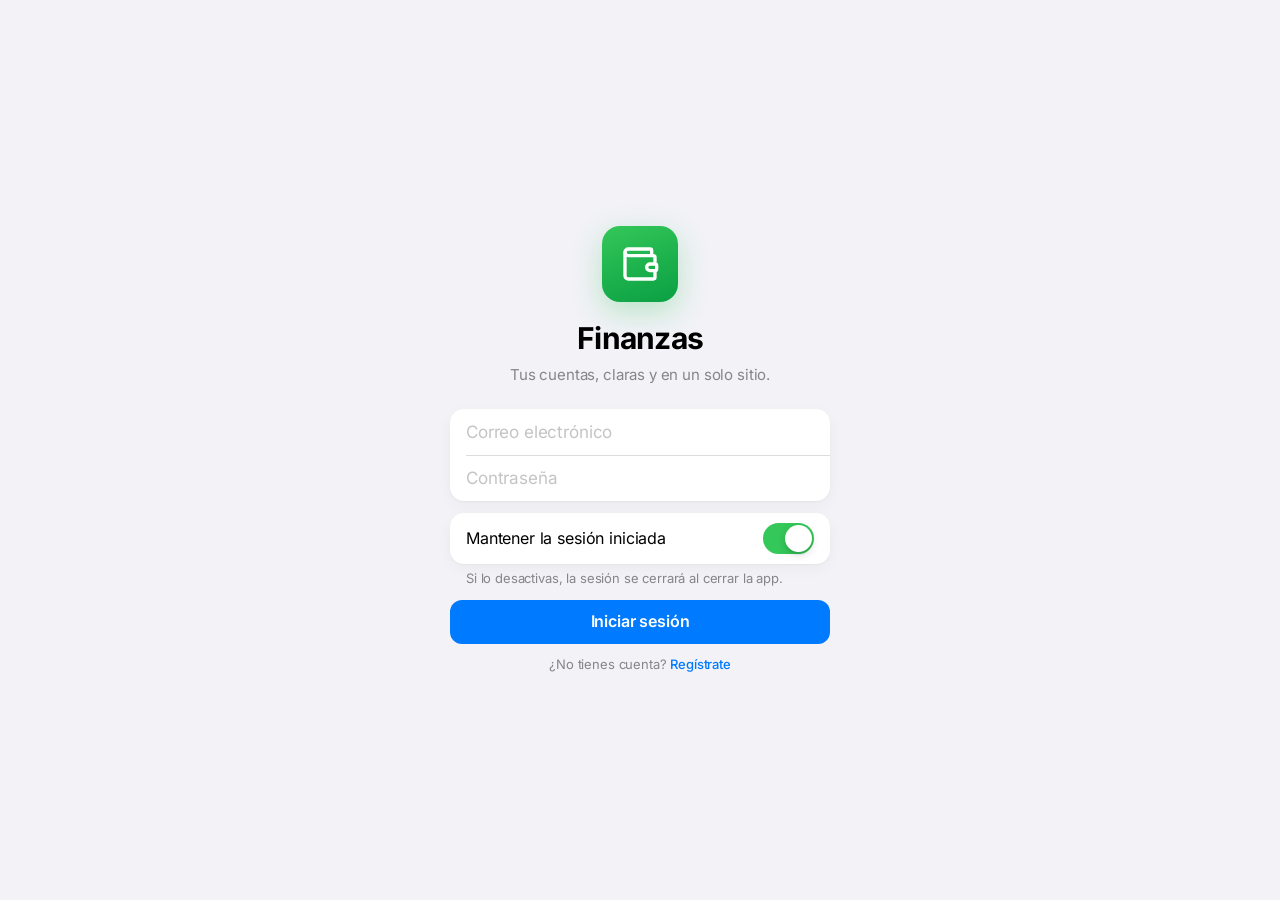
<file: index.html>
<!doctype html>
<html lang="es">
<head>
<meta charset="utf-8">
<meta name="viewport" content="width=device-width, initial-scale=1, maximum-scale=1, viewport-fit=cover">
<meta name="theme-color" content="#f2f2f7" media="(prefers-color-scheme: light)">
<meta name="theme-color" content="#000000" media="(prefers-color-scheme: dark)">
<meta name="color-scheme" content="light dark">
<meta name="apple-mobile-web-app-capable" content="yes">
<meta name="mobile-web-app-capable" content="yes">
<meta name="apple-mobile-web-app-status-bar-style" content="default">
<meta name="apple-mobile-web-app-title" content="Finanzas">

<link rel="manifest" href="manifest.webmanifest">
<link rel="icon" href="assets/icons/icon-192.png">
<link rel="apple-touch-icon" href="assets/icons/icon-180.png">
<link rel="preload" href="assets/fonts/inter-latin-var.woff2" as="font" type="font/woff2" crossorigin>

<title>Finanzas</title>

<link rel="stylesheet" href="css/tailwind.css">
<link rel="stylesheet" href="css/icons.css">
<link rel="stylesheet" href="css/apple.css">
</head>

<body>

<!-- ==========================================
     PANTALLA DE ACCESO
     ========================================== -->

<section id="auth-screen" class="auth hidden">
    <div class="auth-box">

        <div class="auth-icon"><i class="ic ic-wallet"></i></div>
        <h1>Finanzas</h1>
        <p class="lead">Tus cuentas, claras y en un solo sitio.</p>

        <form id="auth-form" class="stack-sm" novalidate>

            <div class="group">
                <div class="row">
                    <label for="auth-email" class="sr-only">Correo electrónico</label>
                    <input id="auth-email" class="field" type="email" required
                        autocomplete="email" inputmode="email" placeholder="Correo electrónico">
                </div>
                <div class="row">
                    <label for="auth-password" class="sr-only">Contraseña</label>
                    <input id="auth-password" class="field" type="password" required minlength="6"
                        autocomplete="current-password" placeholder="Contraseña">
                </div>
            </div>

            <div class="group">
                <label for="auth-remember" class="row" style="cursor:pointer">
                    <span class="row-main row-title">Mantener la sesión iniciada</span>
                    <span class="switch">
                        <input id="auth-remember" type="checkbox" checked>
                        <span></span>
                    </span>
                </label>
            </div>
            <p class="group-footer">Si lo desactivas, la sesión se cerrará al cerrar la app.</p>

            <p id="auth-message" class="hidden center small" role="status" aria-live="polite"></p>

            <button id="auth-submit" type="submit" class="btn block">Iniciar sesión</button>

        </form>

        <p class="center small mt-3">
            <span id="auth-switch-text" class="muted">¿No tienes cuenta?</span>
            <button id="auth-switch" type="button" class="link">Regístrate</button>
        </p>

    </div>
</section>


<!-- ==========================================
     APLICACIÓN
     ========================================== -->

<div id="app-root" class="hidden">

    <!-- Barra superior (ordenador) -->
    <header class="topbar">
        <div class="topbar-inner">
            <div class="brand">
                <span class="app-icon"><i class="ic ic-wallet"></i></span>
                Finanzas
            </div>

            <nav class="topnav" aria-label="Secciones">
                <button class="tab-btn active" data-target="v-dashboard"><i class="ic ic-chart-pie"></i>Resumen</button>
                <button class="tab-btn" data-target="v-movs"><i class="ic ic-list"></i>Movimientos</button>
                <button class="tab-btn" data-target="v-subs"><i class="ic ic-repeat"></i>Suscripciones</button>
                <button class="tab-btn" data-target="v-inversion"><i class="ic ic-trending-up"></i>Inversión</button>
                <button class="tab-btn" data-target="v-reglas"><i class="ic ic-wand-sparkles"></i>Reglas</button>
                <button class="tab-btn" data-target="v-datos"><i class="ic ic-cloud"></i>Datos</button>
            </nav>

            <div class="topbar-actions">
                <select id="view-acc-top" class="field sm view-acc hidden" onchange="onViewChange(this.value)" aria-label="Perfil que se ve"></select>
                <button type="button" class="priv-btn" onclick="togglePrivacy()" aria-pressed="false" title="Ocultar importes" aria-label="Ocultar importes"><i class="ic ic-eye"></i></button>
                <button id="cloud-dot" onclick="cloudDotClick()" title="Estado de la sincronización" class="pill">
                    <span id="cloud-dot-i" class="legend-dot" style="background:var(--gray)"></span>
                    <span id="cloud-dot-t">Conectando…</span>
                </button>
                <button onclick="switchTab('v-datos')" class="btn sm tinted">
                    <i class="ic ic-file-up"></i>Importar
                </button>
            </div>
        </div>
    </header>

    <!-- Barra superior (móvil) con el ojito de privacidad -->
    <div class="mobilebar">
        <div class="mobilebar-inner">
            <div class="brand">
                <span class="app-icon"><i class="ic ic-wallet"></i></span>
                Finanzas
            </div>
            <select id="view-acc-mob" class="field sm view-acc hidden" onchange="onViewChange(this.value)" aria-label="Perfil que se ve"></select>
            <button type="button" class="priv-btn" onclick="togglePrivacy()" aria-pressed="false" title="Ocultar importes" aria-label="Ocultar importes"><i class="ic ic-eye"></i></button>
        </div>
    </div>

    <!-- Aviso al arrastrar un archivo sobre la app -->
    <div id="drop-overlay" class="drop-overlay hidden" aria-hidden="true">
        <div class="drop-overlay-box"><i class="ic ic-file-up"></i><span>Suelta el CSV para importarlo</span></div>
    </div>

    <main class="app-main">

        <!-- ==========================================
             RESUMEN
             ========================================== -->

        <section id="v-dashboard" class="tab-content stack">

            <div class="page-head">
                <div>
                    <h1 class="large-title">Resumen</h1>
                </div>
                <div class="page-head-actions">
                    <button id="dash-edit-btn" type="button" class="btn sm gray" onclick="toggleDashEdit()" aria-pressed="false" title="Reordenar bloques (o mantén pulsado uno)" aria-label="Reordenar bloques"><i class="ic ic-sliders-horizontal"></i></button>
                    <select id="dash-month" onchange="renderDashboard()" class="field sm" aria-label="Periodo">
                        <option value="30d">Últimos 30 días</option>
                        <option value="">Todo</option>
                    </select>
                </div>
            </div>

            <div id="dash-edit-hint" class="edit-hint hidden">
                <span>Arrastra o quita</span>
                <span class="edit-hint-btns">
                    <button type="button" class="btn xs gray" onclick="openWidgetPicker()">+ Añadir</button>
                    <button type="button" class="btn xs" onclick="toggleDashEdit(false)">Listo</button>
                </span>
            </div>

            <div class="cmp-row">
                <select id="dash-compare" onchange="onCompareChange()" class="field sm" aria-label="Comparar con">
                    <option value="prev">Comparar con el periodo anterior</option>
                    <option value="yoy">Comparar con el año anterior</option>
                    <option value="">Sin comparar</option>
                </select>
                <span id="dash-cmp-note" class="cmp-note"></span>
            </div>

            <!-- Avisos -->
            <div id="unclassified-alert" class="hidden group banner">
                <button class="row with-icon tap" onclick="switchTab('v-movs'); filterUnclassified();">
                    <span class="icon-tile" style="background:var(--orange)"><i class="ic ic-circle-help"></i></span>
                    <span class="row-main">
                        <span class="row-title" style="display:block">Movimientos sin categoría</span>
                        <span id="unclassified-count" class="row-sub" style="display:block"></span>
                    </span>
                    <i class="ic ic-chevron-right row-chevron"></i>
                </button>
                <button type="button" class="banner-x" onclick="dismissUnclassifiedAlert()" aria-label="Cerrar aviso" title="Cerrar"><i class="ic ic-x"></i></button>
            </div>

            <div id="stale-alert" class="hidden group banner">
                <div class="row with-icon">
                    <span class="icon-tile" style="background:var(--blue)"><i class="ic ic-file-up"></i></span>
                    <span class="row-main">
                        <span class="row-title" style="display:block">Toca importar movimientos</span>
                        <span id="stale-text" class="row-sub" style="display:block"></span>
                    </span>
                    <span class="stale-btns">
                        <button type="button" class="btn xs gray" onclick="snoozeStaleAlert()">Ahora no</button>
                        <button type="button" class="btn xs" onclick="switchTab('v-datos')">Importar</button>
                    </span>
                </div>
            </div>

            <div id="bizum-alert" class="hidden"></div>

            <div id="dash-empty" class="hidden" style="margin-bottom:16px">
                <div class="card center" style="padding:28px 16px">
                    <p class="small muted" style="margin-bottom:12px">No tienes ningún widget en el Resumen.</p>
                    <button type="button" class="btn sm" onclick="openWidgetPicker()">+ Añadir widgets</button>
                </div>
            </div>
            <div id="dash-widgets" class="dash-widgets">

            <!-- Saldo -->
            <div class="dw dw-12" data-w="saldo">
            <div class="card hero">
                <div class="hero-label">Saldo actual</div>
                <div id="kpi-saldo" class="hero-amount num priv">0,00 €</div>
                <div id="kpi-patrimonio" class="hero-sub num priv hidden"></div>
                <div id="saldo-range" class="hero-sub num priv"></div>
                <div class="chart-box hero-chart"><canvas id="chart-saldo"></canvas></div>
            </div>
            </div>

            <div class="dw dw-12" data-w="kpis">
            <div class="grid-2 grid-4">
                <div class="card stat tap" role="button" tabindex="0" onclick="drillToMovs({type:'expense'})" onkeydown="if(event.key==='Enter')drillToMovs({type:'expense'})" aria-label="Ver gastos en Movimientos">
                    <div class="stat-top"><span class="dot" style="background:var(--red)"><i class="ic ic-arrow-down"></i></span>Gastos</div>
                    <div id="kpi-gasto" class="stat-value num priv">0,00 €</div>
                    <div id="d-gasto" class="delta"></div>
                </div>
                <div class="card stat tap" role="button" tabindex="0" onclick="drillToMovs({type:'income'})" onkeydown="if(event.key==='Enter')drillToMovs({type:'income'})" aria-label="Ver ingresos en Movimientos">
                    <div class="stat-top"><span class="dot" style="background:var(--green)"><i class="ic ic-arrow-up"></i></span>Ingresos</div>
                    <div id="kpi-ingreso" class="stat-value num priv">0,00 €</div>
                    <div id="d-ingreso" class="delta"></div>
                </div>
                <div class="card stat">
                    <div class="stat-top"><span class="dot" style="background:var(--blue)"><i class="ic ic-scale"></i></span>Balance</div>
                    <div id="kpi-balance" class="stat-value num priv">0,00 €</div>
                    <div id="d-balance" class="delta"></div>
                </div>
                <div class="card stat">
                    <div class="stat-top"><span class="dot" style="background:var(--indigo)"><i class="ic ic-percent"></i></span>Ahorro</div>
                    <div id="kpi-ahorro" class="stat-value num">0,0%</div>
                    <div id="d-ahorro" class="delta"></div>
                    <div class="row-sub num">Gasto medio <span id="kpi-diario" class="priv">0,00 €</span>/día</div>
                </div>
            </div>

            </div>

            <!-- Patrimonio -->
            <div class="dw dw-12" data-w="patrimonio">
            <div id="pat-card" class="card">
                <div class="card-head">
                    <h2 class="card-title">Patrimonio</h2>
                    <div class="mnav">
                        <button id="pat-r12" type="button" class="active" onclick="setPatrimonioRange(false)">12 m</button>
                        <button id="pat-rall" type="button" onclick="setPatrimonioRange(true)">Todo</button>
                    </div>
                </div>
                <div id="pat-body">
                    <div id="pat-head"></div>
                    <div id="pat-chart-box" class="chart-box"><canvas id="chart-patrimonio"></canvas></div>
                </div>
            </div>
            </div>

            <!-- Cierre de mes -->
            <div class="dw dw-12" data-w="cierre">
            <div id="cierre-card" class="card">
                <div class="card-head">
                    <h2 class="card-title">Cierre de mes</h2>
                    <div class="mnav">
                        <button id="cierre-prev" type="button" onclick="cierreMove(-1)" aria-label="Mes anterior"><i class="ic ic-chevron-left"></i></button>
                        <span id="cierre-label" class="small bold"></span>
                        <button id="cierre-next" type="button" onclick="cierreMove(1)" aria-label="Mes siguiente"><i class="ic ic-chevron-right"></i></button>
                    </div>
                </div>
                <div id="cierre-body"></div>
            </div>
            </div>

            <!-- Proyección de saldo -->
            <div class="dw dw-12" data-w="forecast">
            <div id="fc-card" class="card">
                <div class="card-head">
                    <h2 class="card-title">Proyección de saldo</h2>
                    <div class="seg" role="group" aria-label="Horizonte">
                        <button id="fc-m3" type="button" class="on" onclick="setForecastMonths(3)">3 meses</button>
                        <button id="fc-m6" type="button" onclick="setForecastMonths(6)">6 meses</button>
                    </div>
                </div>
                <div id="fc-body">
                    <div id="fc-summary"></div>
                    <div class="chart-box"><canvas id="chart-forecast"></canvas></div>
                    <div id="fc-note" class="fc-note"></div>
                    <div id="fc-flows" class="group mt-3"></div>
                    <div class="group mt-3">
                        <label for="fc-inv" class="row" style="cursor:pointer">
                            <span class="row-main"><span class="row-title" style="display:block">Seguir aportando a inversión</span><span class="row-sub" style="display:block">Apágalo para ver el saldo sin nuevos traspasos</span></span>
                            <span class="switch"><input id="fc-inv" type="checkbox" checked onchange="setForecastInv(this.checked)"><span></span></span>
                        </label>
                    </div>
                    <h3 class="group-header">Recurrentes detectados</h3>
                    <div id="fc-list" class="group"></div>
                    <p class="fc-note">Toca un recurrente para excluirlo de la previsión si no lo reconoces o lo has cancelado.</p>
                </div>
                <p id="fc-empty" class="small muted center hidden"></p>
            </div>
            </div>

            <div class="dw dw-7" data-w="mensual">
                <div class="card">
                    <div class="card-head">
                        <h2 class="card-title">Ingresos y gastos</h2>
                        <span class="xsmall muted">Últimos 12 meses</span>
                    </div>
                    <div class="chart-box"><canvas id="chart-mensual"></canvas></div>
                </div>
            </div>

            <div class="dw dw-5" data-w="categorias">
                <div class="card">
                    <div class="card-head">
                        <h2 class="card-title">Por categoría</h2>
                    </div>
                    <div class="chart-box donut"><canvas id="chart-categorias"></canvas></div>
                    <div id="cat-legend" class="mt-3"></div>
                </div>
            </div>

            <div class="dw dw-6" data-w="shops">
                <div>
                    <h3 class="group-header">Dónde más gastas</h3>
                    <div id="top-shops-list" class="group"></div>
                </div>
            </div>

            <div class="dw dw-6" data-w="insights">
                <div>
                    <h3 class="group-header">Observaciones</h3>
                    <div id="insights-container" class="group"></div>
                </div>
            </div>

            </div>

        </section>


        <!-- ==========================================
             MOVIMIENTOS + ETIQUETAS
             ========================================== -->

        <section id="v-movs" class="tab-content hidden stack">

            <div class="page-head">
                <h1 class="large-title">Movimientos</h1>
                <div class="page-head-actions">
                    <button type="button" class="btn sm tinted" onclick="openGroups()" title="Gasto en grupo con ticket" aria-label="Gasto en grupo con ticket"><i class="ic ic-receipt"></i> Ticket</button>
                </div>
            </div>

            <div class="seg" role="tablist" aria-label="Vista">
                <button id="seg-movs" class="on" onclick="showMovsView('list')">Movimientos</button>
                <button id="seg-tags" onclick="showMovsView('tags')">Etiquetas</button>
            </div>

            <!-- Lista de movimientos -->
            <div id="movs-view" class="stack">

                <div class="flex gap-2 items-center">
                    <div class="search grow">
                        <i class="ic ic-search"></i>
                        <input type="search" id="filter-search" class="field" oninput="renderMovimientos()" placeholder="Buscar" autocomplete="off">
                    </div>
                    <button id="filters-btn" class="btn sm gray" onclick="toggleFilters()" aria-expanded="false">
                        <i class="ic ic-sliders-horizontal"></i><span id="filters-count">Filtros</span>
                    </button>
                </div>

                <div id="movs-chips" class="hidden" style="display:flex;flex-wrap:wrap;gap:6px"></div>

                <div id="filters-panel" class="hidden stack-sm fade-in">
                    <div class="group">
                        <div class="row">
                            <span class="row-main row-title">Categoría</span>
                            <select id="filter-cat" class="field sm" onchange="renderMovimientos()"><option value="">Todas</option></select>
                        </div>
                        <div class="row">
                            <span class="row-main row-title">Etiqueta</span>
                            <select id="filter-tag" class="field sm" onchange="renderMovimientos()"><option value="">Todas</option></select>
                        </div>
                        <div class="row">
                            <span class="row-main row-title">Tipo</span>
                            <select id="filter-type" class="field sm" onchange="renderMovimientos()">
                                <option value="all">Todos</option>
                                <option value="expense">Gastos</option>
                                <option value="income">Ingresos</option>
                            </select>
                        </div>
                        <div class="row">
                            <span class="row-main row-title">Mes</span>
                            <select id="filter-month" class="field sm" onchange="renderMovimientos()"><option value="">Todos</option></select>
                        </div>
                        <div class="row">
                            <span class="row-main row-title">Desde</span>
                            <input type="date" id="filter-date-from" class="field sm" onchange="renderMovimientos()">
                        </div>
                        <div class="row">
                            <span class="row-main row-title">Hasta</span>
                            <input type="date" id="filter-date-to" class="field sm" onchange="renderMovimientos()">
                        </div>
                        <button class="row action" onclick="clearMovFilters()">Quitar filtros</button>
                    </div>

                    <div>
                        <h3 class="group-header">Etiquetar todo lo filtrado</h3>
                        <div class="group">
                            <div class="row">
                                <input type="text" id="bulk-tag" list="tag-list" class="field grow" placeholder="Ej. ViajeMexico">
                                <button id="bulk-tag-btn" class="btn sm" onclick="bulkTagFiltered()">Aplicar</button>
                            </div>
                        </div>
                        <p class="group-footer">Filtra por las fechas de un viaje o evento y ponles la misma etiqueta de una vez.</p>
                    </div>
                </div>

                <datalist id="tag-list"></datalist>

                <p id="movs-counter" class="group-footer" style="margin:0"></p>

                <div id="movs-cards"></div>

            </div>

            <!-- Etiquetas -->
            <div id="tags-view" class="hidden stack">
                <p class="page-sub" style="padding:0 4px">Coste real de viajes, eventos y proyectos. Las etiquetas no cambian la categoría y descuentan los Bizums vinculados.</p>
                <div id="tags-container" class="stack grid-lg-2"></div>
            </div>

        </section>


        <!-- ==========================================
             INVERSIÓN
             ========================================== -->

        <section id="v-subs" class="tab-content hidden stack">

            <div class="page-head">
                <div>
                    <h1 class="large-title">Suscripciones</h1>
                    <p class="page-sub">Lo que pagas cada semana, mes o año, y cuánto suma.</p>
                </div>
            </div>

            <div id="subs-root" class="stack"></div>

        </section>


        <section id="v-inversion" class="tab-content hidden stack">

            <div class="page-head">
                <h1 class="large-title">Inversión</h1>
            </div>

            <div class="card hero">
                <div id="inv-kpi-valor-label" class="hero-label">Valor actual</div>
                <div id="inv-kpi-valor" class="hero-amount num priv">—</div>
                <div class="hero-sub num priv">
                    <span id="inv-kpi-rent">—</span>
                    <span id="inv-kpi-rent-pct"></span>
                </div>
            </div>

            <div class="group priv">
                <div class="row"><span class="row-main row-title">Aportado neto</span><span id="inv-kpi-neto" class="row-value num">0,00 €</span></div>
                <div class="row"><span class="row-main row-title">Aportaciones</span><span id="inv-kpi-in" class="row-value num">0,00 €</span></div>
                <div class="row"><span class="row-main row-title">Retiradas</span><span id="inv-kpi-out" class="row-value num">0,00 €</span></div>
            </div>

            <div class="card">
                <div class="card-head">
                    <h2 class="card-title">Evolución</h2>
                    <span class="xsmall muted">Aportado vs. valor</span>
                </div>
                <div class="chart-box priv"><canvas id="chart-inv"></canvas></div>
            </div>

            <div id="xray-card" class="card hidden">
                <div class="card-head">
                    <h2 class="card-title">Composición de la cartera</h2>
                    <span class="xsmall muted">Informe X-Ray</span>
                </div>
                <div id="xray-body" class="priv"></div>
            </div>

            <div class="grid-lg-2 stack">
                <div>
                    <h3 class="group-header">Informe X-Ray (PDF)</h3>
                    <div id="xray-drop" class="drop" role="button" tabindex="0">
                        <input type="file" id="xray-file-input" accept=".pdf,application/pdf" class="hidden" onchange="handleXRayFile(event)">
                        <span class="icon-tile"><i class="ic ic-file-up"></i></span>
                        <span class="bold">Subir informe X-Ray</span>
                        <span class="small muted">PDF de MyInvestor · una vez al mes</span>
                    </div>
                    <div id="xray-result" class="hidden result mt-2"></div>
                    <p class="group-footer">Se actualizan el reparto, los fondos y el valor de la cartera.</p>

                    <h3 class="group-header mt-3">Valor de la cartera</h3>
                    <div class="group">
                        <div class="row">
                            <span class="row-main row-title">Fecha</span>
                            <input type="date" id="inv-val-date" class="field sm">
                        </div>
                        <div class="row">
                            <span class="row-main row-title">Valor</span>
                            <input type="number" step="0.01" inputmode="decimal" id="inv-val-amount" class="field sm right" placeholder="0,00 €" style="width:120px">
                        </div>
                        <button class="row action" onclick="addInvValue()">Guardar valor</button>
                    </div>
                    <p class="group-footer">Añádelo cuando quieras (por ejemplo, a fin de mes) para calcular la rentabilidad.</p>
                    <div id="inv-values-list" class="group mt-3 priv"></div>
                </div>

                <div>
                    <h3 class="group-header">Importar movimientos</h3>
                    <div id="inv-drop" class="drop" role="button" tabindex="0">
                        <input type="file" id="inv-file-input" accept=".csv,.txt,text/csv" class="hidden" onchange="handleInvFile(event)">
                        <span class="icon-tile"><i class="ic ic-file-up"></i></span>
                        <span class="bold">Elegir CSV de inversión</span>
                        <span class="small muted">Detecta separador, fechas y decimales</span>
                    </div>
                    <div id="inv-result" class="hidden result mt-2"></div>

                    <div id="inv-map-panel" class="hidden card mt-2 stack-sm">
                        <p class="small bold" style="margin:0">¿Qué columna es cada dato? (solo la primera vez)</p>
                        <div id="inv-map-selects" class="grid-2 small"></div>
                        <div style="overflow-x:auto"><table id="inv-map-preview" class="xsmall" style="width:100%"></table></div>
                        <div class="flex gap-2">
                            <button class="btn sm" onclick="confirmInvMapping()">Importar</button>
                            <button class="btn sm gray" onclick="cancelInvMapping()">Cancelar</button>
                        </div>
                    </div>

                    <div class="group mt-3">
                        <div class="row">
                            <span class="row-main row-title">Signo</span>
                            <select id="inv-sign" class="field sm" onchange="setInvSign(this.value)">
                                <option value="1">Positivo = aportación</option>
                                <option value="-1">Negativo = aportación</option>
                            </select>
                        </div>
                        <button class="row action" onclick="forgetInvMap()">Olvidar columnas guardadas</button>
                        <button class="row destructive" style="justify-content:flex-start" onclick="wipeInvData()">Borrar datos de inversión</button>
                    </div>
                </div>
            </div>

            <div>
                <h3 class="group-header" id="inv-counter"></h3>
                <div id="inv-table-body" class="group priv"></div>
            </div>

        </section>


        <!-- ==========================================
             REGLAS
             ========================================== -->

        <section id="v-reglas" class="tab-content hidden stack">

            <div class="page-head">
                <div>
                    <h1 class="large-title">Reglas</h1>
                    <p class="page-sub">Clasifican solos los movimientos al importar.</p>
                </div>
            </div>

            <div>
                <h3 class="group-header">Nueva regla</h3>
                <div class="group">
                    <div class="row">
                        <input type="text" id="rule-pattern" class="field grow" placeholder="Texto del concepto (ej. MERCADONA)">
                    </div>
                    <div class="row">
                        <span class="row-main row-title">Categoría</span>
                        <select id="rule-category" class="field sm"></select>
                    </div>
                    <button class="row action" onclick="addRuleFromInput()"><i class="ic ic-plus"></i>Añadir regla</button>
                </div>
                <p class="group-footer">No distingue mayúsculas ni tildes.</p>
            </div>

            <div>
                <div class="search mb-search">
                    <i class="ic ic-search"></i>
                    <input type="search" id="rule-search" class="field" placeholder="Buscar regla" oninput="renderReglas()" autocomplete="off">
                </div>
                <h3 class="group-header mt-3"><span id="rules-count">0</span> reglas</h3>
                <div id="rules-table-body" class="group"></div>
            </div>

        </section>


        <!-- ==========================================
             DATOS
             ========================================== -->

        <section id="v-datos" class="tab-content hidden stack">

            <div class="page-head">
                <h1 class="large-title">Datos</h1>
            </div>

            <div id="visa-section" class="hidden">
                <h3 class="group-header">Recibos de la tarjeta</h3>
                <div id="visa-list" class="group"></div>
                <div class="group mt-2"><button type="button" class="row action" onclick="reconcileVisa()"><i class="ic ic-refresh-cw"></i>Cuadrar recibos ahora</button></div>
                <p class="group-footer">El «RECIBO VISA» de la cuenta suma las compras de la tarjeta. Al cuadrarlo se oculta y queda como traspaso, para que solo cuenten las compras con su categoría. No se borra: así el saldo sigue cuadrando.</p>
            </div>

            <div>
                <h3 class="group-header">Perfiles</h3>
                <div id="profiles-list" class="group"></div>
                <div class="group mt-2">
                    <div class="row"><input id="profile-new-name" class="field sm" type="text" maxlength="40" placeholder="Nombre (p. ej. Tarjeta de crédito)" autocomplete="off" style="width:100%"></div>
                    <div class="row"><input id="profile-new-bank" class="field sm" type="text" maxlength="40" placeholder="Banco (p. ej. Laboral Kutxa)" autocomplete="off" style="width:100%"></div>
                    <button type="button" class="row action" onclick="createProfile()"><i class="ic ic-plus"></i>Crear perfil</button>
                </div>
                <p class="group-footer">Cada perfil es una cuenta o tarjeta. Arriba eliges si ver todos juntos o uno solo. El patrimonio suma siempre todos. Los pagos de la tarjeta y los traspasos entre perfiles se marcan con la categoría «Traspaso entre cuentas» para que no cuenten dos veces.</p>
            </div>

            <div>
                <h3 class="group-header">Importar extracto</h3>
                <div class="group">
                    <div class="row">
                        <span class="row-main row-title">Importar en el perfil</span>
                        <select id="import-account" class="field sm" style="max-width:60%"><option value="">Cargando…</option></select>
                    </div>
                </div>
                <div id="drop-zone" class="drop mt-2" role="button" tabindex="0">
                    <input type="file" id="csv-file-input" accept=".csv,text/csv,.pdf,application/pdf" class="hidden" onchange="handleFileSelect(event)">
                    <span class="icon-tile"><i class="ic ic-file-up"></i></span>
                    <span class="bold">Elegir CSV o PDF de Laboral Kutxa</span>
                    <span class="small muted">Los movimientos repetidos se omiten solos</span>
                </div>
                <div id="import-result" class="hidden result mt-2"></div>
                <div id="import-preview" class="hidden mt-2"></div>
            </div>

            <div>
                <h3 class="group-header">Movimientos repetidos</h3>
                <div class="group">
                    <button id="dup-scan-btn" class="row action" onclick="scanDuplicates()"><i class="ic ic-search"></i>Buscar repetidos en esta cuenta</button>
                </div>
                <div id="dup-result" class="hidden mt-2"></div>
                <p class="group-footer">Busca movimientos con la misma fecha, importe y concepto guardados en importaciones distintas.</p>
            </div>

            <div class="grid-lg-2 stack">
                <div>
                    <h3 class="group-header">Bizums compartidos</h3>
                    <div class="group">
                        <div class="row">
                            <span class="row-main row-title">Gasto mínimo</span>
                            <input type="number" id="set-bizum-min" min="1" step="1" inputmode="numeric" class="field plain num" style="width:80px" onchange="saveBizumSettings()">
                            <span class="muted">€</span>
                        </div>
                        <div class="row">
                            <span class="row-main row-title">Días para recibirlos</span>
                            <input type="number" id="set-bizum-days" min="1" max="14" step="1" inputmode="numeric" class="field plain num" style="width:60px" onchange="saveBizumSettings()">
                        </div>
                        <button class="row action" onclick="resetDismissed()">Recuperar sugerencias descartadas</button>
                    </div>
                    <p class="group-footer">Si tras un gasto llegan Bizums por una parte exacta (½, ⅓, ¼…), se propone agruparlos.</p>
                </div>

                <div>
                    <h3 class="group-header">Últimas importaciones</h3>
                    <div id="import-history-body" class="group"></div>
                </div>
            </div>

            <div class="grid-lg-2 stack">
                <div>
                    <h3 class="group-header">Cuenta</h3>
                    <div class="group">
                        <div class="row">
                            <span class="icon-tile round" style="background:var(--gray)"><i class="ic ic-circle-user"></i></span>
                            <span class="row-main">
                                <span id="cloud-user" class="row-title" style="display:block"></span>
                                <span id="cloud-remember" class="row-sub" style="display:block"></span>
                            </span>
                        </div>
                        <div class="row">
                            <span class="row-main row-title">Base de datos</span>
                            <span id="cloud-status-text" class="row-sub right" style="max-width:60%">Comprobando…</span>
                        </div>
                        <button id="cloud-sync-btn" class="row action" onclick="cloudSyncNow()">Recargar datos</button>
                        <button class="row destructive" onclick="logoutFinanzas()">Cerrar sesión</button>
                    </div>
                </div>

                <div>
                    <h3 class="group-header">Copia de seguridad</h3>
                    <div class="group">
                        <button class="row action" onclick="exportBackupJSON()"><i class="ic ic-download"></i>Descargar copia (.json)</button>
                        <label class="row action" style="cursor:pointer"><i class="ic ic-upload"></i>Restaurar copia
                            <input type="file" accept=".json" class="hidden" onchange="importBackupJSON(event)">
                        </label>
                    </div>
                    <p class="group-footer">Incluye todo lo guardado en la base de datos: movimientos, etiquetas, Bizums, reglas e inversión. Al restaurarla se vuelve a guardar en la base de datos. Además se hace una copia automática cada domingo.</p>
                </div>
            </div>

            <div>
                <div class="group">
                    <button class="row destructive" onclick="wipeAllData()">Borrar datos de este dispositivo</button>
                </div>
                <p class="group-footer">Lo guardado en la base de datos no se borra.</p>
            </div>

        </section>

    </main>

    <!-- Barra de pestañas (móvil) -->
    <nav class="tabbar" aria-label="Secciones">
        <button class="tab-btn active" data-target="v-dashboard"><i class="ic ic-chart-pie"></i>Resumen</button>
        <button class="tab-btn" data-target="v-movs"><i class="ic ic-list"></i>Movimientos</button>
        <button class="tab-btn" data-target="v-subs"><i class="ic ic-repeat"></i>Suscrip.</button>
        <button class="tab-btn" data-target="v-inversion"><i class="ic ic-trending-up"></i>Inversión</button>
        <button class="tab-btn" data-target="v-reglas"><i class="ic ic-wand-sparkles"></i>Reglas</button>
        <button class="tab-btn" data-target="v-datos"><i class="ic ic-cloud"></i>Datos<span id="tab-sync-badge" class="badge-dot hidden"></span></button>
    </nav>

    <!-- Botón flotante: añadir un gasto a mano -->
    <button type="button" id="fab-add" class="fab" onclick="openManualExpense()" aria-label="Añadir gasto" title="Añadir gasto"><i class="ic ic-plus"></i></button>

</div>

<!-- Mensaje flotante -->
<div id="toast-message" role="status" aria-live="polite">
    <i id="toast-icon" class="ic ic-circle-check"></i>
    <span id="toast-text"></span>
</div>

<!-- Confirmación -->
<div id="confirm-modal" class="hidden" role="alertdialog" aria-modal="true" aria-labelledby="confirm-text">
    <div class="alert">
        <p id="confirm-text"></p>
        <div class="alert-actions">
            <button id="confirm-no">Cancelar</button>
            <button id="confirm-yes">Aceptar</button>
        </div>
    </div>
</div>

<div id="bizum-modal" class="hidden" role="dialog" aria-modal="true" aria-labelledby="bizum-pick-title">
    <div class="alert cat-new">
        <p id="bizum-pick-title" style="padding-bottom:2px;font-weight:600;font-size:17px">Agrupar Bizums</p>
        <div id="bizum-pick-sub" class="xsmall muted" style="padding:0 16px 8px"></div>
        <label class="pick-all xsmall"><input type="checkbox" id="bizum-pick-all" onchange="onBizumPickAll(this.checked)"> Buscar en todos los movimientos (cualquier fecha)</label>
        <div id="bizum-pick-searchbox" class="hidden" style="padding:0 16px 8px"><input id="bizum-pick-search" class="field sm" type="search" placeholder="Buscar por nombre o importe" autocomplete="off" style="width:100%" oninput="paintBizumPickList()"></div>
        <div id="bizum-pick-list" class="pick-list" onchange="onBizumPickToggle(event)"></div>
        <div id="bizum-pick-sum" class="pick-sum"></div>
        <div class="alert-actions">
            <button type="button" onclick="closeBizumPicker()">Cancelar</button>
            <button type="button" onclick="applyBizumPick()">Guardar grupo</button>
        </div>
    </div>
</div>

<div id="visa-modal" class="hidden" role="dialog" aria-modal="true" aria-labelledby="visa-pick-title">
    <div class="alert cat-new">
        <p id="visa-pick-title" style="padding-bottom:2px;font-weight:600;font-size:17px">Vincular recibo</p>
        <div id="visa-pick-sub" class="xsmall muted" style="padding:0 16px 8px"></div>
        <div id="visa-pick-list" class="pick-list" onchange="onVisaPickToggle(event)"></div>
        <div id="visa-pick-sum" class="pick-sum"></div>
        <div class="alert-actions">
            <button type="button" onclick="closeVisaPicker()">Cancelar</button>
            <button type="button" id="visa-pick-ok" onclick="applyVisaPick()">Vincular</button>
        </div>
    </div>
</div>

<div id="widget-modal" class="hidden" role="dialog" aria-modal="true" aria-labelledby="widget-title">
    <div class="alert grp-sheet">
        <p id="widget-title" style="padding-bottom:6px;font-weight:600;font-size:17px">Widgets del Resumen</p>
        <div id="widget-body" class="grp-body"></div>
        <div class="alert-actions" style="grid-template-columns:1fr"><button type="button" onclick="closeWidgetPicker()">Listo</button></div>
    </div>
</div>

<div id="group-modal" class="hidden" role="dialog" aria-modal="true" aria-labelledby="group-title">
    <div class="alert grp-sheet">
        <p id="group-title" style="padding-bottom:6px;font-weight:600;font-size:17px">Gastos en grupo</p>
        <div id="group-body" class="grp-body"></div>
        <div id="group-actions" class="alert-actions"></div>
    </div>
</div>

<div id="cat-modal" class="hidden" role="dialog" aria-modal="true" aria-labelledby="cat-modal-title">
    <div class="alert cat-new">
        <p id="cat-modal-title" style="padding-bottom:10px;font-weight:600;font-size:17px">Nueva categoría</p>
        <div class="cat-new-body">
            <div class="cat-new-name">
                <span id="cat-new-preview"></span>
                <input id="cat-new-name" class="field" type="text" maxlength="30" placeholder="Nombre (p. ej. Gimnasio)" autocomplete="off">
            </div>
            <div id="cat-new-icons" class="cat-picker" aria-label="Icono"></div>
            <div id="cat-new-colors" class="cat-picker colors" aria-label="Color"></div>
            <div id="cat-new-error" class="xsmall" style="color:var(--red);min-height:16px"></div>
        </div>
        <div class="alert-actions">
            <button id="cat-new-cancel" type="button">Cancelar</button>
            <button id="cat-new-ok" type="button">Crear</button>
        </div>
    </div>
</div>

<div id="manual-modal" class="hidden" role="dialog" aria-modal="true" aria-labelledby="manual-modal-title">
    <div class="alert cat-new">
        <p id="manual-modal-title" style="padding-bottom:10px;font-weight:600;font-size:17px">Añadir gasto</p>
        <div class="cat-new-body">
            <div class="seg" role="group" aria-label="Tipo de movimiento">
                <button type="button" id="manual-seg-exp" class="on">Gasto</button>
                <button type="button" id="manual-seg-inc">Ingreso</button>
            </div>
            <label class="small" style="display:grid;gap:6px">Cantidad (€)
                <input id="manual-amount" class="field" type="text" inputmode="decimal" placeholder="0,00" autocomplete="off">
            </label>
            <label class="small" style="display:grid;gap:6px">¿En qué ha sido?
                <input id="manual-name" class="field" type="text" maxlength="60" placeholder="Ej. Café en efectivo" autocomplete="off">
            </label>
            <label id="manual-acc-wrap" class="small hidden" style="display:grid;gap:6px">Perfil
                <select id="manual-acc" class="field"></select>
            </label>
            <label class="small" style="display:grid;gap:6px">Categoría
                <select id="manual-cat" class="field"></select>
            </label>
            <label class="small" style="display:grid;gap:6px">Fecha
                <input id="manual-date" class="field" type="date">
            </label>
            <div id="manual-error" class="xsmall" style="color:var(--red);min-height:16px"></div>
        </div>
        <div class="alert-actions">
            <button id="manual-cancel" type="button">Cancelar</button>
            <button id="manual-ok" type="button">Añadir</button>
        </div>
    </div>
</div>

<div id="text-modal" class="hidden" role="dialog" aria-modal="true" aria-labelledby="text-title">
    <div class="alert cat-new">
        <p id="text-title" style="padding-bottom:10px;font-weight:600;font-size:17px"></p>
        <div class="cat-new-body"><input id="text-input" class="field" type="text" maxlength="40" autocomplete="off"></div>
        <div class="alert-actions">
            <button id="text-cancel" type="button">Cancelar</button>
            <button id="text-ok" type="button">Guardar</button>
        </div>
    </div>
</div>

<div id="xray-modal" class="hidden" role="dialog" aria-modal="true" aria-labelledby="xray-modal-title">
    <div class="alert cat-new">
        <p id="xray-modal-title" style="padding-bottom:10px;font-weight:600;font-size:17px">Informe X-Ray</p>
        <div class="cat-new-body">
            <div id="xray-summary" class="small"></div>
            <label class="small" style="display:grid;gap:6px">Valor total de tu cartera (€)
                <input id="xray-total" class="field" type="text" inputmode="decimal" autocomplete="off">
            </label>
            <div id="xray-error" class="xsmall" style="color:var(--red);min-height:16px"></div>
        </div>
        <div class="alert-actions">
            <button id="xray-cancel" type="button">Cancelar</button>
            <button id="xray-ok" type="button">Guardar</button>
        </div>
    </div>
</div>

<script src="vendor/supabase-2.118.0.min.js"></script>
<script src="vendor/chart-4.4.1.min.js"></script>
<script src="vendor/papaparse-5.5.3.min.js"></script>
<script src="js/supabase.js"></script>
<script src="js/errores.js"></script>
<script src="js/auth.js"></script>
<script src="js/database.js"></script>
<script src="js/duplicados.js"></script>
<script src="js/state.js"></script>
<script src="js/utils.js"></script>
<script src="js/storage.js"></script>
<script src="js/perfiles.js"></script>
<script src="js/tarjeta.js"></script>
<script src="js/csv.js"></script>
<script src="js/import-check.js"></script>
<script src="js/bizum.js"></script>
<script src="js/ticket.js"></script>
<script src="js/grupos.js"></script>
<script src="js/tags.js"></script>
<script src="js/dashboard.js"></script>
<script src="js/layout.js"></script>
<script src="js/forecast.js"></script>
<script src="js/suscripciones.js"></script>
<script src="js/cierre.js"></script>
<script src="js/patrimonio.js"></script>
<script src="js/movimientos.js"></script>
<script src="js/gasto-manual.js"></script>
<script src="js/inversion.js"></script>
<script src="js/xray.js"></script>
<script src="js/reglas.js"></script>
<script src="js/pdf-extracto.js"></script>
<script src="js/importacion.js"></script>
<script src="js/borrar.js"></script>
<script src="js/backup.js"></script>
<script src="js/ui.js"></script>
<script src="js/cloud.js"></script>
<script src="js/app.js"></script>

<script>
if ('serviceWorker' in navigator) {
    const hadController = !!navigator.serviceWorker.controller;

    navigator.serviceWorker
        .register('sw.js', { updateViaCache: 'none' })
        .catch(() => {});

    // Cuando se publica una versión nueva, aplicarla enseguida
    navigator.serviceWorker.addEventListener('controllerchange', () => {
        if (!hadController) return;
        window.location.reload();   // los datos ya están guardados en el dispositivo
    });
}
</script>

</body>
</html>
</file>
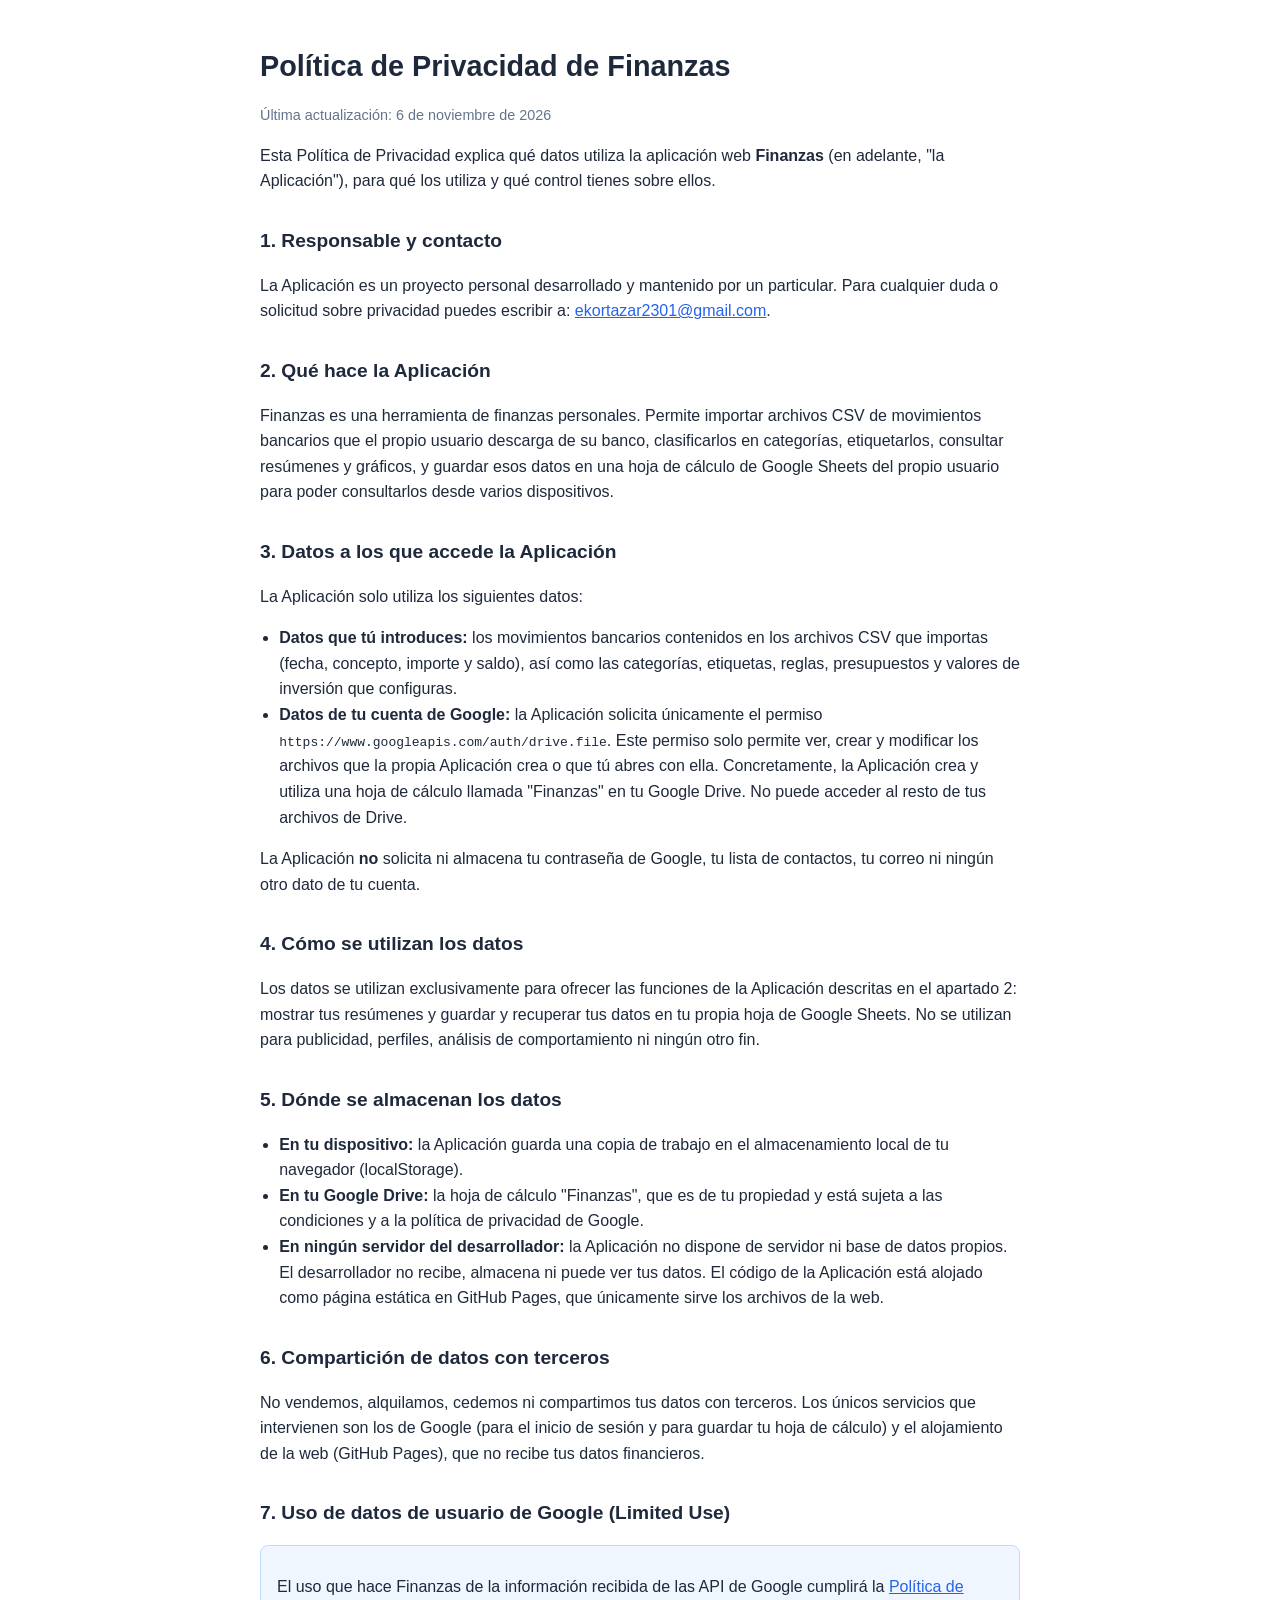
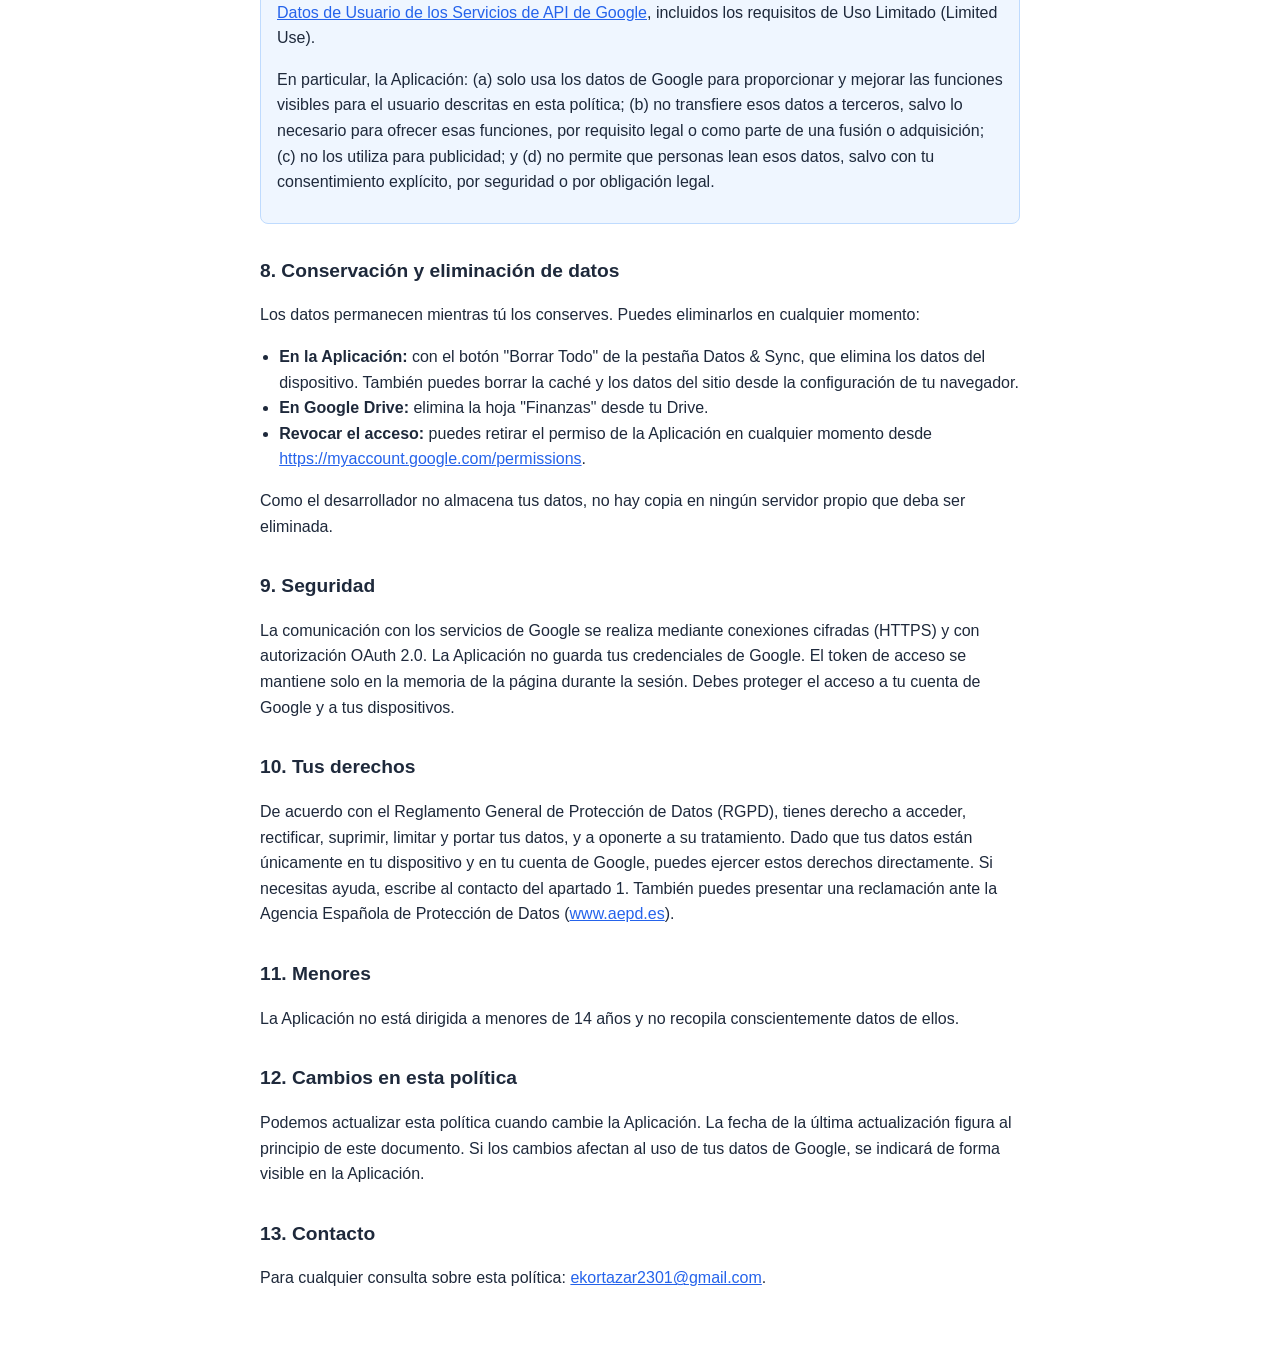
<file: privacy.html>
<!doctype html>
<html lang="es">
<head>
<meta charset="utf-8">
<meta name="viewport" content="width=device-width, initial-scale=1">
<title>Política de Privacidad - Finanzas</title>
<style>
  body { font-family: -apple-system, "Segoe UI", Roboto, Arial, sans-serif; line-height: 1.6; color: #1e293b; max-width: 760px; margin: 0 auto; padding: 24px 16px 64px; }
  h1 { font-size: 1.8rem; margin-bottom: .2rem; }
  h2 { font-size: 1.2rem; margin-top: 2rem; }
  .meta { color: #64748b; font-size: .9rem; }
  ul { padding-left: 1.2rem; }
  a { color: #2563eb; }
  .box { background: #eff6ff; border: 1px solid #bfdbfe; border-radius: 8px; padding: 12px 16px; }
</style>
</head>
<body>

<h1>Política de Privacidad de Finanzas</h1>
<p class="meta">Última actualización: 6 de noviembre de 2026</p>

<p>Esta Política de Privacidad explica qué datos utiliza la aplicación web <strong>Finanzas</strong> (en adelante, "la Aplicación"), para qué los utiliza y qué control tienes sobre ellos.</p>

<h2>1. Responsable y contacto</h2>
<p>La Aplicación es un proyecto personal desarrollado y mantenido por un particular. Para cualquier duda o solicitud sobre privacidad puedes escribir a: <a href="mailto:ekortazar2301@gmail.com">ekortazar2301@gmail.com</a>.</p>

<h2>2. Qué hace la Aplicación</h2>
<p>Finanzas es una herramienta de finanzas personales. Permite importar archivos CSV de movimientos bancarios que el propio usuario descarga de su banco, clasificarlos en categorías, etiquetarlos, consultar resúmenes y gráficos, y guardar esos datos en una hoja de cálculo de Google Sheets del propio usuario para poder consultarlos desde varios dispositivos.</p>

<h2>3. Datos a los que accede la Aplicación</h2>
<p>La Aplicación solo utiliza los siguientes datos:</p>
<ul>
  <li><strong>Datos que tú introduces:</strong> los movimientos bancarios contenidos en los archivos CSV que importas (fecha, concepto, importe y saldo), así como las categorías, etiquetas, reglas, presupuestos y valores de inversión que configuras.</li>
  <li><strong>Datos de tu cuenta de Google:</strong> la Aplicación solicita únicamente el permiso <code>https://www.googleapis.com/auth/drive.file</code>. Este permiso solo permite ver, crear y modificar los archivos que la propia Aplicación crea o que tú abres con ella. Concretamente, la Aplicación crea y utiliza una hoja de cálculo llamada "Finanzas" en tu Google Drive. No puede acceder al resto de tus archivos de Drive.</li>
</ul>
<p>La Aplicación <strong>no</strong> solicita ni almacena tu contraseña de Google, tu lista de contactos, tu correo ni ningún otro dato de tu cuenta.</p>

<h2>4. Cómo se utilizan los datos</h2>
<p>Los datos se utilizan exclusivamente para ofrecer las funciones de la Aplicación descritas en el apartado 2: mostrar tus resúmenes y guardar y recuperar tus datos en tu propia hoja de Google Sheets. No se utilizan para publicidad, perfiles, análisis de comportamiento ni ningún otro fin.</p>

<h2>5. Dónde se almacenan los datos</h2>
<ul>
  <li><strong>En tu dispositivo:</strong> la Aplicación guarda una copia de trabajo en el almacenamiento local de tu navegador (localStorage).</li>
  <li><strong>En tu Google Drive:</strong> la hoja de cálculo "Finanzas", que es de tu propiedad y está sujeta a las condiciones y a la política de privacidad de Google.</li>
  <li><strong>En ningún servidor del desarrollador:</strong> la Aplicación no dispone de servidor ni base de datos propios. El desarrollador no recibe, almacena ni puede ver tus datos. El código de la Aplicación está alojado como página estática en GitHub Pages, que únicamente sirve los archivos de la web.</li>
</ul>

<h2>6. Compartición de datos con terceros</h2>
<p>No vendemos, alquilamos, cedemos ni compartimos tus datos con terceros. Los únicos servicios que intervienen son los de Google (para el inicio de sesión y para guardar tu hoja de cálculo) y el alojamiento de la web (GitHub Pages), que no recibe tus datos financieros.</p>

<h2>7. Uso de datos de usuario de Google (Limited Use)</h2>
<div class="box">
<p>El uso que hace Finanzas de la información recibida de las API de Google cumplirá la <a href="https://developers.google.com/terms/api-services-user-data-policy">Política de Datos de Usuario de los Servicios de API de Google</a>, incluidos los requisitos de Uso Limitado (Limited Use).</p>
<p>En particular, la Aplicación: (a) solo usa los datos de Google para proporcionar y mejorar las funciones visibles para el usuario descritas en esta política; (b) no transfiere esos datos a terceros, salvo lo necesario para ofrecer esas funciones, por requisito legal o como parte de una fusión o adquisición; (c) no los utiliza para publicidad; y (d) no permite que personas lean esos datos, salvo con tu consentimiento explícito, por seguridad o por obligación legal.</p>
</div>

<h2>8. Conservación y eliminación de datos</h2>
<p>Los datos permanecen mientras tú los conserves. Puedes eliminarlos en cualquier momento:</p>
<ul>
  <li><strong>En la Aplicación:</strong> con el botón "Borrar Todo" de la pestaña Datos &amp; Sync, que elimina los datos del dispositivo. También puedes borrar la caché y los datos del sitio desde la configuración de tu navegador.</li>
  <li><strong>En Google Drive:</strong> elimina la hoja "Finanzas" desde tu Drive.</li>
  <li><strong>Revocar el acceso:</strong> puedes retirar el permiso de la Aplicación en cualquier momento desde <a href="https://myaccount.google.com/permissions">https://myaccount.google.com/permissions</a>.</li>
</ul>
<p>Como el desarrollador no almacena tus datos, no hay copia en ningún servidor propio que deba ser eliminada.</p>

<h2>9. Seguridad</h2>
<p>La comunicación con los servicios de Google se realiza mediante conexiones cifradas (HTTPS) y con autorización OAuth 2.0. La Aplicación no guarda tus credenciales de Google. El token de acceso se mantiene solo en la memoria de la página durante la sesión. Debes proteger el acceso a tu cuenta de Google y a tus dispositivos.</p>

<h2>10. Tus derechos</h2>
<p>De acuerdo con el Reglamento General de Protección de Datos (RGPD), tienes derecho a acceder, rectificar, suprimir, limitar y portar tus datos, y a oponerte a su tratamiento. Dado que tus datos están únicamente en tu dispositivo y en tu cuenta de Google, puedes ejercer estos derechos directamente. Si necesitas ayuda, escribe al contacto del apartado 1. También puedes presentar una reclamación ante la Agencia Española de Protección de Datos (<a href="https://www.aepd.es">www.aepd.es</a>).</p>

<h2>11. Menores</h2>
<p>La Aplicación no está dirigida a menores de 14 años y no recopila conscientemente datos de ellos.</p>

<h2>12. Cambios en esta política</h2>
<p>Podemos actualizar esta política cuando cambie la Aplicación. La fecha de la última actualización figura al principio de este documento. Si los cambios afectan al uso de tus datos de Google, se indicará de forma visible en la Aplicación.</p>

<h2>13. Contacto</h2>
<p>Para cualquier consulta sobre esta política: <a href="mailto:ekortazar2301@gmail.com">ekortazar2301@gmail.com</a>.</p>

</body>
</html>
</file>
<file: css/icons.css>
/* Iconos (Lucide, licencia ISC) como máscaras: toman el color del texto */
.ic,.fa-solid{display:inline-block;width:1.05em;height:1.05em;flex:none;background-color:currentColor;-webkit-mask:var(--i) center/contain no-repeat;mask:var(--i) center/contain no-repeat;vertical-align:-0.15em;font-style:normal}
.fa-solid::before{content:none!important}
.ic-arrow-down,.fa-arrow-down-long{--i:url("data:image/svg+xml,<svg xmlns='http://www.w3.org/2000/svg' width='24' height='24' viewBox='0 0 24 24' fill='none' stroke='currentColor' stroke-width='2' stroke-linecap='round' stroke-linejoin='round' > <path d='M12 5v14' /> <path d='m19 12-7 7-7-7' /> </svg>")}
.ic-arrow-down-left{--i:url("data:image/svg+xml,<svg xmlns='http://www.w3.org/2000/svg' width='24' height='24' viewBox='0 0 24 24' fill='none' stroke='currentColor' stroke-width='2' stroke-linecap='round' stroke-linejoin='round' > <path d='M17 7 7 17' /> <path d='M17 17H7V7' /> </svg>")}
.ic-arrow-left-right{--i:url("data:image/svg+xml,<svg xmlns='http://www.w3.org/2000/svg' width='24' height='24' viewBox='0 0 24 24' fill='none' stroke='currentColor' stroke-width='2' stroke-linecap='round' stroke-linejoin='round' > <path d='M8 3 4 7l4 4' /> <path d='M4 7h16' /> <path d='m16 21 4-4-4-4' /> <path d='M20 17H4' /> </svg>")}
.ic-arrow-up,.fa-arrow-up-long{--i:url("data:image/svg+xml,<svg xmlns='http://www.w3.org/2000/svg' width='24' height='24' viewBox='0 0 24 24' fill='none' stroke='currentColor' stroke-width='2' stroke-linecap='round' stroke-linejoin='round' > <path d='m5 12 7-7 7 7' /> <path d='M12 19V5' /> </svg>")}
.ic-arrow-up-down{--i:url("data:image/svg+xml,<svg xmlns='http://www.w3.org/2000/svg' width='24' height='24' viewBox='0 0 24 24' fill='none' stroke='currentColor' stroke-width='2' stroke-linecap='round' stroke-linejoin='round' > <path d='m21 16-4 4-4-4' /> <path d='M17 20V4' /> <path d='m3 8 4-4 4 4' /> <path d='M7 4v16' /> </svg>")}
.ic-arrow-up-right{--i:url("data:image/svg+xml,<svg xmlns='http://www.w3.org/2000/svg' width='24' height='24' viewBox='0 0 24 24' fill='none' stroke='currentColor' stroke-width='2' stroke-linecap='round' stroke-linejoin='round' > <path d='M7 7h10v10' /> <path d='M7 17 17 7' /> </svg>")}
.ic-banknote{--i:url("data:image/svg+xml,<svg xmlns='http://www.w3.org/2000/svg' width='24' height='24' viewBox='0 0 24 24' fill='none' stroke='currentColor' stroke-width='2' stroke-linecap='round' stroke-linejoin='round' > <rect width='20' height='12' x='2' y='6' rx='2' /> <circle cx='12' cy='12' r='2' /> <path d='M6 12h.01M18 12h.01' /> </svg>")}
.ic-briefcase{--i:url("data:image/svg+xml,<svg xmlns='http://www.w3.org/2000/svg' width='24' height='24' viewBox='0 0 24 24' fill='none' stroke='currentColor' stroke-width='2' stroke-linecap='round' stroke-linejoin='round' > <path d='M16 20V4a2 2 0 0 0-2-2h-4a2 2 0 0 0-2 2v16' /> <rect width='20' height='14' x='2' y='6' rx='2' /> </svg>")}
.ic-calendar,.fa-calendar-day{--i:url("data:image/svg+xml,<svg xmlns='http://www.w3.org/2000/svg' width='24' height='24' viewBox='0 0 24 24' fill='none' stroke='currentColor' stroke-width='2' stroke-linecap='round' stroke-linejoin='round' > <path d='M8 2v3' /> <path d='M16 2v3' /> <rect x='3' y='3' width='18' height='18' rx='2' /> <path d='M3 9h18' /> </svg>")}
.ic-car{--i:url("data:image/svg+xml,<svg xmlns='http://www.w3.org/2000/svg' width='24' height='24' viewBox='0 0 24 24' fill='none' stroke='currentColor' stroke-width='2' stroke-linecap='round' stroke-linejoin='round' > <path d='M19 17h2c.6 0 1-.4 1-1v-3c0-.9-.7-1.7-1.5-1.9C18.7 10.6 16 10 16 10s-1.3-1.4-2.2-2.3c-.5-.4-1.1-.7-1.8-.7H5c-.6 0-1.1.4-1.4.9l-1.4 2.9A3.7 3.7 0 0 0 2 12v4c0 .6.4 1 1 1h2' /> <circle cx='7' cy='17' r='2' /> <path d='M9 17h6' /> <circle cx='17' cy='17' r='2' /> </svg>")}
.ic-chart-column{--i:url("data:image/svg+xml,<svg xmlns='http://www.w3.org/2000/svg' width='24' height='24' viewBox='0 0 24 24' fill='none' stroke='currentColor' stroke-width='2' stroke-linecap='round' stroke-linejoin='round' > <path d='M3 3v16a2 2 0 0 0 2 2h16' /> <path d='M18 17V9' /> <path d='M13 17V5' /> <path d='M8 17v-3' /> </svg>")}
.ic-chart-no-axes-column{--i:url("data:image/svg+xml,<svg xmlns='http://www.w3.org/2000/svg' width='24' height='24' viewBox='0 0 24 24' fill='none' stroke='currentColor' stroke-width='2' stroke-linecap='round' stroke-linejoin='round' > <path d='M5 21v-6' /> <path d='M12 21V3' /> <path d='M19 21V9' /> </svg>")}
.ic-chart-pie,.fa-chart-pie{--i:url("data:image/svg+xml,<svg xmlns='http://www.w3.org/2000/svg' width='24' height='24' viewBox='0 0 24 24' fill='none' stroke='currentColor' stroke-width='2' stroke-linecap='round' stroke-linejoin='round' > <path d='M21 12c.552 0 1.005-.449.95-.998a10 10 0 0 0-8.953-8.951c-.55-.055-.998.398-.998.95v8a1 1 0 0 0 1 1z' /> <path d='M21.21 15.89A10 10 0 1 1 8 2.83' /> </svg>")}
.ic-check{--i:url("data:image/svg+xml,<svg xmlns='http://www.w3.org/2000/svg' width='24' height='24' viewBox='0 0 24 24' fill='none' stroke='currentColor' stroke-width='2' stroke-linecap='round' stroke-linejoin='round' > <path d='M20 6 9 17l-5-5' /> </svg>")}
.ic-chevron-down{--i:url("data:image/svg+xml,<svg xmlns='http://www.w3.org/2000/svg' width='24' height='24' viewBox='0 0 24 24' fill='none' stroke='currentColor' stroke-width='2' stroke-linecap='round' stroke-linejoin='round' > <path d='m6 9 6 6 6-6' /> </svg>")}
.ic-chevron-left{--i:url("data:image/svg+xml,<svg xmlns='http://www.w3.org/2000/svg' width='24' height='24' viewBox='0 0 24 24' fill='none' stroke='currentColor' stroke-width='2' stroke-linecap='round' stroke-linejoin='round' > <path d='m15 18-6-6 6-6' /> </svg>")}
.ic-chevron-right{--i:url("data:image/svg+xml,<svg xmlns='http://www.w3.org/2000/svg' width='24' height='24' viewBox='0 0 24 24' fill='none' stroke='currentColor' stroke-width='2' stroke-linecap='round' stroke-linejoin='round' > <path d='m9 18 6-6-6-6' /> </svg>")}
.ic-circle-alert,.fa-circle-exclamation{--i:url("data:image/svg+xml,<svg xmlns='http://www.w3.org/2000/svg' width='24' height='24' viewBox='0 0 24 24' fill='none' stroke='currentColor' stroke-width='2' stroke-linecap='round' stroke-linejoin='round' > <circle cx='12' cy='12' r='10' /> <line x1='12' x2='12' y1='8' y2='12' /> <line x1='12' x2='12.01' y1='16' y2='16' /> </svg>")}
.ic-circle-check,.fa-circle-check{--i:url("data:image/svg+xml,<svg xmlns='http://www.w3.org/2000/svg' width='24' height='24' viewBox='0 0 24 24' fill='none' stroke='currentColor' stroke-width='2' stroke-linecap='round' stroke-linejoin='round' > <circle cx='12' cy='12' r='10' /> <path d='m16 9-5.5 5.5L8 12' /> </svg>")}
.ic-circle-ellipsis{--i:url("data:image/svg+xml,<svg xmlns='http://www.w3.org/2000/svg' width='24' height='24' viewBox='0 0 24 24' fill='none' stroke='currentColor' stroke-width='2' stroke-linecap='round' stroke-linejoin='round' > <circle cx='12' cy='12' r='10' /> <path d='M17 12h.01' /> <path d='M12 12h.01' /> <path d='M7 12h.01' /> </svg>")}
.ic-circle-help{--i:url("data:image/svg+xml,<svg xmlns='http://www.w3.org/2000/svg' width='24' height='24' viewBox='0 0 24 24' fill='none' stroke='currentColor' stroke-width='2' stroke-linecap='round' stroke-linejoin='round' > <circle cx='12' cy='12' r='10' /> <path d='M9.09 9a3 3 0 0 1 5.83 1c0 2-3 3-3 3' /> <path d='M12 17h.01' /> </svg>")}
.ic-circle-user{--i:url("data:image/svg+xml,<svg xmlns='http://www.w3.org/2000/svg' width='24' height='24' viewBox='0 0 24 24' fill='none' stroke='currentColor' stroke-width='2' stroke-linecap='round' stroke-linejoin='round' > <circle cx='12' cy='12' r='10' /> <circle cx='12' cy='10' r='3' /> <path d='M7 20.662V19a2 2 0 0 1 2-2h6a2 2 0 0 1 2 2v1.662' /> </svg>")}
.ic-circle-x,.fa-circle-xmark{--i:url("data:image/svg+xml,<svg xmlns='http://www.w3.org/2000/svg' width='24' height='24' viewBox='0 0 24 24' fill='none' stroke='currentColor' stroke-width='2' stroke-linecap='round' stroke-linejoin='round' > <circle cx='12' cy='12' r='10' /> <path d='m15 9-6 6' /> <path d='m9 9 6 6' /> </svg>")}
.ic-cloud{--i:url("data:image/svg+xml,<svg xmlns='http://www.w3.org/2000/svg' width='24' height='24' viewBox='0 0 24 24' fill='none' stroke='currentColor' stroke-width='2' stroke-linecap='round' stroke-linejoin='round' > <path d='M17.5 19H9a7 7 0 1 1 6.71-9h1.79a4.5 4.5 0 1 1 0 9Z' /> </svg>")}
.ic-cloud-upload,.fa-cloud-arrow-up{--i:url("data:image/svg+xml,<svg xmlns='http://www.w3.org/2000/svg' width='24' height='24' viewBox='0 0 24 24' fill='none' stroke='currentColor' stroke-width='2' stroke-linecap='round' stroke-linejoin='round' > <path d='M12 13v8' /> <path d='M4 14.899A7 7 0 1 1 15.71 8h1.79a4.5 4.5 0 0 1 2.5 8.242' /> <path d='m8 17 4-4 4 4' /> </svg>")}
.ic-coins{--i:url("data:image/svg+xml,<svg xmlns='http://www.w3.org/2000/svg' width='24' height='24' viewBox='0 0 24 24' fill='none' stroke='currentColor' stroke-width='2' stroke-linecap='round' stroke-linejoin='round' > <path d='M13.744 17.736a6 6 0 1 1-7.48-7.48' /> <path d='M15 6h1v4' /> <path d='m6.134 14.768.866-.5 2 3.464' /> <circle cx='16' cy='8' r='6' /> </svg>")}
.ic-database{--i:url("data:image/svg+xml,<svg xmlns='http://www.w3.org/2000/svg' width='24' height='24' viewBox='0 0 24 24' fill='none' stroke='currentColor' stroke-width='2' stroke-linecap='round' stroke-linejoin='round' > <ellipse cx='12' cy='5' rx='9' ry='3' /> <path d='M3 5V19A9 3 0 0 0 21 19V5' /> <path d='M3 12A9 3 0 0 0 21 12' /> </svg>")}
.ic-download,.fa-download{--i:url("data:image/svg+xml,<svg xmlns='http://www.w3.org/2000/svg' width='24' height='24' viewBox='0 0 24 24' fill='none' stroke='currentColor' stroke-width='2' stroke-linecap='round' stroke-linejoin='round' > <path d='M12 15V3' /> <path d='M21 15v4a2 2 0 0 1-2 2H5a2 2 0 0 1-2-2v-4' /> <path d='m7 10 5 5 5-5' /> </svg>")}
.ic-ellipsis{--i:url("data:image/svg+xml,<svg xmlns='http://www.w3.org/2000/svg' width='24' height='24' viewBox='0 0 24 24' fill='none' stroke='currentColor' stroke-width='2' stroke-linecap='round' stroke-linejoin='round' > <circle cx='12' cy='12' r='1' /> <circle cx='19' cy='12' r='1' /> <circle cx='5' cy='12' r='1' /> </svg>")}
.ic-file-spreadsheet,.fa-file-csv{--i:url("data:image/svg+xml,<svg xmlns='http://www.w3.org/2000/svg' width='24' height='24' viewBox='0 0 24 24' fill='none' stroke='currentColor' stroke-width='2' stroke-linecap='round' stroke-linejoin='round' > <path d='M6 22a2 2 0 0 1-2-2V4a2 2 0 0 1 2-2h8a2.4 2.4 0 0 1 1.704.706l3.588 3.588A2.4 2.4 0 0 1 20 8v12a2 2 0 0 1-2 2z' /> <path d='M14 2v5a1 1 0 0 0 1 1h5' /> <path d='M8 13h2' /> <path d='M14 13h2' /> <path d='M8 17h2' /> <path d='M14 17h2' /> </svg>")}
.ic-file-up{--i:url("data:image/svg+xml,<svg xmlns='http://www.w3.org/2000/svg' width='24' height='24' viewBox='0 0 24 24' fill='none' stroke='currentColor' stroke-width='2' stroke-linecap='round' stroke-linejoin='round' > <path d='M6 22a2 2 0 0 1-2-2V4a2 2 0 0 1 2-2h8a2.4 2.4 0 0 1 1.704.706l3.588 3.588A2.4 2.4 0 0 1 20 8v12a2 2 0 0 1-2 2z' /> <path d='M14 2v5a1 1 0 0 0 1 1h5' /> <path d='M12 12v6' /> <path d='m15 15-3-3-3 3' /> </svg>")}
.ic-filter{--i:url("data:image/svg+xml,<svg xmlns='http://www.w3.org/2000/svg' width='24' height='24' viewBox='0 0 24 24' fill='none' stroke='currentColor' stroke-width='2' stroke-linecap='round' stroke-linejoin='round' > <path d='M10 20a1 1 0 0 0 .553.895l2 1A1 1 0 0 0 14 21v-7a2 2 0 0 1 .517-1.341L21.74 4.67A1 1 0 0 0 21 3H3a1 1 0 0 0-.742 1.67l7.225 7.989A2 2 0 0 1 10 14z' /> </svg>")}
.ic-heart-pulse{--i:url("data:image/svg+xml,<svg xmlns='http://www.w3.org/2000/svg' width='24' height='24' viewBox='0 0 24 24' fill='none' stroke='currentColor' stroke-width='2' stroke-linecap='round' stroke-linejoin='round' > <path d='M2 9.5a5.5 5.5 0 0 1 9.591-3.676.56.56 0 0 0 .818 0A5.49 5.49 0 0 1 22 9.5c0 2.29-1.5 4-3 5.5l-5.492 5.313a2 2 0 0 1-3 .019L5 15c-1.5-1.5-3-3.2-3-5.5' /> <path d='M3.22 13H9.5l.5-1 2 4.5 2-7 1.5 3.5h5.27' /> </svg>")}
.ic-hourglass{--i:url("data:image/svg+xml,<svg xmlns='http://www.w3.org/2000/svg' width='24' height='24' viewBox='0 0 24 24' fill='none' stroke='currentColor' stroke-width='2' stroke-linecap='round' stroke-linejoin='round' > <path d='M5 22h14' /> <path d='M5 2h14' /> <path d='M17 22v-4.172a2 2 0 0 0-.586-1.414L12 12l-4.414 4.414A2 2 0 0 0 7 17.828V22' /> <path d='M7 2v4.172a2 2 0 0 0 .586 1.414L12 12l4.414-4.414A2 2 0 0 0 17 6.172V2' /> </svg>")}
.ic-house{--i:url("data:image/svg+xml,<svg xmlns='http://www.w3.org/2000/svg' width='24' height='24' viewBox='0 0 24 24' fill='none' stroke='currentColor' stroke-width='2' stroke-linecap='round' stroke-linejoin='round' > <path d='M15 21v-8a1 1 0 0 0-1-1h-4a1 1 0 0 0-1 1v8' /> <path d='M3 10a2 2 0 0 1 .709-1.528l7-6a2 2 0 0 1 2.582 0l7 6A2 2 0 0 1 21 10v9a2 2 0 0 1-2 2H5a2 2 0 0 1-2-2z' /> </svg>")}
.ic-info,.fa-circle-info{--i:url("data:image/svg+xml,<svg xmlns='http://www.w3.org/2000/svg' width='24' height='24' viewBox='0 0 24 24' fill='none' stroke='currentColor' stroke-width='2' stroke-linecap='round' stroke-linejoin='round' > <circle cx='12' cy='12' r='10' /> <path d='M12 16v-4' /> <path d='M12 8h.01' /> </svg>")}
.ic-landmark,.fa-building-columns{--i:url("data:image/svg+xml,<svg xmlns='http://www.w3.org/2000/svg' width='24' height='24' viewBox='0 0 24 24' fill='none' stroke='currentColor' stroke-width='2' stroke-linecap='round' stroke-linejoin='round' > <path d='M10 18v-7' /> <path d='M11.119 2.205a2 2 0 0 1 1.762 0l7.84 3.846A.5.5 0 0 1 20.5 7h-17a.5.5 0 0 1-.22-.949z' /> <path d='M14 18v-7' /> <path d='M18 18v-7' /> <path d='M3 22h18' /> <path d='M6 18v-7' /> </svg>")}
.ic-layers{--i:url("data:image/svg+xml,<svg xmlns='http://www.w3.org/2000/svg' width='24' height='24' viewBox='0 0 24 24' fill='none' stroke='currentColor' stroke-width='2' stroke-linecap='round' stroke-linejoin='round' > <path d='M12.83 2.18a2 2 0 0 0-1.66 0L2.6 6.08a1 1 0 0 0 0 1.83l8.58 3.91a2 2 0 0 0 1.66 0l8.58-3.9a1 1 0 0 0 0-1.83z' /> <path d='M2 12a1 1 0 0 0 .58.91l8.6 3.91a2 2 0 0 0 1.65 0l8.58-3.9A1 1 0 0 0 22 12' /> <path d='M2 17a1 1 0 0 0 .58.91l8.6 3.91a2 2 0 0 0 1.65 0l8.58-3.9A1 1 0 0 0 22 17' /> </svg>")}
.ic-lightbulb,.fa-lightbulb{--i:url("data:image/svg+xml,<svg xmlns='http://www.w3.org/2000/svg' width='24' height='24' viewBox='0 0 24 24' fill='none' stroke='currentColor' stroke-width='2' stroke-linecap='round' stroke-linejoin='round' > <path d='M15 14c.2-1 .7-1.7 1.5-2.5 1-.9 1.5-2.2 1.5-3.5A6 6 0 0 0 6 8c0 1 .2 2.2 1.5 3.5.7.7 1.3 1.5 1.5 2.5' /> <path d='M9 18h6' /> <path d='M10 22h4' /> </svg>")}
.ic-link,.fa-link{--i:url("data:image/svg+xml,<svg xmlns='http://www.w3.org/2000/svg' width='24' height='24' viewBox='0 0 24 24' fill='none' stroke='currentColor' stroke-width='2' stroke-linecap='round' stroke-linejoin='round' > <path d='M10 13a5 5 0 0 0 7.54.54l3-3a5 5 0 0 0-7.07-7.07l-1.72 1.71' /> <path d='M14 11a5 5 0 0 0-7.54-.54l-3 3a5 5 0 0 0 7.07 7.07l1.71-1.71' /> </svg>")}
.ic-list,.fa-list-check{--i:url("data:image/svg+xml,<svg xmlns='http://www.w3.org/2000/svg' width='24' height='24' viewBox='0 0 24 24' fill='none' stroke='currentColor' stroke-width='2' stroke-linecap='round' stroke-linejoin='round' > <path d='M3 5h.01' /> <path d='M3 12h.01' /> <path d='M3 19h.01' /> <path d='M8 5h13' /> <path d='M8 12h13' /> <path d='M8 19h13' /> </svg>")}
.ic-log-out{--i:url("data:image/svg+xml,<svg xmlns='http://www.w3.org/2000/svg' width='24' height='24' viewBox='0 0 24 24' fill='none' stroke='currentColor' stroke-width='2' stroke-linecap='round' stroke-linejoin='round' > <path d='m16 17 5-5-5-5' /> <path d='M21 12H9' /> <path d='M9 21H5a2 2 0 0 1-2-2V5a2 2 0 0 1 2-2h4' /> </svg>")}
.ic-mouse-pointer-2,.fa-mouse-pointer{--i:url("data:image/svg+xml,<svg xmlns='http://www.w3.org/2000/svg' width='24' height='24' viewBox='0 0 24 24' fill='none' stroke='currentColor' stroke-width='2' stroke-linecap='round' stroke-linejoin='round' > <path d='M4.037 4.688a.495.495 0 0 1 .651-.651l16 6.5a.5.5 0 0 1-.063.947l-6.124 1.58a2 2 0 0 0-1.438 1.435l-1.579 6.126a.5.5 0 0 1-.947.063z' /> </svg>")}
.ic-package{--i:url("data:image/svg+xml,<svg xmlns='http://www.w3.org/2000/svg' width='24' height='24' viewBox='0 0 24 24' fill='none' stroke='currentColor' stroke-width='2' stroke-linecap='round' stroke-linejoin='round' > <path d='M11 21.73a2 2 0 0 0 2 0l7-4A2 2 0 0 0 21 16V8a2 2 0 0 0-1-1.73l-7-4a2 2 0 0 0-2 0l-7 4A2 2 0 0 0 3 8v8a2 2 0 0 0 1 1.73z' /> <path d='M12 22V12' /> <polyline points='3.29 7 12 12 20.71 7' /> <path d='m7.5 4.27 9 5.15' /> </svg>")}
.ic-percent,.fa-percent{--i:url("data:image/svg+xml,<svg xmlns='http://www.w3.org/2000/svg' width='24' height='24' viewBox='0 0 24 24' fill='none' stroke='currentColor' stroke-width='2' stroke-linecap='round' stroke-linejoin='round' > <line x1='19' x2='5' y1='5' y2='19' /> <circle cx='6.5' cy='6.5' r='2.5' /> <circle cx='17.5' cy='17.5' r='2.5' /> </svg>")}
.ic-piggy-bank,.fa-piggy-bank{--i:url("data:image/svg+xml,<svg xmlns='http://www.w3.org/2000/svg' width='24' height='24' viewBox='0 0 24 24' fill='none' stroke='currentColor' stroke-width='2' stroke-linecap='round' stroke-linejoin='round' > <path d='M11 17h3v2a1 1 0 0 0 1 1h2a1 1 0 0 0 1-1v-3a3.16 3.16 0 0 0 2-2h1a1 1 0 0 0 1-1v-2a1 1 0 0 0-1-1h-1a5 5 0 0 0-2-4V3a4 4 0 0 0-3.2 1.6l-.3.4H11a6 6 0 0 0-6 6v1a5 5 0 0 0 2 4v3a1 1 0 0 0 1 1h2a1 1 0 0 0 1-1z' /> <path d='M16 10h.01' /> <path d='M2 8v1a2 2 0 0 0 2 2h1' /> </svg>")}
.ic-plus,.fa-plus{--i:url("data:image/svg+xml,<svg xmlns='http://www.w3.org/2000/svg' width='24' height='24' viewBox='0 0 24 24' fill='none' stroke='currentColor' stroke-width='2' stroke-linecap='round' stroke-linejoin='round' > <path d='M5 12h14' /> <path d='M12 5v14' /> </svg>")}
.ic-receipt{--i:url("data:image/svg+xml,<svg xmlns='http://www.w3.org/2000/svg' width='24' height='24' viewBox='0 0 24 24' fill='none' stroke='currentColor' stroke-width='2' stroke-linecap='round' stroke-linejoin='round' > <path d='M12 17V7' /> <path d='M16 8h-6a2 2 0 0 0 0 4h4a2 2 0 0 1 0 4H8' /> <path d='M4 3a1 1 0 0 1 1-1 1.3 1.3 0 0 1 .7.2l.933.6a1.3 1.3 0 0 0 1.4 0l.934-.6a1.3 1.3 0 0 1 1.4 0l.933.6a1.3 1.3 0 0 0 1.4 0l.933-.6a1.3 1.3 0 0 1 1.4 0l.934.6a1.3 1.3 0 0 0 1.4 0l.933-.6A1.3 1.3 0 0 1 19 2a1 1 0 0 1 1 1v18a1 1 0 0 1-1 1 1.3 1.3 0 0 1-.7-.2l-.933-.6a1.3 1.3 0 0 0-1.4 0l-.934.6a1.3 1.3 0 0 1-1.4 0l-.933-.6a1.3 1.3 0 0 0-1.4 0l-.933.6a1.3 1.3 0 0 1-1.4 0l-.934-.6a1.3 1.3 0 0 0-1.4 0l-.933.6a1.3 1.3 0 0 1-.7.2 1 1 0 0 1-1-1z' /> </svg>")}
.ic-refresh-cw,.fa-arrows-rotate{--i:url("data:image/svg+xml,<svg xmlns='http://www.w3.org/2000/svg' width='24' height='24' viewBox='0 0 24 24' fill='none' stroke='currentColor' stroke-width='2' stroke-linecap='round' stroke-linejoin='round' > <path d='M3 12a9 9 0 0 1 9-9 9.75 9.75 0 0 1 6.74 2.74L21 8' /> <path d='M21 3v5h-5' /> <path d='M21 12a9 9 0 0 1-9 9 9.75 9.75 0 0 1-6.74-2.74L3 16' /> <path d='M8 16H3v5' /> </svg>")}
.ic-repeat{--i:url("data:image/svg+xml,<svg xmlns='http://www.w3.org/2000/svg' width='24' height='24' viewBox='0 0 24 24' fill='none' stroke='currentColor' stroke-width='2' stroke-linecap='round' stroke-linejoin='round' > <path d='m17 2 4 4-4 4' /> <path d='M3 11v-1a4 4 0 0 1 4-4h14' /> <path d='m7 22-4-4 4-4' /> <path d='M21 13v1a4 4 0 0 1-4 4H3' /> </svg>")}
.ic-save,.fa-floppy-disk{--i:url("data:image/svg+xml,<svg xmlns='http://www.w3.org/2000/svg' width='24' height='24' viewBox='0 0 24 24' fill='none' stroke='currentColor' stroke-width='2' stroke-linecap='round' stroke-linejoin='round' > <path d='M15.2 3a2 2 0 0 1 1.4.6l3.8 3.8a2 2 0 0 1 .6 1.4V19a2 2 0 0 1-2 2H5a2 2 0 0 1-2-2V5a2 2 0 0 1 2-2z' /> <path d='M17 21v-7a1 1 0 0 0-1-1H8a1 1 0 0 0-1 1v7' /> <path d='M7 3v4a1 1 0 0 0 1 1h7' /> </svg>")}
.ic-scale,.fa-scale-balanced{--i:url("data:image/svg+xml,<svg xmlns='http://www.w3.org/2000/svg' width='24' height='24' viewBox='0 0 24 24' fill='none' stroke='currentColor' stroke-width='2' stroke-linecap='round' stroke-linejoin='round' > <path d='M12 3v18' /> <path d='m19 8 3 8a5 5 0 0 1-6 0zV7' /> <path d='M3 7h1a17 17 0 0 0 8-2 17 17 0 0 0 8 2h1' /> <path d='m5 8 3 8a5 5 0 0 1-6 0zV7' /> <path d='M7 21h10' /> </svg>")}
.ic-search,.fa-magnifying-glass{--i:url("data:image/svg+xml,<svg xmlns='http://www.w3.org/2000/svg' width='24' height='24' viewBox='0 0 24 24' fill='none' stroke='currentColor' stroke-width='2' stroke-linecap='round' stroke-linejoin='round' > <path d='m21 21-4.34-4.34' /> <circle cx='11' cy='11' r='8' /> </svg>")}
.ic-settings{--i:url("data:image/svg+xml,<svg xmlns='http://www.w3.org/2000/svg' width='24' height='24' viewBox='0 0 24 24' fill='none' stroke='currentColor' stroke-width='2' stroke-linecap='round' stroke-linejoin='round' > <path d='M9.671 4.136a2.34 2.34 0 0 1 4.659 0 2.34 2.34 0 0 0 3.319 1.915 2.34 2.34 0 0 1 2.33 4.033 2.34 2.34 0 0 0 0 3.831 2.34 2.34 0 0 1-2.33 4.033 2.34 2.34 0 0 0-3.319 1.915 2.34 2.34 0 0 1-4.659 0 2.34 2.34 0 0 0-3.32-1.915 2.34 2.34 0 0 1-2.33-4.033 2.34 2.34 0 0 0 0-3.831A2.34 2.34 0 0 1 6.35 6.051a2.34 2.34 0 0 0 3.319-1.915' /> <circle cx='12' cy='12' r='3' /> </svg>")}
.ic-shield-check{--i:url("data:image/svg+xml,<svg xmlns='http://www.w3.org/2000/svg' width='24' height='24' viewBox='0 0 24 24' fill='none' stroke='currentColor' stroke-width='2' stroke-linecap='round' stroke-linejoin='round' > <path d='M20 13c0 5-3.5 7.5-7.66 8.95a1 1 0 0 1-.67-.01C7.5 20.5 4 18 4 13V6a1 1 0 0 1 1-1c2 0 4.5-1.2 6.24-2.72a1.17 1.17 0 0 1 1.52 0C14.51 3.81 17 5 19 5a1 1 0 0 1 1 1z' /> <path d='m9 12 2 2 4-4' /> </svg>")}
.ic-shopping-cart{--i:url("data:image/svg+xml,<svg xmlns='http://www.w3.org/2000/svg' width='24' height='24' viewBox='0 0 24 24' fill='none' stroke='currentColor' stroke-width='2' stroke-linecap='round' stroke-linejoin='round' > <path d='m2.05 2.05 1.099-.028a1 1 0 0 1 1.008.815l2.69 14.347A1 1 0 0 0 7.83 18H18' /> <path d='M4.563 5h16.435a1 1 0 0 1 .981 1.204l-1.026 6.226A2 2 0 0 1 18.962 14H6.25' /> <circle cx='18' cy='20' r='2' /> <circle cx='8' cy='20' r='2' /> </svg>")}
.ic-sliders-horizontal{--i:url("data:image/svg+xml,<svg xmlns='http://www.w3.org/2000/svg' width='24' height='24' viewBox='0 0 24 24' fill='none' stroke='currentColor' stroke-width='2' stroke-linecap='round' stroke-linejoin='round' > <path d='M10 5H3' /> <path d='M12 19H3' /> <path d='M14 3v4' /> <path d='M16 17v4' /> <path d='M21 12h-9' /> <path d='M21 19h-5' /> <path d='M21 5h-7' /> <path d='M8 10v4' /> <path d='M8 12H3' /> </svg>")}
.ic-sparkles{--i:url("data:image/svg+xml,<svg xmlns='http://www.w3.org/2000/svg' width='24' height='24' viewBox='0 0 24 24' fill='none' stroke='currentColor' stroke-width='2' stroke-linecap='round' stroke-linejoin='round' > <path d='M11.017 2.814a1 1 0 0 1 1.966 0l1.051 5.558a2 2 0 0 0 1.594 1.594l5.558 1.051a1 1 0 0 1 0 1.966l-5.558 1.051a2 2 0 0 0-1.594 1.594l-1.051 5.558a1 1 0 0 1-1.966 0l-1.051-5.558a2 2 0 0 0-1.594-1.594l-5.558-1.051a1 1 0 0 1 0-1.966l5.558-1.051a2 2 0 0 0 1.594-1.594z' /> <path d='M20 2v4' /> <path d='M22 4h-4' /> <circle cx='4' cy='20' r='2' /> </svg>")}
.ic-store,.fa-store{--i:url("data:image/svg+xml,<svg xmlns='http://www.w3.org/2000/svg' width='24' height='24' viewBox='0 0 24 24' fill='none' stroke='currentColor' stroke-width='2' stroke-linecap='round' stroke-linejoin='round' > <path d='M15 21v-5a1 1 0 0 0-1-1h-4a1 1 0 0 0-1 1v5' /> <path d='M17.774 10.31a1.12 1.12 0 0 0-1.549 0 2.5 2.5 0 0 1-3.451 0 1.12 1.12 0 0 0-1.548 0 2.5 2.5 0 0 1-3.452 0 1.12 1.12 0 0 0-1.549 0 2.5 2.5 0 0 1-3.77-3.248l2.889-4.184A2 2 0 0 1 7 2h10a2 2 0 0 1 1.653.873l2.895 4.192a2.5 2.5 0 0 1-3.774 3.244' /> <path d='M4 10.95V19a2 2 0 0 0 2 2h12a2 2 0 0 0 2-2v-8.05' /> </svg>")}
.ic-tag{--i:url("data:image/svg+xml,<svg xmlns='http://www.w3.org/2000/svg' width='24' height='24' viewBox='0 0 24 24' fill='none' stroke='currentColor' stroke-width='2' stroke-linecap='round' stroke-linejoin='round' > <path d='M12.586 2.586A2 2 0 0 0 11.172 2H4a2 2 0 0 0-2 2v7.172a2 2 0 0 0 .586 1.414l8.704 8.704a2.426 2.426 0 0 0 3.42 0l6.58-6.58a2.426 2.426 0 0 0 0-3.42z' /> <circle cx='7.5' cy='7.5' r='.5' fill='currentColor' /> </svg>")}
.ic-tags,.fa-tags{--i:url("data:image/svg+xml,<svg xmlns='http://www.w3.org/2000/svg' width='24' height='24' viewBox='0 0 24 24' fill='none' stroke='currentColor' stroke-width='2' stroke-linecap='round' stroke-linejoin='round' > <path d='M13.172 2a2 2 0 0 1 1.414.586l6.71 6.71a2.4 2.4 0 0 1 0 3.408l-4.592 4.592a2.4 2.4 0 0 1-3.408 0l-6.71-6.71A2 2 0 0 1 6 9.172V3a1 1 0 0 1 1-1z' /> <path d='M2 7v6.172a2 2 0 0 0 .586 1.414l6.71 6.71a2.4 2.4 0 0 0 3.191.193' /> <circle cx='10.5' cy='6.5' r='.5' fill='currentColor' /> </svg>")}
.ic-ticket{--i:url("data:image/svg+xml,<svg xmlns='http://www.w3.org/2000/svg' width='24' height='24' viewBox='0 0 24 24' fill='none' stroke='currentColor' stroke-width='2' stroke-linecap='round' stroke-linejoin='round' > <path d='M2 9a3 3 0 0 1 0 6v2a2 2 0 0 0 2 2h16a2 2 0 0 0 2-2v-2a3 3 0 0 1 0-6V7a2 2 0 0 0-2-2H4a2 2 0 0 0-2 2Z' /> <path d='M13 5v2' /> <path d='M13 17v2' /> <path d='M13 11v2' /> </svg>")}
.ic-trash-2,.fa-trash-can{--i:url("data:image/svg+xml,<svg xmlns='http://www.w3.org/2000/svg' width='24' height='24' viewBox='0 0 24 24' fill='none' stroke='currentColor' stroke-width='2' stroke-linecap='round' stroke-linejoin='round' > <path d='M10 11v6' /> <path d='M14 11v6' /> <path d='M19 6v14a2 2 0 0 1-2 2H7a2 2 0 0 1-2-2V6' /> <path d='M3 6h18' /> <path d='M8 6V4a2 2 0 0 1 2-2h4a2 2 0 0 1 2 2v2' /> </svg>")}
.ic-trending-up,.fa-chart-line{--i:url("data:image/svg+xml,<svg xmlns='http://www.w3.org/2000/svg' width='24' height='24' viewBox='0 0 24 24' fill='none' stroke='currentColor' stroke-width='2' stroke-linecap='round' stroke-linejoin='round' > <path d='M16 7h6v6' /> <path d='m22 7-8.5 8.5-5-5L2 17' /> </svg>")}
.ic-unlink{--i:url("data:image/svg+xml,<svg xmlns='http://www.w3.org/2000/svg' width='24' height='24' viewBox='0 0 24 24' fill='none' stroke='currentColor' stroke-width='2' stroke-linecap='round' stroke-linejoin='round' > <path d='m18.84 12.25 1.72-1.71h-.02a5.004 5.004 0 0 0-.12-7.07 5.006 5.006 0 0 0-6.95 0l-1.72 1.71' /> <path d='m5.17 11.75-1.71 1.71a5.004 5.004 0 0 0 .12 7.07 5.006 5.006 0 0 0 6.95 0l1.71-1.71' /> <line x1='8' x2='8' y1='2' y2='5' /> <line x1='2' x2='5' y1='8' y2='8' /> <line x1='16' x2='16' y1='19' y2='22' /> <line x1='19' x2='22' y1='16' y2='16' /> </svg>")}
.ic-upload,.fa-upload{--i:url("data:image/svg+xml,<svg xmlns='http://www.w3.org/2000/svg' width='24' height='24' viewBox='0 0 24 24' fill='none' stroke='currentColor' stroke-width='2' stroke-linecap='round' stroke-linejoin='round' > <path d='M12 3v12' /> <path d='m17 8-5-5-5 5' /> <path d='M21 15v4a2 2 0 0 1-2 2H5a2 2 0 0 1-2-2v-4' /> </svg>")}
.ic-users,.fa-people-arrows{--i:url("data:image/svg+xml,<svg xmlns='http://www.w3.org/2000/svg' width='24' height='24' viewBox='0 0 24 24' fill='none' stroke='currentColor' stroke-width='2' stroke-linecap='round' stroke-linejoin='round' > <path d='M16 21v-2a4 4 0 0 0-4-4H6a4 4 0 0 0-4 4v2' /> <path d='M16 3.128a4 4 0 0 1 0 7.744' /> <path d='M22 21v-2a4 4 0 0 0-3-3.87' /> <circle cx='9' cy='7' r='4' /> </svg>")}
.ic-utensils{--i:url("data:image/svg+xml,<svg xmlns='http://www.w3.org/2000/svg' width='24' height='24' viewBox='0 0 24 24' fill='none' stroke='currentColor' stroke-width='2' stroke-linecap='round' stroke-linejoin='round' > <path d='M3 2v7c0 1.1.9 2 2 2h4a2 2 0 0 0 2-2V2' /> <path d='M7 2v20' /> <path d='M21 15V2a5 5 0 0 0-5 5v6c0 1.1.9 2 2 2h3Zm0 0v7' /> </svg>")}
.ic-wallet,.fa-wallet{--i:url("data:image/svg+xml,<svg xmlns='http://www.w3.org/2000/svg' width='24' height='24' viewBox='0 0 24 24' fill='none' stroke='currentColor' stroke-width='2' stroke-linecap='round' stroke-linejoin='round' > <path d='M19 7V4a1 1 0 0 0-1-1H5a2 2 0 0 0 0 4h15a1 1 0 0 1 1 1v4h-3a2 2 0 0 0 0 4h3a1 1 0 0 0 1-1v-2a1 1 0 0 0-1-1' /> <path d='M3 5v14a2 2 0 0 0 2 2h15a1 1 0 0 0 1-1v-4' /> </svg>")}
.ic-wand-sparkles,.fa-wand-magic-sparkles{--i:url("data:image/svg+xml,<svg xmlns='http://www.w3.org/2000/svg' width='24' height='24' viewBox='0 0 24 24' fill='none' stroke='currentColor' stroke-width='2' stroke-linecap='round' stroke-linejoin='round' > <path d='m21.64 3.64-1.28-1.28a1.21 1.21 0 0 0-1.72 0L2.36 18.64a1.21 1.21 0 0 0 0 1.72l1.28 1.28a1.2 1.2 0 0 0 1.72 0L21.64 5.36a1.2 1.2 0 0 0 0-1.72' /> <path d='m14 7 3 3' /> <path d='M5 6v4' /> <path d='M19 14v4' /> <path d='M10 2v2' /> <path d='M7 8H3' /> <path d='M21 16h-4' /> <path d='M11 3H9' /> </svg>")}
.ic-x{--i:url("data:image/svg+xml,<svg xmlns='http://www.w3.org/2000/svg' width='24' height='24' viewBox='0 0 24 24' fill='none' stroke='currentColor' stroke-width='2' stroke-linecap='round' stroke-linejoin='round' > <path d='M18 6 6 18' /> <path d='m6 6 12 12' /> </svg>")}
.ic-zap{--i:url("data:image/svg+xml,<svg xmlns='http://www.w3.org/2000/svg' width='24' height='24' viewBox='0 0 24 24' fill='none' stroke='currentColor' stroke-width='2' stroke-linecap='round' stroke-linejoin='round' > <path d='M15.914 4a1.5 1.5 0 00-2.474-1.561l-9 9A1.5 1.5 0 005.5 14h4.002a.5.5 0 01.471.666L8.086 20a1.5 1.5 0 002.475 1.56l9-9A1.5 1.5 0 0018.5 10h-3.997a.5.5 0 01-.472-.667z' /> </svg>")}
.ic-shopping-bag{--i:url("data:image/svg+xml,<svg xmlns='http://www.w3.org/2000/svg' width='24' height='24' viewBox='0 0 24 24' fill='none' stroke='currentColor' stroke-width='2' stroke-linecap='round' stroke-linejoin='round' > <path d='M6 2 3 6v14a2 2 0 0 0 2 2h14a2 2 0 0 0 2-2V6l-3-4Z' /> <path d='M3 6h18' /> <path d='M16 10a4 4 0 0 1-8 0' /> </svg>")}
.ic-gift{--i:url("data:image/svg+xml,<svg xmlns='http://www.w3.org/2000/svg' width='24' height='24' viewBox='0 0 24 24' fill='none' stroke='currentColor' stroke-width='2' stroke-linecap='round' stroke-linejoin='round' > <rect x='3' y='8' width='18' height='4' rx='1' /> <path d='M12 8v13' /> <path d='M19 12v7a2 2 0 0 1-2 2H7a2 2 0 0 1-2-2v-7' /> <path d='M7.5 8a2.5 2.5 0 0 1 0-5A4.8 8 0 0 1 12 8a4.8 8 0 0 1 4.5-5 2.5 2.5 0 0 1 0 5' /> </svg>")}
.ic-shirt{--i:url("data:image/svg+xml,<svg xmlns='http://www.w3.org/2000/svg' width='24' height='24' viewBox='0 0 24 24' fill='none' stroke='currentColor' stroke-width='2' stroke-linecap='round' stroke-linejoin='round' > <path d='M20.38 3.46 16 2a4 4 0 0 1-8 0L3.62 3.46a2 2 0 0 0-1.34 2.23l.58 3.47a1 1 0 0 0 .99.84H6v10c0 1.1.9 2 2 2h8a2 2 0 0 0 2-2V10h2.15a1 1 0 0 0 .99-.84l.58-3.47a2 2 0 0 0-1.34-2.23z' /> </svg>")}
.ic-baby{--i:url("data:image/svg+xml,<svg xmlns='http://www.w3.org/2000/svg' width='24' height='24' viewBox='0 0 24 24' fill='none' stroke='currentColor' stroke-width='2' stroke-linecap='round' stroke-linejoin='round' > <path d='M9 12h.01' /> <path d='M15 12h.01' /> <path d='M10 16c.5.3 1.2.5 2 .5s1.5-.2 2-.5' /> <path d='M19 6.3a9 9 0 0 1 1.8 3.9 2 2 0 0 1 0 3.6 9 9 0 0 1-17.6 0 2 2 0 0 1 0-3.6A9 9 0 0 1 12 3c2 0 3.5 1.1 3.5 2.5s-.9 2.5-2 2.5c-.8 0-1.5-.4-1.5-1' /> </svg>")}
.ic-dog{--i:url("data:image/svg+xml,<svg xmlns='http://www.w3.org/2000/svg' width='24' height='24' viewBox='0 0 24 24' fill='none' stroke='currentColor' stroke-width='2' stroke-linecap='round' stroke-linejoin='round' > <path d='M11.25 16.25h1.5L12 17z' /> <path d='M16 14v.5' /> <path d='M4.42 11.247A13.152 13.152 0 0 0 4 14.556C4 18.728 7.582 21 12 21s8-2.272 8-6.444a11.702 11.702 0 0 0-.493-3.309' /> <path d='M8 14v.5' /> <path d='M8.5 8.5c-.384 1.05-1.083 2.028-2.344 2.5-1.931.722-3.576-.297-3.656-1-.113-.994 1.177-6.53 4-7 1.923-.321 3.651.845 3.651 2.235A7.497 7.497 0 0 1 14 5.277c0-1.39 1.844-2.598 3.767-2.277 2.823.47 4.113 6.006 4 7-.08.703-1.725 1.722-3.656 1-1.261-.472-1.855-1.45-2.239-2.5' /> </svg>")}
.ic-cat{--i:url("data:image/svg+xml,<svg xmlns='http://www.w3.org/2000/svg' width='24' height='24' viewBox='0 0 24 24' fill='none' stroke='currentColor' stroke-width='2' stroke-linecap='round' stroke-linejoin='round' > <path d='M12 5c.67 0 1.35.09 2 .26 1.78-2 5.03-2.84 6.42-2.26 1.4.58-.42 7-.42 7 .57 1.07 1 2.24 1 3.44C21 17.9 16.97 21 12 21s-9-3-9-7.56c0-1.25.5-2.4 1-3.44 0 0-1.89-6.42-.5-7 1.39-.58 4.72.23 6.5 2.23A9.04 9.04 0 0 1 12 5Z' /> <path d='M8 14v.5' /> <path d='M16 14v.5' /> <path d='M11.25 16.25h1.5L12 17l-.75-.75Z' /> </svg>")}
.ic-paw-print{--i:url("data:image/svg+xml,<svg xmlns='http://www.w3.org/2000/svg' width='24' height='24' viewBox='0 0 24 24' fill='none' stroke='currentColor' stroke-width='2' stroke-linecap='round' stroke-linejoin='round' > <circle cx='11' cy='4' r='2' /> <circle cx='18' cy='8' r='2' /> <circle cx='20' cy='16' r='2' /> <path d='M9 10a5 5 0 0 1 5 5v3.5a3.5 3.5 0 0 1-6.84 1.045Q6.52 17.48 4.46 16.84A3.5 3.5 0 0 1 5.5 10Z' /> </svg>")}
.ic-bone{--i:url("data:image/svg+xml,<svg xmlns='http://www.w3.org/2000/svg' width='24' height='24' viewBox='0 0 24 24' fill='none' stroke='currentColor' stroke-width='2' stroke-linecap='round' stroke-linejoin='round' > <path d='M17 10c.7-.7 1.69 0 2.5 0a2.5 2.5 0 1 0 0-5 .5.5 0 0 1-.5-.5 2.5 2.5 0 1 0-5 0c0 .81.7 1.8 0 2.5l-7 7c-.7.7-1.69 0-2.5 0a2.5 2.5 0 0 0 0 5c.28 0 .5.22.5.5a2.5 2.5 0 1 0 5 0c0-.81-.7-1.8 0-2.5Z' /> </svg>")}
.ic-leaf{--i:url("data:image/svg+xml,<svg xmlns='http://www.w3.org/2000/svg' width='24' height='24' viewBox='0 0 24 24' fill='none' stroke='currentColor' stroke-width='2' stroke-linecap='round' stroke-linejoin='round' > <path d='M11 20A7 7 0 0 1 9.8 6.1C15.5 5 17 4.48 19 2c1 2 2 4.18 2 8 0 5.5-4.78 10-10 10Z' /> <path d='M2 21c0-3 1.85-5.36 5.08-6C9.5 14.52 12 13 13 12' /> </svg>")}
.ic-trees{--i:url("data:image/svg+xml,<svg xmlns='http://www.w3.org/2000/svg' width='24' height='24' viewBox='0 0 24 24' fill='none' stroke='currentColor' stroke-width='2' stroke-linecap='round' stroke-linejoin='round' > <path d='M10 10v.2A3 3 0 0 1 8.9 16H5a3 3 0 0 1-1-5.8V10a3 3 0 0 1 6 0Z' /> <path d='M7 16v6' /> <path d='M13 19v3' /> <path d='M12 19h8.3a1 1 0 0 0 .7-1.7L18 14h.3a1 1 0 0 0 .7-1.7L16 9h.2a1 1 0 0 0 .8-1.7L13 3l-1.4 1.5' /> </svg>")}
.ic-flower-2{--i:url("data:image/svg+xml,<svg xmlns='http://www.w3.org/2000/svg' width='24' height='24' viewBox='0 0 24 24' fill='none' stroke='currentColor' stroke-width='2' stroke-linecap='round' stroke-linejoin='round' > <path d='M12 5a3 3 0 1 1 3 3m-3-3a3 3 0 1 0-3 3m3-3v1M9 8a3 3 0 1 0 3 3M9 8h1m5 0a3 3 0 1 1-3 3m3-3h-1m-2 3v-1' /> <circle cx='12' cy='8' r='2' /> <path d='M12 10v12' /> <path d='M12 22c4.2 0 7-1.667 7-5-4.2 0-7 1.667-7 5Z' /> <path d='M12 22c-4.2 0-7-1.667-7-5 4.2 0 7 1.667 7 5Z' /> </svg>")}
.ic-sprout{--i:url("data:image/svg+xml,<svg xmlns='http://www.w3.org/2000/svg' width='24' height='24' viewBox='0 0 24 24' fill='none' stroke='currentColor' stroke-width='2' stroke-linecap='round' stroke-linejoin='round' > <path d='M7 20h10' /> <path d='M10 20c5.5-2.5.8-6.4 3-10' /> <path d='M9.5 9.4c1.1.8 1.8 2.2 2.3 3.7-2 .4-3.5.4-4.8-.3-1.2-.6-2.3-1.9-3-4.2 2.8-.5 4.4 0 5.5.8z' /> <path d='M14.1 6a7 7 0 0 0-1.1 4c1.9-.1 3.3-.6 4.3-1.4 1-1 1.6-2.3 1.7-4.6-2.7.1-4 1-4.9 2z' /> </svg>")}
.ic-sun{--i:url("data:image/svg+xml,<svg xmlns='http://www.w3.org/2000/svg' width='24' height='24' viewBox='0 0 24 24' fill='none' stroke='currentColor' stroke-width='2' stroke-linecap='round' stroke-linejoin='round' > <circle cx='12' cy='12' r='4' /> <path d='M12 2v2' /> <path d='M12 20v2' /> <path d='m4.93 4.93 1.41 1.41' /> <path d='m17.66 17.66 1.41 1.41' /> <path d='M2 12h2' /> <path d='M20 12h2' /> <path d='m6.34 17.66-1.41 1.41' /> <path d='m19.07 4.93-1.41 1.41' /> </svg>")}
.ic-moon{--i:url("data:image/svg+xml,<svg xmlns='http://www.w3.org/2000/svg' width='24' height='24' viewBox='0 0 24 24' fill='none' stroke='currentColor' stroke-width='2' stroke-linecap='round' stroke-linejoin='round' > <path d='M12 3a6 6 0 0 0 9 9 9 9 0 1 1-9-9Z' /> </svg>")}
.ic-snowflake{--i:url("data:image/svg+xml,<svg xmlns='http://www.w3.org/2000/svg' width='24' height='24' viewBox='0 0 24 24' fill='none' stroke='currentColor' stroke-width='2' stroke-linecap='round' stroke-linejoin='round' > <path d='m10 20-1.25-2.5L6 18' /> <path d='M10 4 8.75 6.5 6 6' /> <path d='m14 20 1.25-2.5L18 18' /> <path d='m14 4 1.25 2.5L18 6' /> <path d='m17 21-3-6h-4' /> <path d='m17 3-3 6 1.5 3' /> <path d='M2 12h6.5L10 9' /> <path d='m20 10-1.5 2 1.5 2' /> <path d='M22 12h-6.5L14 15' /> <path d='m4 10 1.5 2L4 14' /> <path d='m7 21 3-6-1.5-3' /> <path d='m7 3 3 6h4' /> </svg>")}
.ic-umbrella{--i:url("data:image/svg+xml,<svg xmlns='http://www.w3.org/2000/svg' width='24' height='24' viewBox='0 0 24 24' fill='none' stroke='currentColor' stroke-width='2' stroke-linecap='round' stroke-linejoin='round' > <path d='M22 12a10.06 10.06 1 0 0-20 0Z' /> <path d='M12 12v8a2 2 0 0 0 4 0' /> <path d='M12 2v1' /> </svg>")}
.ic-coffee{--i:url("data:image/svg+xml,<svg xmlns='http://www.w3.org/2000/svg' width='24' height='24' viewBox='0 0 24 24' fill='none' stroke='currentColor' stroke-width='2' stroke-linecap='round' stroke-linejoin='round' > <path d='M10 2v2' /> <path d='M14 2v2' /> <path d='M16 8a1 1 0 0 1 1 1v8a4 4 0 0 1-4 4H7a4 4 0 0 1-4-4V9a1 1 0 0 1 1-1h14a4 4 0 1 1 0 8h-1' /> <path d='M6 2v2' /> </svg>")}
.ic-beer{--i:url("data:image/svg+xml,<svg xmlns='http://www.w3.org/2000/svg' width='24' height='24' viewBox='0 0 24 24' fill='none' stroke='currentColor' stroke-width='2' stroke-linecap='round' stroke-linejoin='round' > <path d='M17 11h1a3 3 0 0 1 0 6h-1' /> <path d='M9 12v6' /> <path d='M13 12v6' /> <path d='M14 7.5c-1 0-1.44.5-3 .5s-2-.5-3-.5-1.72.5-2.5.5a2.5 2.5 0 0 1 0-5c.78 0 1.57.5 2.5.5S9.44 2 11 2s2 1.5 3 1.5 1.72-.5 2.5-.5a2.5 2.5 0 0 1 0 5c-.78 0-1.5-.5-2.5-.5Z' /> <path d='M5 8v12a2 2 0 0 0 2 2h8a2 2 0 0 0 2-2V8' /> </svg>")}
.ic-wine{--i:url("data:image/svg+xml,<svg xmlns='http://www.w3.org/2000/svg' width='24' height='24' viewBox='0 0 24 24' fill='none' stroke='currentColor' stroke-width='2' stroke-linecap='round' stroke-linejoin='round' > <path d='M8 22h8' /> <path d='M7 10h10' /> <path d='M12 15v7' /> <path d='M12 15a5 5 0 0 0 5-5c0-2-.5-4-2-8H9c-1.5 4-2 6-2 8a5 5 0 0 0 5 5Z' /> </svg>")}
.ic-pizza{--i:url("data:image/svg+xml,<svg xmlns='http://www.w3.org/2000/svg' width='24' height='24' viewBox='0 0 24 24' fill='none' stroke='currentColor' stroke-width='2' stroke-linecap='round' stroke-linejoin='round' > <path d='m12 14-1 1' /> <path d='m13.75 18.25-1.25 1.42' /> <path d='M17.775 5.654a15.68 15.68 0 0 0-12.121 12.12' /> <path d='M18.8 9.3a1 1 0 0 0 2.1 7.7' /> <path d='M21.964 20.732a1 1 0 0 1-1.232 1.232l-18-5a1 1 0 0 1-.695-1.232A19.68 19.68 0 0 1 15.732 2.037a1 1 0 0 1 1.232.695z' /> </svg>")}
.ic-sandwich{--i:url("data:image/svg+xml,<svg xmlns='http://www.w3.org/2000/svg' width='24' height='24' viewBox='0 0 24 24' fill='none' stroke='currentColor' stroke-width='2' stroke-linecap='round' stroke-linejoin='round' > <path d='m2.37 11.223 8.372-6.777a2 2 0 0 1 2.516 0l8.371 6.777' /> <path d='M21 15a1 1 0 0 1 1 1v2a1 1 0 0 1-1 1h-5.25' /> <path d='M3 15a1 1 0 0 0-1 1v2a1 1 0 0 0 1 1h9' /> <path d='m6.67 15 6.13 4.6a2 2 0 0 0 2.8-.4l3.15-4.2' /> <rect width='20' height='4' x='2' y='11' rx='1' /> </svg>")}
.ic-apple{--i:url("data:image/svg+xml,<svg xmlns='http://www.w3.org/2000/svg' width='24' height='24' viewBox='0 0 24 24' fill='none' stroke='currentColor' stroke-width='2' stroke-linecap='round' stroke-linejoin='round' > <path d='M12 20.94c1.5 0 2.75 1.06 4 1.06 3 0 6-8 6-12.22A4.91 4.91 0 0 0 17 5c-2.22 0-4 1.44-5 2-1-.56-2.78-2-5-2a4.9 4.9 0 0 0-5 4.78C2 14 5 22 8 22c1.25 0 2.5-1.06 4-1.06Z' /> <path d='M10 2c1 .5 2 2 2 5' /> </svg>")}
.ic-cake-slice{--i:url("data:image/svg+xml,<svg xmlns='http://www.w3.org/2000/svg' width='24' height='24' viewBox='0 0 24 24' fill='none' stroke='currentColor' stroke-width='2' stroke-linecap='round' stroke-linejoin='round' > <circle cx='9' cy='7' r='2' /> <path d='M7.2 7.9 3 11v9c0 .6.4 1 1 1h16c.6 0 1-.4 1-1v-9c0-2-3-6-7-8l-3.6 2.6' /> <path d='M16 13H3' /> <path d='M16 17H3' /> </svg>")}
.ic-ice-cream-cone{--i:url("data:image/svg+xml,<svg xmlns='http://www.w3.org/2000/svg' width='24' height='24' viewBox='0 0 24 24' fill='none' stroke='currentColor' stroke-width='2' stroke-linecap='round' stroke-linejoin='round' > <path d='m7 11 4.08 10.35a1 1 0 0 0 1.84 0L17 11' /> <path d='M17 7A5 5 0 0 0 7 7' /> <path d='M17 7a2 2 0 0 1 0 4H7a2 2 0 0 1 0-4' /> </svg>")}
.ic-cookie{--i:url("data:image/svg+xml,<svg xmlns='http://www.w3.org/2000/svg' width='24' height='24' viewBox='0 0 24 24' fill='none' stroke='currentColor' stroke-width='2' stroke-linecap='round' stroke-linejoin='round' > <path d='M12 2a10 10 0 1 0 10 10 4 4 0 0 1-5-5 4 4 0 0 1-5-5' /> <path d='M8.5 8.5v.01' /> <path d='M16 15.5v.01' /> <path d='M12 12v.01' /> <path d='M11 17v.01' /> <path d='M7 14v.01' /> </svg>")}
.ic-salad{--i:url("data:image/svg+xml,<svg xmlns='http://www.w3.org/2000/svg' width='24' height='24' viewBox='0 0 24 24' fill='none' stroke='currentColor' stroke-width='2' stroke-linecap='round' stroke-linejoin='round' > <path d='M7 21h10' /> <path d='M12 21a9 9 0 0 0 9-9H3a9 9 0 0 0 9 9Z' /> <path d='M11.38 12a2.4 2.4 0 0 1-.4-4.77 2.4 2.4 0 0 1 3.2-2.77 2.4 2.4 0 0 1 3.47-.63 2.4 2.4 0 0 1 3.37 3.37 2.4 2.4 0 0 1-1.1 3.7 2.51 2.51 0 0 1 .03 1.1' /> <path d='m13 12 4-4' /> <path d='M10.9 7.25A3.99 3.99 0 0 0 4 10c0 .73.2 1.41.54 2' /> </svg>")}
.ic-soup{--i:url("data:image/svg+xml,<svg xmlns='http://www.w3.org/2000/svg' width='24' height='24' viewBox='0 0 24 24' fill='none' stroke='currentColor' stroke-width='2' stroke-linecap='round' stroke-linejoin='round' > <path d='M12 21a9 9 0 0 0 9-9H3a9 9 0 0 0 9 9Z' /> <path d='M7 21h10' /> <path d='M19.5 12 22 6' /> <path d='M16.25 3c.27.1.8.53.75 1.36-.06.83-.93 1.2-1 2.02-.05.78.34 1.24.73 1.62' /> <path d='M11.25 3c.27.1.8.53.74 1.36-.05.83-.93 1.2-.98 2.02-.06.78.33 1.24.72 1.62' /> <path d='M6.25 3c.27.1.8.53.75 1.36-.06.83-.93 1.2-1 2.02-.05.78.34 1.24.74 1.62' /> </svg>")}
.ic-cup-soda{--i:url("data:image/svg+xml,<svg xmlns='http://www.w3.org/2000/svg' width='24' height='24' viewBox='0 0 24 24' fill='none' stroke='currentColor' stroke-width='2' stroke-linecap='round' stroke-linejoin='round' > <path d='m6 8 1.75 12.28a2 2 0 0 0 2 1.72h4.54a2 2 0 0 0 2-1.72L18 8' /> <path d='M5 8h14' /> <path d='M7 15a6.47 6.47 0 0 1 5 0 6.47 6.47 0 0 0 5 0' /> <path d='m12 8 1-6h2' /> </svg>")}
.ic-croissant{--i:url("data:image/svg+xml,<svg xmlns='http://www.w3.org/2000/svg' width='24' height='24' viewBox='0 0 24 24' fill='none' stroke='currentColor' stroke-width='2' stroke-linecap='round' stroke-linejoin='round' > <path d='m4.6 13.11 5.79-3.21c1.89-1.05 4.79 1.78 3.71 3.71l-3.22 5.81C8.8 23.16.79 15.23 4.6 13.11Z' /> <path d='m10.5 9.5-1-2.29C9.2 6.48 8.8 6 8 6H4.5C2.79 6 2 6.5 2 8.5a7.71 7.71 0 0 0 2 4.83' /> <path d='M8 6c0-1.55.24-4-2-4-2 0-2.5 2.17-2.5 4' /> <path d='m14.5 13.5 2.29 1c.73.3 1.21.7 1.21 1.5v3.5c0 1.71-.5 2.5-2.5 2.5a7.71 7.71 0 0 1-4.83-2' /> <path d='M18 16c1.55 0 4-.24 4 2 0 2-2.17 2.5-4 2.5' /> </svg>")}
.ic-fish{--i:url("data:image/svg+xml,<svg xmlns='http://www.w3.org/2000/svg' width='24' height='24' viewBox='0 0 24 24' fill='none' stroke='currentColor' stroke-width='2' stroke-linecap='round' stroke-linejoin='round' > <path d='M6.5 12c.94-3.46 4.94-6 8.5-6 3.56 0 6.06 2.54 7 6-.94 3.47-3.44 6-7 6s-7.56-2.53-8.5-6Z' /> <path d='M18 12v.5' /> <path d='M16 17.93a9.77 9.77 0 0 1 0-11.86' /> <path d='M7 10.67C7 8 5.58 5.97 2.73 5.5c-1 1.5-1 5 .23 6.5-1.24 1.5-1.24 5-.23 6.5C5.58 18.03 7 16 7 13.33' /> <path d='M10.46 7.26C10.2 5.88 9.17 4.24 8 3h5.8a2 2 0 0 1 1.98 1.67l.23 1.4' /> <path d='m16.01 17.93-.23 1.4A2 2 0 0 1 13.8 21H9.5a5.96 5.96 0 0 0 1.49-3.98' /> </svg>")}
.ic-bus{--i:url("data:image/svg+xml,<svg xmlns='http://www.w3.org/2000/svg' width='24' height='24' viewBox='0 0 24 24' fill='none' stroke='currentColor' stroke-width='2' stroke-linecap='round' stroke-linejoin='round' > <path d='M8 6v6' /> <path d='M15 6v6' /> <path d='M2 12h19.6' /> <path d='M18 18h3s.5-1.7.8-2.8c.1-.4.2-.8.2-1.2 0-.4-.1-.8-.2-1.2l-1.4-5C20.1 6.8 19.1 6 18 6H4a2 2 0 0 0-2 2v10h3' /> <circle cx='7' cy='18' r='2' /> <path d='M9 18h5' /> <circle cx='16' cy='18' r='2' /> </svg>")}
.ic-train-front{--i:url("data:image/svg+xml,<svg xmlns='http://www.w3.org/2000/svg' width='24' height='24' viewBox='0 0 24 24' fill='none' stroke='currentColor' stroke-width='2' stroke-linecap='round' stroke-linejoin='round' > <path d='M8 3.1V7a4 4 0 0 0 8 0V3.1' /> <path d='m9 15-1-1' /> <path d='m15 15 1-1' /> <path d='M9 19c-2.8 0-5-2.2-5-5v-4a8 8 0 0 1 16 0v4c0 2.8-2.2 5-5 5Z' /> <path d='m8 19-2 3' /> <path d='m16 19 2 3' /> </svg>")}
.ic-plane{--i:url("data:image/svg+xml,<svg xmlns='http://www.w3.org/2000/svg' width='24' height='24' viewBox='0 0 24 24' fill='none' stroke='currentColor' stroke-width='2' stroke-linecap='round' stroke-linejoin='round' > <path d='M17.8 19.2 16 11l3.5-3.5C21 6 21.5 4 21 3c-1-.5-3 0-4.5 1.5L13 8 4.8 6.2c-.5-.1-.9.1-1.1.5l-.3.5c-.2.5-.1 1 .3 1.3L9 12l-2 3H4l-1 1 3 2 2 3 1-1v-3l3-2 3.5 5.3c.3.4.8.5 1.3.3l.5-.2c.4-.3.6-.7.5-1.2z' /> </svg>")}
.ic-bike{--i:url("data:image/svg+xml,<svg xmlns='http://www.w3.org/2000/svg' width='24' height='24' viewBox='0 0 24 24' fill='none' stroke='currentColor' stroke-width='2' stroke-linecap='round' stroke-linejoin='round' > <circle cx='18.5' cy='17.5' r='3.5' /> <circle cx='5.5' cy='17.5' r='3.5' /> <circle cx='15' cy='5' r='1' /> <path d='M12 17.5V14l-3-3 4-3 2 3h2' /> </svg>")}
.ic-fuel{--i:url("data:image/svg+xml,<svg xmlns='http://www.w3.org/2000/svg' width='24' height='24' viewBox='0 0 24 24' fill='none' stroke='currentColor' stroke-width='2' stroke-linecap='round' stroke-linejoin='round' > <line x1='3' x2='15' y1='22' y2='22' /> <line x1='4' x2='14' y1='9' y2='9' /> <path d='M14 22V4a2 2 0 0 0-2-2H6a2 2 0 0 0-2 2v18' /> <path d='M14 13h2a2 2 0 0 1 2 2v2a2 2 0 0 0 2 2a2 2 0 0 0 2-2V9.83a2 2 0 0 0-.59-1.42L18 5' /> </svg>")}
.ic-parking-meter{--i:url("data:image/svg+xml,<svg xmlns='http://www.w3.org/2000/svg' width='24' height='24' viewBox='0 0 24 24' fill='none' stroke='currentColor' stroke-width='2' stroke-linecap='round' stroke-linejoin='round' > <path d='M11 15h2' /> <path d='M12 12v3' /> <path d='M12 19v3' /> <path d='M15.282 19a1 1 0 0 0 .948-.68l2.37-6.988a7 7 0 1 0-13.2 0l2.37 6.988a1 1 0 0 0 .948.68z' /> <path d='M9 9a3 3 0 1 1 6 0' /> </svg>")}
.ic-ship{--i:url("data:image/svg+xml,<svg xmlns='http://www.w3.org/2000/svg' width='24' height='24' viewBox='0 0 24 24' fill='none' stroke='currentColor' stroke-width='2' stroke-linecap='round' stroke-linejoin='round' > <path d='M12 10.189V14' /> <path d='M12 2v3' /> <path d='M19 13V7a2 2 0 0 0-2-2H7a2 2 0 0 0-2 2v6' /> <path d='M19.38 20A11.6 11.6 0 0 0 21 14l-8.188-3.639a2 2 0 0 0-1.624 0L3 14a11.6 11.6 0 0 0 2.81 7.76' /> <path d='M2 21c.6.5 1.2 1 2.5 1 2.5 0 2.5-2 5-2 1.3 0 1.9.5 2.5 1s1.2 1 2.5 1c2.5 0 2.5-2 5-2 1.3 0 1.9.5 2.5 1' /> </svg>")}
.ic-truck{--i:url("data:image/svg+xml,<svg xmlns='http://www.w3.org/2000/svg' width='24' height='24' viewBox='0 0 24 24' fill='none' stroke='currentColor' stroke-width='2' stroke-linecap='round' stroke-linejoin='round' > <path d='M14 18V6a2 2 0 0 0-2-2H4a2 2 0 0 0-2 2v11a1 1 0 0 0 1 1h2' /> <path d='M15 18H9' /> <path d='M19 18h2a1 1 0 0 0 1-1v-3.65a1 1 0 0 0-.22-.624l-3.48-4.35A1 1 0 0 0 17.52 8H14' /> <circle cx='17' cy='18' r='2' /> <circle cx='7' cy='18' r='2' /> </svg>")}
.ic-map-pin{--i:url("data:image/svg+xml,<svg xmlns='http://www.w3.org/2000/svg' width='24' height='24' viewBox='0 0 24 24' fill='none' stroke='currentColor' stroke-width='2' stroke-linecap='round' stroke-linejoin='round' > <path d='M20 10c0 4.993-5.539 10.193-7.399 11.799a1 1 0 0 1-1.202 0C9.539 20.193 4 14.993 4 10a8 8 0 0 1 16 0' /> <circle cx='12' cy='10' r='3' /> </svg>")}
.ic-tent{--i:url("data:image/svg+xml,<svg xmlns='http://www.w3.org/2000/svg' width='24' height='24' viewBox='0 0 24 24' fill='none' stroke='currentColor' stroke-width='2' stroke-linecap='round' stroke-linejoin='round' > <path d='M3.5 21 14 3' /> <path d='M20.5 21 10 3' /> <path d='M15.5 21 12 15l-3.5 6' /> <path d='M2 21h20' /> </svg>")}
.ic-bed-double{--i:url("data:image/svg+xml,<svg xmlns='http://www.w3.org/2000/svg' width='24' height='24' viewBox='0 0 24 24' fill='none' stroke='currentColor' stroke-width='2' stroke-linecap='round' stroke-linejoin='round' > <path d='M2 20v-8a2 2 0 0 1 2-2h16a2 2 0 0 1 2 2v8' /> <path d='M4 10V6a2 2 0 0 1 2-2h12a2 2 0 0 1 2 2v4' /> <path d='M12 4v6' /> <path d='M2 18h20' /> </svg>")}
.ic-dumbbell{--i:url("data:image/svg+xml,<svg xmlns='http://www.w3.org/2000/svg' width='24' height='24' viewBox='0 0 24 24' fill='none' stroke='currentColor' stroke-width='2' stroke-linecap='round' stroke-linejoin='round' > <path d='M14.4 14.4 9.6 9.6' /> <path d='M18.657 21.485a2 2 0 1 1-2.829-2.828l-1.767 1.768a2 2 0 1 1-2.829-2.829l6.364-6.364a2 2 0 1 1 2.829 2.829l-1.768 1.767a2 2 0 1 1 2.828 2.829z' /> <path d='m21.5 21.5-1.4-1.4' /> <path d='M3.9 3.9 2.5 2.5' /> <path d='M6.404 12.768a2 2 0 1 1-2.829-2.829l1.768-1.767a2 2 0 1 1-2.828-2.829l2.828-2.828a2 2 0 1 1 2.829 2.828l1.767-1.768a2 2 0 1 1 2.829 2.829z' /> </svg>")}
.ic-trophy{--i:url("data:image/svg+xml,<svg xmlns='http://www.w3.org/2000/svg' width='24' height='24' viewBox='0 0 24 24' fill='none' stroke='currentColor' stroke-width='2' stroke-linecap='round' stroke-linejoin='round' > <path d='M6 9H4.5a2.5 2.5 0 0 1 0-5H6' /> <path d='M18 9h1.5a2.5 2.5 0 0 0 0-5H18' /> <path d='M4 22h16' /> <path d='M10 14.66V17c0 .55-.47.98-.97 1.21C7.85 18.75 7 20.24 7 22' /> <path d='M14 14.66V17c0 .55.47.98.97 1.21C16.15 18.75 17 20.24 17 22' /> <path d='M18 2H6v7a6 6 0 0 0 12 0V2Z' /> </svg>")}
.ic-gamepad-2{--i:url("data:image/svg+xml,<svg xmlns='http://www.w3.org/2000/svg' width='24' height='24' viewBox='0 0 24 24' fill='none' stroke='currentColor' stroke-width='2' stroke-linecap='round' stroke-linejoin='round' > <line x1='6' x2='10' y1='11' y2='11' /> <line x1='8' x2='8' y1='9' y2='13' /> <line x1='15' x2='15.01' y1='12' y2='12' /> <line x1='18' x2='18.01' y1='10' y2='10' /> <path d='M17.32 5H6.68a4 4 0 0 0-3.978 3.59c-.006.052-.01.101-.017.152C2.604 9.416 2 14.456 2 16a3 3 0 0 0 3 3c1 0 1.5-.5 2-1l1.414-1.414A2 2 0 0 1 9.828 16h4.344a2 2 0 0 1 1.414.586L17 18c.5.5 1 1 2 1a3 3 0 0 0 3-3c0-1.545-.604-6.584-.685-7.258-.007-.05-.011-.1-.017-.151A4 4 0 0 0 17.32 5z' /> </svg>")}
.ic-music{--i:url("data:image/svg+xml,<svg xmlns='http://www.w3.org/2000/svg' width='24' height='24' viewBox='0 0 24 24' fill='none' stroke='currentColor' stroke-width='2' stroke-linecap='round' stroke-linejoin='round' > <path d='M9 18V5l12-2v13' /> <circle cx='6' cy='18' r='3' /> <circle cx='18' cy='16' r='3' /> </svg>")}
.ic-film{--i:url("data:image/svg+xml,<svg xmlns='http://www.w3.org/2000/svg' width='24' height='24' viewBox='0 0 24 24' fill='none' stroke='currentColor' stroke-width='2' stroke-linecap='round' stroke-linejoin='round' > <rect width='18' height='18' x='3' y='3' rx='2' /> <path d='M7 3v18' /> <path d='M3 7.5h4' /> <path d='M3 12h18' /> <path d='M3 16.5h4' /> <path d='M17 3v18' /> <path d='M17 7.5h4' /> <path d='M17 16.5h4' /> </svg>")}
.ic-popcorn{--i:url("data:image/svg+xml,<svg xmlns='http://www.w3.org/2000/svg' width='24' height='24' viewBox='0 0 24 24' fill='none' stroke='currentColor' stroke-width='2' stroke-linecap='round' stroke-linejoin='round' > <path d='M18 8a2 2 0 0 0 0-4 2 2 0 0 0-4 0 2 2 0 0 0-4 0 2 2 0 0 0-4 0 2 2 0 0 0 0 4' /> <path d='M10 22 9 8' /> <path d='m14 22 1-14' /> <path d='M20 8c.5 0 .9.4.8 1l-2.6 12c-.1.5-.7 1-1.2 1H7c-.6 0-1.1-.4-1.2-1L3.2 9c-.1-.6.3-1 .8-1Z' /> </svg>")}
.ic-tv{--i:url("data:image/svg+xml,<svg xmlns='http://www.w3.org/2000/svg' width='24' height='24' viewBox='0 0 24 24' fill='none' stroke='currentColor' stroke-width='2' stroke-linecap='round' stroke-linejoin='round' > <rect width='20' height='15' x='2' y='7' rx='2' ry='2' /> <polyline points='17 2 12 7 7 2' /> </svg>")}
.ic-guitar{--i:url("data:image/svg+xml,<svg xmlns='http://www.w3.org/2000/svg' width='24' height='24' viewBox='0 0 24 24' fill='none' stroke='currentColor' stroke-width='2' stroke-linecap='round' stroke-linejoin='round' > <path d='m11.9 12.1 4.514-4.514' /> <path d='M20.1 2.3a1 1 0 0 0-1.4 0l-1.114 1.114A2 2 0 0 0 17 4.828v1.344a2 2 0 0 1-.586 1.414A2 2 0 0 1 17.828 7h1.344a2 2 0 0 0 1.414-.586L21.7 5.3a1 1 0 0 0 0-1.4z' /> <path d='m6 16 2 2' /> <path d='M8.2 9.9C8.7 8.8 9.8 8 11 8c2.8 0 5 2.2 5 5 0 1.2-.8 2.3-1.9 2.8l-.9.4A2 2 0 0 0 12 18a4 4 0 0 1-4 4c-3.3 0-6-2.7-6-6a4 4 0 0 1 4-4 2 2 0 0 0 1.8-1.2z' /> <circle cx='11.5' cy='12.5' r='.5' fill='currentColor' /> </svg>")}
.ic-camera{--i:url("data:image/svg+xml,<svg xmlns='http://www.w3.org/2000/svg' width='24' height='24' viewBox='0 0 24 24' fill='none' stroke='currentColor' stroke-width='2' stroke-linecap='round' stroke-linejoin='round' > <path d='M14.5 4h-5L7 7H4a2 2 0 0 0-2 2v9a2 2 0 0 0 2 2h16a2 2 0 0 0 2-2V9a2 2 0 0 0-2-2h-3l-2.5-3z' /> <circle cx='12' cy='13' r='3' /> </svg>")}
.ic-palette{--i:url("data:image/svg+xml,<svg xmlns='http://www.w3.org/2000/svg' width='24' height='24' viewBox='0 0 24 24' fill='none' stroke='currentColor' stroke-width='2' stroke-linecap='round' stroke-linejoin='round' > <circle cx='13.5' cy='6.5' r='.5' fill='currentColor' /> <circle cx='17.5' cy='10.5' r='.5' fill='currentColor' /> <circle cx='8.5' cy='7.5' r='.5' fill='currentColor' /> <circle cx='6.5' cy='12.5' r='.5' fill='currentColor' /> <path d='M12 2C6.5 2 2 6.5 2 12s4.5 10 10 10c.926 0 1.648-.746 1.648-1.688 0-.437-.18-.835-.437-1.125-.29-.289-.438-.652-.438-1.125a1.64 1.64 0 0 1 1.668-1.668h1.996c3.051 0 5.555-2.503 5.555-5.554C21.965 6.012 17.461 2 12 2z' /> </svg>")}
.ic-book-open{--i:url("data:image/svg+xml,<svg xmlns='http://www.w3.org/2000/svg' width='24' height='24' viewBox='0 0 24 24' fill='none' stroke='currentColor' stroke-width='2' stroke-linecap='round' stroke-linejoin='round' > <path d='M12 7v14' /> <path d='M3 18a1 1 0 0 1-1-1V4a1 1 0 0 1 1-1h5a4 4 0 0 1 4 4 4 4 0 0 1 4-4h5a1 1 0 0 1 1 1v13a1 1 0 0 1-1 1h-6a3 3 0 0 0-3 3 3 3 0 0 0-3-3z' /> </svg>")}
.ic-graduation-cap{--i:url("data:image/svg+xml,<svg xmlns='http://www.w3.org/2000/svg' width='24' height='24' viewBox='0 0 24 24' fill='none' stroke='currentColor' stroke-width='2' stroke-linecap='round' stroke-linejoin='round' > <path d='M21.42 10.922a1 1 0 0 0-.019-1.838L12.83 5.18a2 2 0 0 0-1.66 0L2.6 9.08a1 1 0 0 0 0 1.832l8.57 3.908a2 2 0 0 0 1.66 0z' /> <path d='M22 10v6' /> <path d='M6 12.5V16a6 3 0 0 0 12 0v-3.5' /> </svg>")}
.ic-library{--i:url("data:image/svg+xml,<svg xmlns='http://www.w3.org/2000/svg' width='24' height='24' viewBox='0 0 24 24' fill='none' stroke='currentColor' stroke-width='2' stroke-linecap='round' stroke-linejoin='round' > <path d='m16 6 4 14' /> <path d='M12 6v14' /> <path d='M8 8v12' /> <path d='M4 4v16' /> </svg>")}
.ic-pencil{--i:url("data:image/svg+xml,<svg xmlns='http://www.w3.org/2000/svg' width='24' height='24' viewBox='0 0 24 24' fill='none' stroke='currentColor' stroke-width='2' stroke-linecap='round' stroke-linejoin='round' > <path d='M21.174 6.812a1 1 0 0 0-3.986-3.987L3.842 16.174a2 2 0 0 0-.5.83l-1.321 4.352a.5.5 0 0 0 .623.622l4.353-1.32a2 2 0 0 0 .83-.497z' /> <path d='m15 5 4 4' /> </svg>")}
.ic-smartphone{--i:url("data:image/svg+xml,<svg xmlns='http://www.w3.org/2000/svg' width='24' height='24' viewBox='0 0 24 24' fill='none' stroke='currentColor' stroke-width='2' stroke-linecap='round' stroke-linejoin='round' > <rect width='14' height='20' x='5' y='2' rx='2' ry='2' /> <path d='M12 18h.01' /> </svg>")}
.ic-laptop{--i:url("data:image/svg+xml,<svg xmlns='http://www.w3.org/2000/svg' width='24' height='24' viewBox='0 0 24 24' fill='none' stroke='currentColor' stroke-width='2' stroke-linecap='round' stroke-linejoin='round' > <path d='M20 16V7a2 2 0 0 0-2-2H6a2 2 0 0 0-2 2v9m16 0H4m16 0 1.28 2.55a1 1 0 0 1-.9 1.45H3.62a1 1 0 0 1-.9-1.45L4 16' /> </svg>")}
.ic-wifi{--i:url("data:image/svg+xml,<svg xmlns='http://www.w3.org/2000/svg' width='24' height='24' viewBox='0 0 24 24' fill='none' stroke='currentColor' stroke-width='2' stroke-linecap='round' stroke-linejoin='round' > <path d='M12 20h.01' /> <path d='M2 8.82a15 15 0 0 1 20 0' /> <path d='M5 12.859a10 10 0 0 1 14 0' /> <path d='M8.5 16.429a5 5 0 0 1 7 0' /> </svg>")}
.ic-headphones{--i:url("data:image/svg+xml,<svg xmlns='http://www.w3.org/2000/svg' width='24' height='24' viewBox='0 0 24 24' fill='none' stroke='currentColor' stroke-width='2' stroke-linecap='round' stroke-linejoin='round' > <path d='M3 14h3a2 2 0 0 1 2 2v3a2 2 0 0 1-2 2H5a2 2 0 0 1-2-2v-7a9 9 0 0 1 18 0v7a2 2 0 0 1-2 2h-1a2 2 0 0 1-2-2v-3a2 2 0 0 1 2-2h3' /> </svg>")}
.ic-monitor{--i:url("data:image/svg+xml,<svg xmlns='http://www.w3.org/2000/svg' width='24' height='24' viewBox='0 0 24 24' fill='none' stroke='currentColor' stroke-width='2' stroke-linecap='round' stroke-linejoin='round' > <rect width='20' height='14' x='2' y='3' rx='2' /> <line x1='8' x2='16' y1='21' y2='21' /> <line x1='12' x2='12' y1='17' y2='21' /> </svg>")}
.ic-printer{--i:url("data:image/svg+xml,<svg xmlns='http://www.w3.org/2000/svg' width='24' height='24' viewBox='0 0 24 24' fill='none' stroke='currentColor' stroke-width='2' stroke-linecap='round' stroke-linejoin='round' > <path d='M6 18H4a2 2 0 0 1-2-2v-5a2 2 0 0 1 2-2h16a2 2 0 0 1 2 2v5a2 2 0 0 1-2 2h-2' /> <path d='M6 9V3a1 1 0 0 1 1-1h10a1 1 0 0 1 1 1v6' /> <rect x='6' y='14' width='12' height='8' rx='1' /> </svg>")}
.ic-stethoscope{--i:url("data:image/svg+xml,<svg xmlns='http://www.w3.org/2000/svg' width='24' height='24' viewBox='0 0 24 24' fill='none' stroke='currentColor' stroke-width='2' stroke-linecap='round' stroke-linejoin='round' > <path d='M11 2v2' /> <path d='M5 2v2' /> <path d='M5 3H4a2 2 0 0 0-2 2v4a6 6 0 0 0 12 0V5a2 2 0 0 0-2-2h-1' /> <path d='M8 15a6 6 0 0 0 12 0v-3' /> <circle cx='20' cy='10' r='2' /> </svg>")}
.ic-pill{--i:url("data:image/svg+xml,<svg xmlns='http://www.w3.org/2000/svg' width='24' height='24' viewBox='0 0 24 24' fill='none' stroke='currentColor' stroke-width='2' stroke-linecap='round' stroke-linejoin='round' > <path d='m10.5 20.5 10-10a4.95 4.95 0 1 0-7-7l-10 10a4.95 4.95 0 1 0 7 7Z' /> <path d='m8.5 8.5 7 7' /> </svg>")}
.ic-syringe{--i:url("data:image/svg+xml,<svg xmlns='http://www.w3.org/2000/svg' width='24' height='24' viewBox='0 0 24 24' fill='none' stroke='currentColor' stroke-width='2' stroke-linecap='round' stroke-linejoin='round' > <path d='m18 2 4 4' /> <path d='m17 7 3-3' /> <path d='M19 9 8.7 19.3c-1 1-2.5 1-3.4 0l-.6-.6c-1-1-1-2.5 0-3.4L15 5' /> <path d='m9 11 4 4' /> <path d='m5 19-3 3' /> <path d='m14 4 6 6' /> </svg>")}
.ic-glasses{--i:url("data:image/svg+xml,<svg xmlns='http://www.w3.org/2000/svg' width='24' height='24' viewBox='0 0 24 24' fill='none' stroke='currentColor' stroke-width='2' stroke-linecap='round' stroke-linejoin='round' > <circle cx='6' cy='15' r='4' /> <circle cx='18' cy='15' r='4' /> <path d='M14 15a2 2 0 0 0-2-2 2 2 0 0 0-2 2' /> <path d='M2.5 13 5 7c.7-1.3 1.4-2 3-2' /> <path d='M21.5 13 19 7c-.7-1.3-1.5-2-3-2' /> </svg>")}
.ic-scissors{--i:url("data:image/svg+xml,<svg xmlns='http://www.w3.org/2000/svg' width='24' height='24' viewBox='0 0 24 24' fill='none' stroke='currentColor' stroke-width='2' stroke-linecap='round' stroke-linejoin='round' > <circle cx='6' cy='6' r='3' /> <path d='M8.12 8.12 12 12' /> <path d='M20 4 8.12 15.88' /> <circle cx='6' cy='18' r='3' /> <path d='M14.8 14.8 20 20' /> </svg>")}
.ic-wrench{--i:url("data:image/svg+xml,<svg xmlns='http://www.w3.org/2000/svg' width='24' height='24' viewBox='0 0 24 24' fill='none' stroke='currentColor' stroke-width='2' stroke-linecap='round' stroke-linejoin='round' > <path d='M14.7 6.3a1 1 0 0 0 0 1.4l1.6 1.6a1 1 0 0 0 1.4 0l3.77-3.77a6 6 0 0 1-7.94 7.94l-6.91 6.91a2.12 2.12 0 0 1-3-3l6.91-6.91a6 6 0 0 1 7.94-7.94l-3.76 3.76z' /> </svg>")}
.ic-hammer{--i:url("data:image/svg+xml,<svg xmlns='http://www.w3.org/2000/svg' width='24' height='24' viewBox='0 0 24 24' fill='none' stroke='currentColor' stroke-width='2' stroke-linecap='round' stroke-linejoin='round' > <path d='m15 12-8.373 8.373a1 1 0 1 1-3-3L12 9' /> <path d='m18 15 4-4' /> <path d='m21.5 11.5-1.914-1.914A2 2 0 0 1 19 8.172V7l-2.26-2.26a6 6 0 0 0-4.202-1.756L9 2.96l.92.82A6.18 6.18 0 0 1 12 8.4V10l2 2h1.172a2 2 0 0 1 1.414.586L18.5 14.5' /> </svg>")}
.ic-paintbrush{--i:url("data:image/svg+xml,<svg xmlns='http://www.w3.org/2000/svg' width='24' height='24' viewBox='0 0 24 24' fill='none' stroke='currentColor' stroke-width='2' stroke-linecap='round' stroke-linejoin='round' > <path d='m14.622 17.897-10.68-2.913' /> <path d='M18.376 2.622a1 1 0 1 1 3.002 3.002L17.36 9.643a.5.5 0 0 0 0 .707l.944.944a2.41 2.41 0 0 1 0 3.408l-.944.944a.5.5 0 0 1-.707 0L8.354 7.348a.5.5 0 0 1 0-.707l.944-.944a2.41 2.41 0 0 1 3.408 0l.944.944a.5.5 0 0 0 .707 0z' /> <path d='M9 8c-1.804 2.71-3.97 3.46-6.583 3.948a.507.507 0 0 0-.302.819l7.32 8.883a1 1 0 0 0 1.185.204C12.735 20.405 16 16.792 16 15' /> </svg>")}
.ic-sofa{--i:url("data:image/svg+xml,<svg xmlns='http://www.w3.org/2000/svg' width='24' height='24' viewBox='0 0 24 24' fill='none' stroke='currentColor' stroke-width='2' stroke-linecap='round' stroke-linejoin='round' > <path d='M20 9V6a2 2 0 0 0-2-2H6a2 2 0 0 0-2 2v3' /> <path d='M2 16a2 2 0 0 0 2 2h16a2 2 0 0 0 2-2v-5a2 2 0 0 0-4 0v1.5a.5.5 0 0 1-.5.5h-11a.5.5 0 0 1-.5-.5V11a2 2 0 0 0-4 0z' /> <path d='M4 18v2' /> <path d='M20 18v2' /> <path d='M12 4v9' /> </svg>")}
.ic-washing-machine{--i:url("data:image/svg+xml,<svg xmlns='http://www.w3.org/2000/svg' width='24' height='24' viewBox='0 0 24 24' fill='none' stroke='currentColor' stroke-width='2' stroke-linecap='round' stroke-linejoin='round' > <path d='M3 6h3' /> <path d='M17 6h.01' /> <rect width='18' height='20' x='3' y='2' rx='2' /> <circle cx='12' cy='13' r='5' /> <path d='M12 18a2.5 2.5 0 0 0 0-5 2.5 2.5 0 0 1 0-5' /> </svg>")}
.ic-bath{--i:url("data:image/svg+xml,<svg xmlns='http://www.w3.org/2000/svg' width='24' height='24' viewBox='0 0 24 24' fill='none' stroke='currentColor' stroke-width='2' stroke-linecap='round' stroke-linejoin='round' > <path d='M10 4 8 6' /> <path d='M17 19v2' /> <path d='M2 12h20' /> <path d='M7 19v2' /> <path d='M9 5 7.621 3.621A2.121 2.121 0 0 0 4 5v12a2 2 0 0 0 2 2h12a2 2 0 0 0 2-2v-5' /> </svg>")}
.ic-key-round{--i:url("data:image/svg+xml,<svg xmlns='http://www.w3.org/2000/svg' width='24' height='24' viewBox='0 0 24 24' fill='none' stroke='currentColor' stroke-width='2' stroke-linecap='round' stroke-linejoin='round' > <path d='M2.586 17.414A2 2 0 0 0 2 18.828V21a1 1 0 0 0 1 1h3a1 1 0 0 0 1-1v-1a1 1 0 0 1 1-1h1a1 1 0 0 0 1-1v-1a1 1 0 0 1 1-1h.172a2 2 0 0 0 1.414-.586l.814-.814a6.5 6.5 0 1 0-4-4z' /> <circle cx='16.5' cy='7.5' r='.5' fill='currentColor' /> </svg>")}
.ic-lock{--i:url("data:image/svg+xml,<svg xmlns='http://www.w3.org/2000/svg' width='24' height='24' viewBox='0 0 24 24' fill='none' stroke='currentColor' stroke-width='2' stroke-linecap='round' stroke-linejoin='round' > <rect width='18' height='11' x='3' y='11' rx='2' ry='2' /> <path d='M7 11V7a5 5 0 0 1 10 0v4' /> </svg>")}
.ic-phone{--i:url("data:image/svg+xml,<svg xmlns='http://www.w3.org/2000/svg' width='24' height='24' viewBox='0 0 24 24' fill='none' stroke='currentColor' stroke-width='2' stroke-linecap='round' stroke-linejoin='round' > <path d='M22 16.92v3a2 2 0 0 1-2.18 2 19.79 19.79 0 0 1-8.63-3.07 19.5 19.5 0 0 1-6-6 19.79 19.79 0 0 1-3.07-8.67A2 2 0 0 1 4.11 2h3a2 2 0 0 1 2 1.72 12.84 12.84 0 0 0 .7 2.81 2 2 0 0 1-.45 2.11L8.09 9.91a16 16 0 0 0 6 6l1.27-1.27a2 2 0 0 1 2.11-.45 12.84 12.84 0 0 0 2.81.7A2 2 0 0 1 22 16.92z' /> </svg>")}
.ic-mail{--i:url("data:image/svg+xml,<svg xmlns='http://www.w3.org/2000/svg' width='24' height='24' viewBox='0 0 24 24' fill='none' stroke='currentColor' stroke-width='2' stroke-linecap='round' stroke-linejoin='round' > <rect width='20' height='16' x='2' y='4' rx='2' /> <path d='m22 7-8.97 5.7a1.94 1.94 0 0 1-2.06 0L2 7' /> </svg>")}
.ic-globe{--i:url("data:image/svg+xml,<svg xmlns='http://www.w3.org/2000/svg' width='24' height='24' viewBox='0 0 24 24' fill='none' stroke='currentColor' stroke-width='2' stroke-linecap='round' stroke-linejoin='round' > <circle cx='12' cy='12' r='10' /> <path d='M12 2a14.5 14.5 0 0 0 0 20 14.5 14.5 0 0 0 0-20' /> <path d='M2 12h20' /> </svg>")}
.ic-shield{--i:url("data:image/svg+xml,<svg xmlns='http://www.w3.org/2000/svg' width='24' height='24' viewBox='0 0 24 24' fill='none' stroke='currentColor' stroke-width='2' stroke-linecap='round' stroke-linejoin='round' > <path d='M20 13c0 5-3.5 7.5-7.66 8.95a1 1 0 0 1-.67-.01C7.5 20.5 4 18 4 13V6a1 1 0 0 1 1-1c2 0 4.5-1.2 6.24-2.72a1.17 1.17 0 0 1 1.52 0C14.51 3.81 17 5 19 5a1 1 0 0 1 1 1z' /> </svg>")}
.ic-credit-card{--i:url("data:image/svg+xml,<svg xmlns='http://www.w3.org/2000/svg' width='24' height='24' viewBox='0 0 24 24' fill='none' stroke='currentColor' stroke-width='2' stroke-linecap='round' stroke-linejoin='round' > <rect width='20' height='14' x='2' y='5' rx='2' /> <line x1='2' x2='22' y1='10' y2='10' /> </svg>")}
.ic-hand-coins{--i:url("data:image/svg+xml,<svg xmlns='http://www.w3.org/2000/svg' width='24' height='24' viewBox='0 0 24 24' fill='none' stroke='currentColor' stroke-width='2' stroke-linecap='round' stroke-linejoin='round' > <path d='M11 15h2a2 2 0 1 0 0-4h-3c-.6 0-1.1.2-1.4.6L3 17' /> <path d='m7 21 1.6-1.4c.3-.4.8-.6 1.4-.6h4c1.1 0 2.1-.4 2.8-1.2l4.6-4.4a2 2 0 0 0-2.75-2.91l-4.2 3.9' /> <path d='m2 16 6 6' /> <circle cx='16' cy='9' r='2.9' /> <circle cx='6' cy='5' r='3' /> </svg>")}
.ic-handshake{--i:url("data:image/svg+xml,<svg xmlns='http://www.w3.org/2000/svg' width='24' height='24' viewBox='0 0 24 24' fill='none' stroke='currentColor' stroke-width='2' stroke-linecap='round' stroke-linejoin='round' > <path d='m11 17 2 2a1 1 0 1 0 3-3' /> <path d='m14 14 2.5 2.5a1 1 0 1 0 3-3l-3.88-3.88a3 3 0 0 0-4.24 0l-.88.88a1 1 0 1 1-3-3l2.81-2.81a5.79 5.79 0 0 1 7.06-.87l.47.28a2 2 0 0 0 1.42.25L21 4' /> <path d='m21 3 1 11h-2' /> <path d='M3 3 2 14l6.5 6.5a1 1 0 1 0 3-3' /> <path d='M3 4h8' /> </svg>")}
.ic-heart{--i:url("data:image/svg+xml,<svg xmlns='http://www.w3.org/2000/svg' width='24' height='24' viewBox='0 0 24 24' fill='none' stroke='currentColor' stroke-width='2' stroke-linecap='round' stroke-linejoin='round' > <path d='M19 14c1.49-1.46 3-3.21 3-5.5A5.5 5.5 0 0 0 16.5 3c-1.76 0-3 .5-4.5 2-1.5-1.5-2.74-2-4.5-2A5.5 5.5 0 0 0 2 8.5c0 2.3 1.5 4.05 3 5.5l7 7Z' /> </svg>")}
.ic-building-2{--i:url("data:image/svg+xml,<svg xmlns='http://www.w3.org/2000/svg' width='24' height='24' viewBox='0 0 24 24' fill='none' stroke='currentColor' stroke-width='2' stroke-linecap='round' stroke-linejoin='round' > <path d='M6 22V4a2 2 0 0 1 2-2h8a2 2 0 0 1 2 2v18Z' /> <path d='M6 12H4a2 2 0 0 0-2 2v6a2 2 0 0 0 2 2h2' /> <path d='M18 9h2a2 2 0 0 1 2 2v9a2 2 0 0 1-2 2h-2' /> <path d='M10 6h4' /> <path d='M10 10h4' /> <path d='M10 14h4' /> <path d='M10 18h4' /> </svg>")}
.ic-church{--i:url("data:image/svg+xml,<svg xmlns='http://www.w3.org/2000/svg' width='24' height='24' viewBox='0 0 24 24' fill='none' stroke='currentColor' stroke-width='2' stroke-linecap='round' stroke-linejoin='round' > <path d='M10 9h4' /> <path d='M12 7v5' /> <path d='M14 22v-4a2 2 0 0 0-4 0v4' /> <path d='M18 22V5.618a1 1 0 0 0-.553-.894l-4.553-2.277a2 2 0 0 0-1.788 0L6.553 4.724A1 1 0 0 0 6 5.618V22' /> <path d='m18 7 3.447 1.724a1 1 0 0 1 .553.894V20a2 2 0 0 1-2 2H4a2 2 0 0 1-2-2V9.618a1 1 0 0 1 .553-.894L6 7' /> </svg>")}
.ic-star{--i:url("data:image/svg+xml,<svg xmlns='http://www.w3.org/2000/svg' width='24' height='24' viewBox='0 0 24 24' fill='none' stroke='currentColor' stroke-width='2' stroke-linecap='round' stroke-linejoin='round' > <path d='M11.525 2.295a.53.53 0 0 1 .95 0l2.31 4.679a2.123 2.123 0 0 0 1.595 1.16l5.166.756a.53.53 0 0 1 .294.904l-3.736 3.638a2.123 2.123 0 0 0-.611 1.878l.882 5.14a.53.53 0 0 1-.771.56l-4.618-2.428a2.122 2.122 0 0 0-1.973 0L6.396 21.01a.53.53 0 0 1-.77-.56l.881-5.139a2.122 2.122 0 0 0-.611-1.879L2.16 9.795a.53.53 0 0 1 .294-.906l5.165-.755a2.122 2.122 0 0 0 1.597-1.16z' /> </svg>")}
.ic-flame{--i:url("data:image/svg+xml,<svg xmlns='http://www.w3.org/2000/svg' width='24' height='24' viewBox='0 0 24 24' fill='none' stroke='currentColor' stroke-width='2' stroke-linecap='round' stroke-linejoin='round' > <path d='M8.5 14.5A2.5 2.5 0 0 0 11 12c0-1.38-.5-2-1-3-1.072-2.143-.224-4.054 2-6 .5 2.5 2 4.9 4 6.5 2 1.6 3 3.5 3 5.5a7 7 0 1 1-14 0c0-1.153.433-2.294 1-3a2.5 2.5 0 0 0 2.5 2.5z' /> </svg>")}
.ic-droplet{--i:url("data:image/svg+xml,<svg xmlns='http://www.w3.org/2000/svg' width='24' height='24' viewBox='0 0 24 24' fill='none' stroke='currentColor' stroke-width='2' stroke-linecap='round' stroke-linejoin='round' > <path d='M12 22a7 7 0 0 0 7-7c0-2-1-3.9-3-5.5s-3.5-4-4-6.5c-.5 2.5-2 4.9-4 6.5C6 11.1 5 13 5 15a7 7 0 0 0 7 7z' /> </svg>")}
.ic-recycle{--i:url("data:image/svg+xml,<svg xmlns='http://www.w3.org/2000/svg' width='24' height='24' viewBox='0 0 24 24' fill='none' stroke='currentColor' stroke-width='2' stroke-linecap='round' stroke-linejoin='round' > <path d='M7 19H4.815a1.83 1.83 0 0 1-1.57-.881 1.785 1.785 0 0 1-.004-1.784L7.196 9.5' /> <path d='M11 19h8.203a1.83 1.83 0 0 0 1.556-.89 1.784 1.784 0 0 0 0-1.775l-1.226-2.12' /> <path d='m14 16-3 3 3 3' /> <path d='M8.293 13.596 7.196 9.5 3.1 10.598' /> <path d='m9.344 5.811 1.093-1.892A1.83 1.83 0 0 1 11.985 3a1.784 1.784 0 0 1 1.546.888l3.943 6.843' /> <path d='m13.378 9.633 4.096 1.098 1.097-4.096' /> </svg>")}
.ic-cigarette{--i:url("data:image/svg+xml,<svg xmlns='http://www.w3.org/2000/svg' width='24' height='24' viewBox='0 0 24 24' fill='none' stroke='currentColor' stroke-width='2' stroke-linecap='round' stroke-linejoin='round' > <path d='M17 12H3a1 1 0 0 0-1 1v2a1 1 0 0 0 1 1h14' /> <path d='M18 8c0-2.5-2-2.5-2-5' /> <path d='M21 16a1 1 0 0 0 1-1v-2a1 1 0 0 0-1-1' /> <path d='M22 8c0-2.5-2-2.5-2-5' /> <path d='M7 12v4' /> </svg>")}
.ic-newspaper{--i:url("data:image/svg+xml,<svg xmlns='http://www.w3.org/2000/svg' width='24' height='24' viewBox='0 0 24 24' fill='none' stroke='currentColor' stroke-width='2' stroke-linecap='round' stroke-linejoin='round' > <path d='M4 22h16a2 2 0 0 0 2-2V4a2 2 0 0 0-2-2H8a2 2 0 0 0-2 2v16a2 2 0 0 1-2 2Zm0 0a2 2 0 0 1-2-2v-9c0-1.1.9-2 2-2h2' /> <path d='M18 14h-8' /> <path d='M15 18h-5' /> <path d='M10 6h8v4h-8V6Z' /> </svg>")}
.ic-clapperboard{--i:url("data:image/svg+xml,<svg xmlns='http://www.w3.org/2000/svg' width='24' height='24' viewBox='0 0 24 24' fill='none' stroke='currentColor' stroke-width='2' stroke-linecap='round' stroke-linejoin='round' > <path d='M20.2 6 3 11l-.9-2.4c-.3-1.1.3-2.2 1.3-2.5l13.5-4c1.1-.3 2.2.3 2.5 1.3Z' /> <path d='m6.2 5.3 3.1 3.9' /> <path d='m12.4 3.4 3.1 4' /> <path d='M3 11h18v8a2 2 0 0 1-2 2H5a2 2 0 0 1-2-2Z' /> </svg>")}
.ic-dices{--i:url("data:image/svg+xml,<svg xmlns='http://www.w3.org/2000/svg' width='24' height='24' viewBox='0 0 24 24' fill='none' stroke='currentColor' stroke-width='2' stroke-linecap='round' stroke-linejoin='round' > <rect width='12' height='12' x='2' y='10' rx='2' ry='2' /> <path d='m17.92 14 3.5-3.5a2.24 2.24 0 0 0 0-3l-5-4.92a2.24 2.24 0 0 0-3 0L10 6' /> <path d='M6 18h.01' /> <path d='M10 14h.01' /> <path d='M15 6h.01' /> <path d='M18 9h.01' /> </svg>")}
.ic-party-popper{--i:url("data:image/svg+xml,<svg xmlns='http://www.w3.org/2000/svg' width='24' height='24' viewBox='0 0 24 24' fill='none' stroke='currentColor' stroke-width='2' stroke-linecap='round' stroke-linejoin='round' > <path d='M5.8 11.3 2 22l10.7-3.79' /> <path d='M4 3h.01' /> <path d='M22 8h.01' /> <path d='M15 2h.01' /> <path d='M22 20h.01' /> <path d='m22 2-2.24.75a2.9 2.9 0 0 0-1.96 3.12c.1.86-.57 1.63-1.45 1.63h-.38c-.86 0-1.6.6-1.76 1.44L14 10' /> <path d='m22 13-.82-.33c-.86-.34-1.82.2-1.98 1.11c-.11.7-.72 1.22-1.43 1.22H17' /> <path d='m11 2 .33.82c.34.86-.2 1.82-1.11 1.98C9.52 4.9 9 5.52 9 6.23V7' /> <path d='M11 13c1.93 1.93 2.83 4.17 2 5-.83.83-3.07-.07-5-2-1.93-1.93-2.83-4.17-2-5 .83-.83 3.07.07 5 2Z' /> </svg>")}
.ic-calculator{--i:url("data:image/svg+xml,<svg xmlns='http://www.w3.org/2000/svg' width='24' height='24' viewBox='0 0 24 24' fill='none' stroke='currentColor' stroke-width='2' stroke-linecap='round' stroke-linejoin='round' > <rect width='16' height='20' x='4' y='2' rx='2' /> <line x1='8' x2='16' y1='6' y2='6' /> <line x1='16' x2='16' y1='14' y2='18' /> <path d='M16 10h.01' /> <path d='M12 10h.01' /> <path d='M8 10h.01' /> <path d='M12 14h.01' /> <path d='M8 14h.01' /> <path d='M12 18h.01' /> <path d='M8 18h.01' /> </svg>")}
.ic-badge-euro{--i:url("data:image/svg+xml,<svg xmlns='http://www.w3.org/2000/svg' width='24' height='24' viewBox='0 0 24 24' fill='none' stroke='currentColor' stroke-width='2' stroke-linecap='round' stroke-linejoin='round' > <path d='M3.85 8.62a4 4 0 0 1 4.78-4.77 4 4 0 0 1 6.74 0 4 4 0 0 1 4.78 4.78 4 4 0 0 1 0 6.74 4 4 0 0 1-4.77 4.78 4 4 0 0 1-6.75 0 4 4 0 0 1-4.78-4.77 4 4 0 0 1 0-6.76Z' /> <path d='M7 12h5' /> <path d='M15 9.4a4 4 0 1 0 0 5.2' /> </svg>")}
.ic-euro{--i:url("data:image/svg+xml,<svg xmlns='http://www.w3.org/2000/svg' width='24' height='24' viewBox='0 0 24 24' fill='none' stroke='currentColor' stroke-width='2' stroke-linecap='round' stroke-linejoin='round' > <path d='M4 10h12' /> <path d='M4 14h9' /> <path d='M19 6a7.7 7.7 0 0 0-5.2-2A7.9 7.9 0 0 0 6 12c0 4.4 3.5 8 7.8 8 2 0 3.8-.8 5.2-2' /> </svg>")}
.ic-app-window{--i:url("data:image/svg+xml,<svg xmlns='http://www.w3.org/2000/svg' width='24' height='24' viewBox='0 0 24 24' fill='none' stroke='currentColor' stroke-width='2' stroke-linecap='round' stroke-linejoin='round' > <rect x='2' y='4' width='20' height='16' rx='2' /> <path d='M10 4v4' /> <path d='M2 8h20' /> <path d='M6 4v4' /> </svg>")}
.ic-car-taxi-front{--i:url("data:image/svg+xml,<svg xmlns='http://www.w3.org/2000/svg' width='24' height='24' viewBox='0 0 24 24' fill='none' stroke='currentColor' stroke-width='2' stroke-linecap='round' stroke-linejoin='round' > <path d='M10 2h4' /> <path d='m21 8-2 2-1.5-3.7A2 2 0 0 0 15.646 5H8.4a2 2 0 0 0-1.903 1.257L5 10 3 8' /> <path d='M7 14h.01' /> <path d='M17 14h.01' /> <rect width='18' height='8' x='3' y='10' rx='2' /> <path d='M5 18v2' /> <path d='M19 18v2' /> </svg>")}
.ic-circle-dollar-sign{--i:url("data:image/svg+xml,<svg xmlns='http://www.w3.org/2000/svg' width='24' height='24' viewBox='0 0 24 24' fill='none' stroke='currentColor' stroke-width='2' stroke-linecap='round' stroke-linejoin='round' > <circle cx='12' cy='12' r='10' /> <path d='M16 8h-6a2 2 0 1 0 0 4h4a2 2 0 1 1 0 4H8' /> <path d='M12 18V6' /> </svg>")}
.ic-file-text{--i:url("data:image/svg+xml,<svg xmlns='http://www.w3.org/2000/svg' width='24' height='24' viewBox='0 0 24 24' fill='none' stroke='currentColor' stroke-width='2' stroke-linecap='round' stroke-linejoin='round' > <path d='M15 2H6a2 2 0 0 0-2 2v16a2 2 0 0 0 2 2h12a2 2 0 0 0 2-2V7Z' /> <path d='M14 2v4a2 2 0 0 0 2 2h4' /> <path d='M10 9H8' /> <path d='M16 13H8' /> <path d='M16 17H8' /> </svg>")}
.ic-gem{--i:url("data:image/svg+xml,<svg xmlns='http://www.w3.org/2000/svg' width='24' height='24' viewBox='0 0 24 24' fill='none' stroke='currentColor' stroke-width='2' stroke-linecap='round' stroke-linejoin='round' > <path d='M6 3h12l4 6-10 13L2 9Z' /> <path d='M11 3 8 9l4 13 4-13-3-6' /> <path d='M2 9h20' /> </svg>")}
.ic-hand-heart{--i:url("data:image/svg+xml,<svg xmlns='http://www.w3.org/2000/svg' width='24' height='24' viewBox='0 0 24 24' fill='none' stroke='currentColor' stroke-width='2' stroke-linecap='round' stroke-linejoin='round' > <path d='M11 14h2a2 2 0 1 0 0-4h-3c-.6 0-1.1.2-1.4.6L3 16' /> <path d='m7 20 1.6-1.4c.3-.4.8-.6 1.4-.6h4c1.1 0 2.1-.4 2.8-1.2l4.6-4.4a2 2 0 0 0-2.75-2.91l-4.2 3.9' /> <path d='m2 15 6 6' /> <path d='M19.5 8.5c.7-.7 1.5-1.6 1.5-2.7A2.73 2.73 0 0 0 16 4a2.78 2.78 0 0 0-5 1.8c0 1.2.8 2 1.5 2.8L16 12Z' /> </svg>")}
.ic-luggage{--i:url("data:image/svg+xml,<svg xmlns='http://www.w3.org/2000/svg' width='24' height='24' viewBox='0 0 24 24' fill='none' stroke='currentColor' stroke-width='2' stroke-linecap='round' stroke-linejoin='round' > <path d='M6 20a2 2 0 0 1-2-2V8a2 2 0 0 1 2-2h12a2 2 0 0 1 2 2v10a2 2 0 0 1-2 2' /> <path d='M8 18V4a2 2 0 0 1 2-2h4a2 2 0 0 1 2 2v14' /> <path d='M10 20h4' /> <circle cx='16' cy='20' r='2' /> <circle cx='8' cy='20' r='2' /> </svg>")}
.ic-plug{--i:url("data:image/svg+xml,<svg xmlns='http://www.w3.org/2000/svg' width='24' height='24' viewBox='0 0 24 24' fill='none' stroke='currentColor' stroke-width='2' stroke-linecap='round' stroke-linejoin='round' > <path d='M12 22v-5' /> <path d='M9 8V2' /> <path d='M15 8V2' /> <path d='M18 8v5a4 4 0 0 1-4 4h-4a4 4 0 0 1-4-4V8Z' /> </svg>")}
.ic-ticket-percent{--i:url("data:image/svg+xml,<svg xmlns='http://www.w3.org/2000/svg' width='24' height='24' viewBox='0 0 24 24' fill='none' stroke='currentColor' stroke-width='2' stroke-linecap='round' stroke-linejoin='round' > <path d='M2 9a3 3 0 1 1 0 6v2a2 2 0 0 0 2 2h16a2 2 0 0 0 2-2v-2a3 3 0 1 1 0-6V7a2 2 0 0 0-2-2H4a2 2 0 0 0-2 2Z' /> <path d='M9 9h.01' /> <path d='m15 9-6 6' /> <path d='M15 15h.01' /> </svg>")}
.ic-triangle-alert{--i:url("data:image/svg+xml,<svg xmlns='http://www.w3.org/2000/svg' width='24' height='24' viewBox='0 0 24 24' fill='none' stroke='currentColor' stroke-width='2' stroke-linecap='round' stroke-linejoin='round' > <path d='m21.73 18-8-14a2 2 0 0 0-3.48 0l-8 14A2 2 0 0 0 4 21h16a2 2 0 0 0 1.73-3' /> <path d='M12 9v4' /> <path d='M12 17h.01' /> </svg>")}
.ic-eye{--i:url("data:image/svg+xml,<svg xmlns='http://www.w3.org/2000/svg' width='24' height='24' viewBox='0 0 24 24' fill='none' stroke='currentColor' stroke-width='2' stroke-linecap='round' stroke-linejoin='round' > <path d='M2.062 12.348a1 1 0 0 1 0-.696 10.75 10.75 0 0 1 19.876 0 1 1 0 0 1 0 .696 10.75 10.75 0 0 1-19.876 0' /> <circle cx='12' cy='12' r='3' /> </svg>")}
.ic-eye-off{--i:url("data:image/svg+xml,<svg xmlns='http://www.w3.org/2000/svg' width='24' height='24' viewBox='0 0 24 24' fill='none' stroke='currentColor' stroke-width='2' stroke-linecap='round' stroke-linejoin='round' > <path d='M10.733 5.076a10.744 10.744 0 0 1 11.205 6.575 1 1 0 0 1 0 .696 10.747 10.747 0 0 1-1.444 2.49' /> <path d='M14.084 14.158a3 3 0 0 1-4.242-4.242' /> <path d='M17.479 17.499a10.75 10.75 0 0 1-15.417-5.151 1 1 0 0 1 0-.696 10.75 10.75 0 0 1 4.446-5.143' /> <path d='m2 2 20 20' /> </svg>")}
</file>
<file: css/apple.css>
/* ==========================================================================
   FINANZAS · Sistema visual inspirado en iOS
   Colores, tipografía y componentes (listas agrupadas, tarjetas,
   barra de pestañas, controles segmentados, alertas).
   ========================================================================== */

@font-face {
    font-family: "Inter var";
    font-style: normal;
    font-weight: 100 900;
    font-display: swap;
    src: url("../assets/fonts/inter-latin-var.woff2") format("woff2");
}

:root {
    --bg: #f2f2f7;
    --card: #ffffff;
    --card-2: #f2f2f7;
    --fill: rgba(118, 118, 128, .12);
    --fill-2: rgba(118, 118, 128, .08);
    --label: #000000;
    --label-2: rgba(60, 60, 67, .6);
    --label-3: rgba(60, 60, 67, .3);
    --sep: rgba(60, 60, 67, .18);
    --bar: rgba(249, 249, 249, .82);
    --blue: #007aff;
    --green: #34c759;
    --red: #ff3b30;
    --orange: #ff9500;
    --yellow: #ffcc00;
    --indigo: #5856d6;
    --purple: #af52de;
    --pink: #ff2d55;
    --teal: #30b0c7;
    --mint: #00c7be;
    --brown: #a2845e;
    --gray: #8e8e93;
    --shadow: 0 1px 2px rgba(0, 0, 0, .04), 0 4px 16px rgba(0, 0, 0, .04);
    --radius: 14px;
    color-scheme: light;
}

@media (prefers-color-scheme: dark) {
    :root {
        --bg: #000000;
        --card: #1c1c1e;
        --card-2: #2c2c2e;
        --fill: rgba(118, 118, 128, .24);
        --fill-2: rgba(118, 118, 128, .16);
        --label: #ffffff;
        --label-2: rgba(235, 235, 245, .6);
        --label-3: rgba(235, 235, 245, .3);
        --sep: rgba(84, 84, 88, .55);
        --bar: rgba(22, 22, 24, .78);
        --blue: #0a84ff;
        --green: #30d158;
        --red: #ff453a;
        --orange: #ff9f0a;
        --yellow: #ffd60a;
        --indigo: #5e5ce6;
        --purple: #bf5af2;
        --pink: #ff375f;
        --teal: #40c8e0;
        --mint: #63e6e2;
        --brown: #ac8e68;
        --gray: #98989d;
        --shadow: none;
        color-scheme: dark;
    }
}

/* ---------- Base ---------- */

html { -webkit-text-size-adjust: 100%; }

body {
    margin: 0;
    background: var(--bg);
    color: var(--label);
    font-family: -apple-system, BlinkMacSystemFont, "SF Pro Text", "Inter var", "Segoe UI Variable", "Segoe UI", system-ui, sans-serif;
    font-size: 15px;
    line-height: 1.35;
    letter-spacing: -0.01em;
    -webkit-font-smoothing: antialiased;
    -moz-osx-font-smoothing: grayscale;
    -webkit-tap-highlight-color: transparent;
}

.num { font-variant-numeric: tabular-nums; letter-spacing: -0.02em; }
.muted { color: var(--label-2); }
.faint { color: var(--label-3); }
.pos { color: var(--green); }
.neg { color: var(--label); }
.red { color: var(--red); }
.blue { color: var(--blue); }

button, input, select, textarea { font: inherit; color: inherit; letter-spacing: inherit; }
button { cursor: pointer; background: none; border: 0; padding: 0; }
:focus-visible { outline: 3px solid color-mix(in srgb, var(--blue) 45%, transparent); outline-offset: 2px; border-radius: 8px; }

/* ---------- Estructura ---------- */

#app-root {
    min-height: 100vh;
    background: var(--bg);
    color: var(--label);
}

.app-main {
    max-width: 1080px;
    margin: 0 auto;
    padding: calc(env(safe-area-inset-top, 0px) + 8px) max(16px, env(safe-area-inset-right, 0px)) calc(110px + env(safe-area-inset-bottom, 0px)) max(16px, env(safe-area-inset-left, 0px));
}

@media (max-width: 899.98px) {
    .app-main { padding-top: 8px; }
}

@media (min-width: 900px) {
    .app-main { padding: 24px 32px 64px; }
}

.stack > * + * { margin-top: 20px; }
.stack-sm > * + * { margin-top: 12px; }

.grid-2 { display: grid; grid-template-columns: 1fr 1fr; gap: 12px; }
@media (min-width: 900px) {
    .grid-lg-2 { display: grid; grid-template-columns: 1fr 1fr; gap: 20px; align-items: start; }
    .grid-lg-2 > * + * { margin-top: 0 !important; }
    .grid-lg-3-2 { display: grid; grid-template-columns: 3fr 2fr; gap: 20px; align-items: start; }
    .grid-lg-3-2 > * + * { margin-top: 0 !important; }
    .grid-4 { grid-template-columns: repeat(4, 1fr); }
}

/* ---------- Barra superior (ordenador) ---------- */

.topbar {
    display: none;
    position: sticky;
    top: 0;
    z-index: 30;
    background: var(--bar);
    -webkit-backdrop-filter: saturate(180%) blur(20px);
    backdrop-filter: saturate(180%) blur(20px);
    border-bottom: .5px solid var(--sep);
}

@media (min-width: 900px) { .topbar { display: block; } }

.topbar-inner {
    max-width: 1080px;
    margin: 0 auto;
    padding: 10px 32px;
    display: flex;
    align-items: center;
    gap: 24px;
}

.brand { display: flex; align-items: center; gap: 10px; font-weight: 700; font-size: 17px; letter-spacing: -0.02em; }

.app-icon {
    width: 30px; height: 30px; border-radius: 8px;
    display: grid; place-items: center; color: #fff;
    background: linear-gradient(160deg, #34c759, #0a9f43);
    box-shadow: inset 0 0 0 .5px rgba(0,0,0,.08);
}
.app-icon .ic { width: 17px; height: 17px; }

.topnav {
    display: flex; gap: 2px; padding: 2px;
    background: var(--fill); border-radius: 10px;
    margin: 0 auto;
}

.topnav .tab-btn {
    display: inline-flex; align-items: center; gap: 6px;
    padding: 6px 14px; border-radius: 8px;
    font-size: 13px; font-weight: 600; color: var(--label);
    transition: background .2s, box-shadow .2s;
}
.topnav .tab-btn .ic { width: 15px; height: 15px; color: var(--label-2); }
.topnav .tab-btn.active { background: var(--card); box-shadow: 0 3px 8px rgba(0,0,0,.12), 0 3px 1px rgba(0,0,0,.04); }
.topnav .tab-btn.active .ic { color: var(--blue); }
@media (prefers-color-scheme: dark) { .topnav .tab-btn.active { background: #636366; } .topnav .tab-btn.active .ic { color: #fff; } }

.topbar-actions { display: flex; align-items: center; gap: 8px; }

/* ---------- Barra de pestañas (móvil) ---------- */

.tabbar {
    position: fixed;
    left: 0; right: 0; bottom: 0;
    z-index: 40;
    display: grid;
    grid-template-columns: repeat(6, 1fr);
    padding: 6px max(8px, env(safe-area-inset-right, 0px)) calc(env(safe-area-inset-bottom, 0px) + 4px) max(8px, env(safe-area-inset-left, 0px));
    background: var(--bar);
    -webkit-backdrop-filter: saturate(180%) blur(20px);
    backdrop-filter: saturate(180%) blur(20px);
    border-top: .5px solid var(--sep);
}

@media (min-width: 900px) { .tabbar { display: none; } }

.tabbar .tab-btn {
    position: relative;
    display: flex; flex-direction: column; align-items: center; gap: 3px;
    padding: 2px 0 2px;
    font-size: 10px; font-weight: 600; letter-spacing: .01em;
    color: var(--gray);
    transition: color .15s;
}
.tabbar .tab-btn .ic { width: 25px; height: 25px; }
.tabbar .tab-btn.active { color: var(--blue); }
.tabbar .tab-btn:active .ic { transform: scale(.92); }

.badge-dot {
    position: absolute; top: 0; left: calc(50% + 8px);
    width: 9px; height: 9px; border-radius: 50%;
    background: var(--red); box-shadow: 0 0 0 2px var(--bar);
}

/* ---------- Títulos ---------- */

.page-head {
    display: flex; align-items: flex-end; justify-content: space-between; gap: 12px;
    padding: 18px 4px 4px;
}
@media (min-width: 900px) { .page-head { padding-top: 8px; } }

.large-title {
    margin: 0;
    font-size: 34px; line-height: 41px; font-weight: 700;
    letter-spacing: -0.025em;
}
.page-sub { margin: 2px 0 0; font-size: 15px; color: var(--label-2); }

.section-title {
    margin: 0 0 8px; padding: 0 4px;
    font-size: 20px; font-weight: 700; letter-spacing: -0.02em;
}

.group-header {
    margin: 0 0 6px; padding: 0 16px;
    font-size: 13px; text-transform: uppercase; letter-spacing: .02em;
    color: var(--label-2);
}
.group-footer { margin: 6px 0 0; padding: 0 16px; font-size: 13px; color: var(--label-2); line-height: 1.38; }

/* ---------- Tarjetas y listas agrupadas ---------- */

.card {
    background: var(--card);
    border-radius: var(--radius);
    padding: 16px;
    box-shadow: var(--shadow);
}

.card-title { margin: 0; font-size: 17px; font-weight: 600; letter-spacing: -0.02em; }
.card-head { display: flex; align-items: center; justify-content: space-between; gap: 8px; margin-bottom: 12px; }

.group {
    background: var(--card);
    border-radius: var(--radius);
    overflow: hidden;
    box-shadow: var(--shadow);
}

.row {
    position: relative;
    display: flex; align-items: center; gap: 12px;
    min-height: 44px;
    padding: 10px 16px;
    width: 100%;
    text-align: left;
    box-sizing: border-box;
}
.row + .row::before, .row-sep::before {
    content: ""; position: absolute; top: 0; right: 0;
    left: var(--sep-left, 16px);
    border-top: .5px solid var(--sep);
}
.row.with-icon { --sep-left: 60px; }
.row-main { flex: 1; min-width: 0; }
.row-title { font-size: 16px; line-height: 1.3; overflow: hidden; text-overflow: ellipsis; }
.row-sub { font-size: 13px; color: var(--label-2); margin-top: 1px; overflow: hidden; text-overflow: ellipsis; }
.row-value { font-size: 16px; color: var(--label-2); white-space: nowrap; }
.row-chevron { width: 14px; height: 14px; color: var(--label-3); flex: none; }
button.row:active, .row.tap:active, summary.row:active { background: var(--fill-2); }
.row.destructive { color: var(--red); justify-content: center; font-weight: 500; }
.row.action { color: var(--blue); }

.icon-tile {
    width: 32px; height: 32px; border-radius: 8px;
    display: grid; place-items: center; flex: none;
    color: #fff; background: var(--gray);
}
.icon-tile .ic { width: 18px; height: 18px; }
.icon-tile.round { border-radius: 50%; width: 36px; height: 36px; }
.icon-tile.round .ic { width: 18px; height: 18px; }

/* ---------- Botones ---------- */

.btn {
    display: inline-flex; align-items: center; justify-content: center; gap: 6px;
    min-height: 44px; padding: 0 18px;
    border-radius: 12px;
    font-size: 16px; font-weight: 600; letter-spacing: -0.01em;
    background: var(--blue); color: #fff;
    transition: opacity .15s, transform .15s;
    white-space: nowrap;
}
.btn:active { opacity: .7; }
.btn:disabled { opacity: .4; cursor: default; }
.btn.sm { min-height: 34px; padding: 0 14px; font-size: 14px; border-radius: 10px; }
.btn.xs { min-height: 28px; padding: 0 11px; font-size: 13px; border-radius: 999px; }
.btn.block { width: 100%; }
.btn.tinted { background: color-mix(in srgb, var(--blue) 15%, transparent); color: var(--blue); }
.btn.gray { background: var(--fill); color: var(--label); }
.btn.plain { background: none; color: var(--blue); padding: 0 4px; min-height: 0; }
.btn.danger { background: color-mix(in srgb, var(--red) 14%, transparent); color: var(--red); }

.link { color: var(--blue); font-weight: 500; }
.link:active { opacity: .5; }

/* ---------- Campos ---------- */

.field, .row select, .row input[type=text], .row input[type=number], .row input[type=date] {
    appearance: none; -webkit-appearance: none;
    border: 0; outline: 0;
    background: var(--fill);
    color: var(--label);
    border-radius: 10px;
    height: 36px; padding: 0 12px;
    font-size: 16px;
    box-sizing: border-box;
    min-width: 0;
}
.field::placeholder { color: var(--label-3); }
.field:focus { box-shadow: 0 0 0 3px color-mix(in srgb, var(--blue) 35%, transparent); }
select.field, .select {
    padding-right: 30px;
    background-image: url("data:image/svg+xml,%3Csvg xmlns='http://www.w3.org/2000/svg' width='12' height='12' viewBox='0 0 24 24' fill='none' stroke='%238e8e93' stroke-width='3' stroke-linecap='round' stroke-linejoin='round'%3E%3Cpath d='m7 15 5 5 5-5'/%3E%3Cpath d='m7 9 5-5 5 5'/%3E%3C/svg%3E");
    background-repeat: no-repeat;
    background-position: right 10px center;
}
.field.sm { height: 30px; font-size: 14px; border-radius: 8px; padding: 0 10px; }
select.field.sm { padding-right: 26px; background-position: right 8px center; }
.field.plain { background-color: transparent; text-align: right; color: var(--label-2); padding-right: 22px; height: 30px; }
.field.plain:focus { box-shadow: none; color: var(--blue); }

.search {
    position: relative;
}
.search .ic { position: absolute; left: 10px; top: 50%; transform: translateY(-50%); color: var(--label-2); width: 16px; height: 16px; pointer-events: none; }
.search .field { width: 100%; padding-left: 34px; }

/* ---------- Control segmentado ---------- */

.seg {
    display: grid; grid-auto-flow: column; grid-auto-columns: 1fr;
    padding: 2px; border-radius: 9px;
    background: var(--fill);
}
.seg button {
    height: 30px; border-radius: 7px; padding: 0 12px;
    font-size: 13px; font-weight: 600; color: var(--label);
    transition: background .2s, box-shadow .2s;
}
.seg button.on { background: var(--card); box-shadow: 0 3px 8px rgba(0,0,0,.12), 0 3px 1px rgba(0,0,0,.04); }
@media (prefers-color-scheme: dark) { .seg button.on { background: #636366; } }

/* ---------- Píldoras y chips ---------- */

.pill {
    display: inline-flex; align-items: center; gap: 4px;
    height: 24px; padding: 0 10px; border-radius: 999px;
    font-size: 12px; font-weight: 600;
    background: var(--fill); color: var(--label-2);
}

.tag-chip {
    display: inline-flex; align-items: center; gap: 4px;
    height: 24px; padding: 0 4px 0 10px; border-radius: 999px;
    font-size: 12px; font-weight: 600;
    background: color-mix(in srgb, var(--indigo) 14%, transparent);
    color: var(--indigo);
}
.tag-chip button { width: 18px; height: 18px; border-radius: 50%; display: grid; place-items: center; font-size: 10px; opacity: .7; }
.tag-chip button:hover { opacity: 1; background: color-mix(in srgb, var(--indigo) 18%, transparent); }
.tag-chip.lg { height: 28px; font-size: 14px; padding: 0 12px; }

/* ---------- Resumen ---------- */

.hero { padding: 20px; }
.hero-label { font-size: 13px; font-weight: 600; color: var(--label-2); text-transform: uppercase; letter-spacing: .02em; }
.hero-amount { font-size: 40px; line-height: 1.1; font-weight: 700; letter-spacing: -0.035em; margin-top: 4px; }
.hero-sub { font-size: 14px; color: var(--label-2); margin-top: 4px; }

.stat { padding: 14px 16px; }
.stat-top { display: flex; align-items: center; gap: 8px; font-size: 14px; font-weight: 600; color: var(--label-2); }
.stat-top .dot { width: 26px; height: 26px; border-radius: 50%; display: grid; place-items: center; color: #fff; }
.stat-top .dot .ic { width: 15px; height: 15px; }
.stat-value { font-size: 24px; font-weight: 700; letter-spacing: -0.03em; margin-top: 8px; }

.bar-track { height: 6px; border-radius: 3px; background: var(--fill); overflow: hidden; margin-top: 6px; }
.bar-fill { height: 100%; border-radius: 3px; background: var(--blue); }

.chart-box { position: relative; width: 100%; height: 240px; }
.chart-box.donut { height: 200px; }
.chart-box.hero-chart { height: 150px; margin-top: 12px; }

.legend-dot { width: 10px; height: 10px; border-radius: 50%; flex: none; }

/* ---------- Avisos ---------- */

.banner .row-title { font-weight: 600; font-size: 15px; }

/* ---------- Movimientos ---------- */

.mov summary { list-style: none; cursor: pointer; }
.mov summary::-webkit-details-marker { display: none; }
.mov[open] summary .row-chevron { transform: rotate(90deg); }
.mov .row-chevron { transition: transform .2s; }
.mov-amount { font-size: 16px; font-weight: 600; white-space: nowrap; text-align: right; }
.mov-amount small { display: block; font-size: 12px; font-weight: 500; color: var(--label-2); }
.mov-edit {
    padding: 4px 16px 14px 60px;
    display: grid; gap: 10px;
}
.mov-edit label { display: grid; gap: 4px; font-size: 13px; color: var(--label-2); }
.mov-edit .tags { display: flex; flex-wrap: wrap; align-items: center; gap: 6px; }
.mov + .mov::before { content: ""; position: absolute; left: 60px; right: 0; border-top: .5px solid var(--sep); }
.mov { position: relative; }
.mov .row::before { display: none; }

.split {
    margin-top: 2px;
    background: var(--fill-2); border-radius: 10px; padding: 8px 12px;
    font-size: 13px;
}
.split li { display: flex; justify-content: space-between; gap: 10px; padding: 3px 0; }

/* ---------- Zona para soltar archivos ---------- */

.drop {
    display: flex; flex-direction: column; align-items: center; justify-content: center; gap: 6px;
    padding: 26px 16px; text-align: center; cursor: pointer;
    border: 1.5px dashed var(--label-3); border-radius: var(--radius);
    background: var(--card);
    transition: border-color .2s, background .2s;
}
.drop:hover, .drop.drag { border-color: var(--blue); background: color-mix(in srgb, var(--blue) 6%, var(--card)); }
.drop .icon-tile { width: 48px; height: 48px; border-radius: 12px; background: color-mix(in srgb, var(--blue) 14%, transparent); color: var(--blue); }
.drop .icon-tile .ic { width: 26px; height: 26px; }

.result { border-radius: 12px; padding: 12px 14px; font-size: 14px; }
.result.ok { background: color-mix(in srgb, var(--green) 14%, transparent); }
.result.err { background: color-mix(in srgb, var(--red) 12%, transparent); }

/* ---------- Mensaje flotante (toast) ---------- */

#toast-message {
    position: fixed; left: 50%; z-index: 70;
    bottom: calc(env(safe-area-inset-bottom, 0px) + 84px);
    transform: translate(-50%, 20px); opacity: 0; pointer-events: none;
    transition: transform .3s cubic-bezier(.2,.8,.2,1), opacity .3s;
    display: flex; align-items: center; gap: 8px;
    max-width: calc(100vw - 32px);
    padding: 11px 18px; border-radius: 999px;
    background: rgba(30, 30, 32, .9); color: #fff;
    -webkit-backdrop-filter: blur(20px); backdrop-filter: blur(20px);
    font-size: 14px; font-weight: 600;
    box-shadow: 0 8px 30px rgba(0,0,0,.18);
}
#toast-message.show { transform: translate(-50%, 0); opacity: 1; }
#toast-message .ic { width: 18px; height: 18px; }
@media (min-width: 900px) { #toast-message { bottom: 28px; } }

/* ---------- Alerta de confirmación (estilo iOS) ---------- */

#confirm-modal, #cat-modal, #bizum-modal, #xray-modal, #manual-modal, #text-modal {
    position: fixed; inset: 0; z-index: 80;
    display: flex; align-items: center; justify-content: center; padding: 24px;
    background: rgba(0, 0, 0, .32);
    animation: fade .2s ease;
}
#confirm-modal.hidden, #cat-modal.hidden, #bizum-modal.hidden, #xray-modal.hidden, #manual-modal.hidden, #text-modal.hidden { display: none; }
.pick-list { max-height: 260px; overflow-y: auto; padding: 0 16px; text-align: left; }
.pick-row {
    display: grid; grid-template-columns: 22px 1fr auto; align-items: center; gap: 8px;
    padding: 9px 0; border-top: .5px solid var(--sep); font-size: 14px;
}
.pick-row input, .pick-all input { width: 18px; height: 18px; margin: 0; }
.pick-all { display: flex; align-items: center; gap: 8px; padding: 10px 16px 4px; text-align: left; color: var(--label-2); }
.pick-sum { padding: 6px 16px 12px; font-size: 14px; text-align: center; }
.alert.cat-new { width: 320px; max-width: 100%; }
.cat-new-body { padding: 0 16px 10px; display: grid; gap: 12px; text-align: left; }
.cat-new-name { display: flex; align-items: center; gap: 10px; }
.cat-new-name .field { flex: 1; min-width: 0; }
.cat-picker { display: grid; grid-template-columns: repeat(6, 1fr); gap: 8px; }
.cat-picker button {
    height: 38px; border-radius: 12px; display: grid; place-items: center;
    background: var(--fill); color: var(--label); font-size: 18px;
    border: 2px solid transparent;
}
.cat-picker button.on { border-color: var(--blue); }
#cat-new-icons { max-height: 212px; overflow-y: auto; padding: 2px; -webkit-overflow-scrolling: touch; }
.cat-picker.colors button { height: 30px; border-radius: 50%; }
.alert {
    width: 280px; border-radius: 14px; overflow: hidden; text-align: center;
    background: color-mix(in srgb, var(--card) 88%, transparent);
    -webkit-backdrop-filter: blur(30px); backdrop-filter: blur(30px);
    animation: pop .22s cubic-bezier(.2,.9,.3,1.2);
}
@media (prefers-color-scheme: dark) { .alert { background: rgba(44, 44, 46, .92); } }
.alert p { margin: 0; padding: 20px 16px 18px; font-size: 14px; line-height: 1.4; white-space: pre-line; }
.alert .alert-actions { display: grid; grid-template-columns: 1fr 1fr; border-top: .5px solid var(--sep); }
.alert .alert-actions button { height: 44px; font-size: 17px; color: var(--blue); }
.alert .alert-actions button + button { border-left: .5px solid var(--sep); font-weight: 600; }
.alert .alert-actions button:active { background: var(--fill-2); }
@keyframes pop { from { transform: scale(1.15); opacity: 0; } to { transform: scale(1); opacity: 1; } }
@keyframes fade { from { opacity: 0; } to { opacity: 1; } }

/* ---------- Pantalla de acceso ---------- */

.auth {
    min-height: 100vh; box-sizing: border-box;
    display: flex; align-items: center; justify-content: center;
    padding: 24px 20px calc(24px + env(safe-area-inset-bottom, 0px));
    background: var(--bg); color: var(--label);
}
.auth.hidden { display: none; }
.auth-box { width: 100%; max-width: 380px; }
.auth-icon {
    width: 76px; height: 76px; border-radius: 18px; margin: 0 auto 16px;
    display: grid; place-items: center; color: #fff;
    background: linear-gradient(160deg, #34c759, #0a9f43);
    box-shadow: 0 10px 30px rgba(52, 199, 89, .3);
}
.auth-icon .ic { width: 40px; height: 40px; }
.auth h1 { margin: 0; text-align: center; font-size: 30px; font-weight: 700; letter-spacing: -0.025em; }
.auth .lead { margin: 6px 0 24px; text-align: center; color: var(--label-2); font-size: 15px; }
.auth .group .field { background: transparent; height: 46px; width: 100%; padding: 0 16px; border-radius: 0; font-size: 17px; }
.auth .group .field:focus { box-shadow: none; }
.auth .group .row { padding: 0; }

/* Interruptor estilo iOS */
.switch { position: relative; width: 51px; height: 31px; flex: none; }
.switch input { position: absolute; inset: 0; opacity: 0; margin: 0; cursor: pointer; z-index: 1; }
.switch span { position: absolute; inset: 0; border-radius: 999px; background: var(--fill); transition: background .25s; }
.switch span::after { content: ""; position: absolute; top: 2px; left: 2px; width: 27px; height: 27px; border-radius: 50%; background: #fff; box-shadow: 0 3px 8px rgba(0,0,0,.15), 0 3px 1px rgba(0,0,0,.06); transition: transform .25s; }
.switch input:checked + span { background: var(--green); }
.switch input:checked + span::after { transform: translateX(20px); }

/* ---------- Utilidades ---------- */

.hidden { display: none !important; }
.flex { display: flex; }
.items-center { align-items: center; }
.justify-between { justify-content: space-between; }
.gap-2 { gap: 8px; }
.gap-3 { gap: 12px; }
.wrap { flex-wrap: wrap; }
.grow { flex: 1; min-width: 0; }
.right { text-align: right; }
.center { text-align: center; }
.mt-1 { margin-top: 4px; }
.mt-2 { margin-top: 8px; }
.mt-3 { margin-top: 12px; }
.small { font-size: 13px; }
.xsmall { font-size: 12px; }
.bold { font-weight: 600; }
.truncate { overflow: hidden; text-overflow: ellipsis; white-space: nowrap; }
.no-scrollbar::-webkit-scrollbar { display: none; }
.no-scrollbar { scrollbar-width: none; }
.desktop-only { display: none; }
@media (min-width: 900px) { .desktop-only { display: initial; } .mobile-only { display: none !important; } }

.fade-in { animation: fade .25s ease; }

.sr-only { position: absolute; width: 1px; height: 1px; padding: 0; margin: -1px; overflow: hidden; clip: rect(0,0,0,0); white-space: nowrap; border: 0; }
.field.right { text-align: right; }
.row.action { gap: 8px; font-size: 16px; }
.row.action .ic { width: 18px; height: 18px; }
input[type=search]::-webkit-search-cancel-button { -webkit-appearance: none; }
#inv-map-selects select { width: 100%; }
.row .field.plain { background-color: transparent; }
.auth .group label.row { padding: 10px 16px; }
#movs-counter { margin-top: 4px !important; }
.mov-edit select.field { max-width: 360px; }

/* ---------- X-Ray: barras de composición ---------- */
.xbar { height: 5px; border-radius: 3px; background: var(--fill); margin-top: 6px; overflow: hidden; }
.xbar span { display: block; height: 100%; border-radius: 3px; background: var(--blue); }

/* ---------- Comparación de periodos y proyección de saldo ---------- */

.cmp-row { display: flex; align-items: center; flex-wrap: wrap; gap: 6px 10px; padding: 0 4px; }
.cmp-note { flex: 1; min-width: 150px; font-size: 12px; color: var(--label-2); }
.cmp-note:empty { display: none; }

.delta { margin-top: 4px; font-size: 12px; font-weight: 600; color: var(--label-2); white-space: nowrap; }
.delta.good { color: var(--green); }
.delta.bad { color: var(--red); }
.delta:empty { display: none; }
.cat-delta { display: block; margin-top: 1px; font-size: 11px; font-weight: 600; color: var(--label-2); }
.cat-delta.good { color: var(--green); }
.cat-delta.bad { color: var(--red); }

.fc-label { font-size: 13px; font-weight: 600; color: var(--label-2); }
.fc-amount { margin-top: 2px; font-size: 32px; line-height: 1.1; font-weight: 700; letter-spacing: -0.03em; }
.fc-sub { margin-top: 4px; font-size: 13px; color: var(--label-2); }
.fc-alert { margin-top: 8px; padding: 8px 10px; border-radius: 10px; font-size: 13px; font-weight: 600; }
.fc-alert.bad { color: var(--red); background: color-mix(in srgb, var(--red) 12%, transparent); }
.fc-alert.warn { color: var(--orange); background: color-mix(in srgb, var(--orange) 14%, transparent); }
#fc-card .chart-box { margin-top: 12px; }
.fc-note { margin: 10px 4px 0; font-size: 12px; color: var(--label-2); }
.fc-off { opacity: .5; }
.fc-off .row-title { text-decoration: line-through; }

/* ---------- Resumen personalizable y modo privado ---------- */

.dash-widgets { display: flex; flex-direction: column; gap: 20px; }
.dw { min-width: 0; position: relative; }
@media (min-width: 900px) {
    .dash-widgets { display: grid; grid-template-columns: repeat(12, minmax(0, 1fr)); align-items: start; }
    .dw-12 { grid-column: span 12; }
    .dw-7 { grid-column: span 7; }
    .dw-6 { grid-column: span 6; }
    .dw-5 { grid-column: span 5; }
}

/* Los bloques no deben seleccionarse ni abrir el menú de pulsación larga: esa pulsación es para arrastrar */
.dash-widgets { -webkit-touch-callout: none; -webkit-user-select: none; user-select: none; }

.page-head-actions { display: flex; align-items: center; gap: 8px; }
#dash-edit-btn { padding: 0; width: 34px; }
#dash-edit-btn.on { background: var(--blue); color: #fff; }

/* Aviso flotante del modo ordenar (no mueve el contenido) */
.edit-hint {
    position: fixed; left: 50%; transform: translateX(-50%); z-index: 45;
    bottom: calc(env(safe-area-inset-bottom, 0px) + 78px);
    display: flex; align-items: center; gap: 12px; white-space: nowrap;
    max-width: calc(100vw - 24px);
    padding: 8px 8px 8px 16px; border-radius: 999px;
    font-size: 13px; font-weight: 500; color: var(--label);
    background: var(--card); box-shadow: 0 8px 28px rgba(0, 0, 0, .22), 0 0 0 .5px var(--sep);
}
.edit-hint-btns { display: flex; gap: 6px; }
@media (min-width: 900px) { .edit-hint { bottom: 28px; } }

/* Modo ordenar: los bloques "tiemblan" como en la pantalla de inicio del iPhone */
body.dash-edit .dw > * { pointer-events: none; }
.dw-handle { display: none; }
body.dash-edit .dw > .dw-handle {
    display: block; pointer-events: auto; touch-action: none; cursor: grab;
    position: absolute; top: -12px; right: -8px; z-index: 5; width: 44px; height: 44px; border-radius: 50%;
    background: var(--blue); box-shadow: 0 4px 12px rgba(0, 0, 0, .25);
    -webkit-tap-highlight-color: transparent;
}
body.dash-edit .dw > .dw-handle::before {
    content: ''; position: absolute; inset: 0;
    background:
        radial-gradient(circle, #fff 2px, transparent 2.5px) 0 0 / 8px 8px;
    -webkit-mask: none;
    width: 16px; height: 24px; margin: auto;
    background-image: radial-gradient(circle, #fff 2px, transparent 2.5px);
    background-size: 8px 8px; background-position: 0 2px;
}
body.dash-edit .dw:not(.dragging) { animation: dw-wiggle .26s ease-in-out infinite alternate; cursor: grab; }
body.dash-edit .dw:nth-child(2n) { animation-duration: .31s; animation-direction: alternate-reverse; }
body.dash-edit .dw:nth-child(3n) { animation-duration: .29s; }
@keyframes dw-wiggle { from { rotate: -.28deg; } to { rotate: .28deg; } }
@media (prefers-reduced-motion: reduce) { body.dash-edit .dw:not(.dragging) { animation: none; } }

.dw.dragging {
    z-index: 60; cursor: grabbing; touch-action: none;
    filter: drop-shadow(0 14px 22px rgba(0, 0, 0, .28));
    opacity: .96;
}

/* Barra superior en el móvil (lleva el ojito) */
.mobilebar {
    position: sticky; top: 0; z-index: 30;
    padding: env(safe-area-inset-top, 0px) max(16px, env(safe-area-inset-right, 0px)) 0 max(16px, env(safe-area-inset-left, 0px));
    background: var(--bar);
    -webkit-backdrop-filter: saturate(180%) blur(20px);
    backdrop-filter: saturate(180%) blur(20px);
    border-bottom: .5px solid var(--sep);
}
.mobilebar-inner { display: flex; align-items: center; justify-content: space-between; min-height: 48px; }
@media (min-width: 900px) { .mobilebar { display: none; } }

.priv-btn {
    width: 36px; height: 36px; border-radius: 50%;
    display: inline-flex; align-items: center; justify-content: center;
    background: var(--fill); color: var(--blue); font-size: 19px;
    transition: background .15s, color .15s;
}
.priv-btn:active { opacity: .6; }
body.priv-on .priv-btn { background: var(--blue); color: #fff; }

/* Importes ocultos: solo las cifras en euros; gráficas y porcentajes se quedan */
.priv { transition: filter .2s; }
body.priv-on .priv {
    filter: blur(12px);
    -webkit-user-select: none; user-select: none;
    pointer-events: none;
}
body.priv-on span.priv, body.priv-on b.priv { display: inline-block; }

/* Cierre de mes */
.mnav { display: flex; align-items: center; gap: 4px; }
.mnav button {
    width: 30px; height: 30px; border-radius: 50%;
    display: inline-flex; align-items: center; justify-content: center;
    background: var(--fill); color: var(--blue); font-size: 15px;
}
.mnav button:active { opacity: .6; }
.mnav button:disabled { opacity: .3; }
#cierre-label { min-width: 104px; text-align: center; }
.cierre-lead { margin: 0 0 12px; font-size: 15px; line-height: 1.4; color: var(--label); }

/* Importación: vista previa, avisos y soltar archivo */
.import-card { padding: 16px; }
.import-stats { display: grid; grid-template-columns: repeat(3, 1fr); gap: 8px; margin-bottom: 12px; }
.import-stat { background: var(--fill); border-radius: 12px; padding: 10px 6px; text-align: center; }
.import-stat-n { font-size: 24px; font-weight: 700; line-height: 1.1; }
.import-stat-l { font-size: 12px; color: var(--label-2); margin-top: 2px; }
.import-flag { display: flex; gap: 8px; align-items: flex-start; border-radius: 12px; padding: 10px 12px; font-size: 13px; line-height: 1.4; }
.import-flag .ic { margin-top: 2px; flex: none; }
.import-flag.ok { background: color-mix(in srgb, var(--green) 14%, transparent); }
.import-flag.warn { background: color-mix(in srgb, var(--orange) 18%, transparent); }
.import-actions { display: flex; gap: 8px; margin-top: 14px; flex-wrap: wrap; }
.stale-btns { display: flex; gap: 6px; flex: none; }
.drop-overlay {
    position: fixed; inset: 0; z-index: 100; display: flex; align-items: center; justify-content: center;
    background: color-mix(in srgb, var(--blue) 18%, transparent);
    -webkit-backdrop-filter: blur(6px); backdrop-filter: blur(6px);
    pointer-events: none;
}
.drop-overlay-box {
    display: flex; flex-direction: column; align-items: center; gap: 10px;
    padding: 36px 44px; border-radius: 24px; font-size: 18px; font-weight: 600; color: var(--blue);
    background: var(--card); border: 2px dashed var(--blue);
}
.drop-overlay-box .ic { font-size: 36px; }

/* Patrimonio */
#pat-card .mnav button { width: auto; min-width: 46px; padding: 0 12px; border-radius: 15px; font-size: 13px; font-weight: 600; }
#pat-card .mnav button.active { background: var(--blue); color: #fff; }
.pat-total { font-size: 30px; font-weight: 700; letter-spacing: -.02em; line-height: 1.1; }
#pat-head { margin-bottom: 10px; }
#pat-card .chart-box { height: 200px; }

/* Gastos en grupo con ticket */
#group-modal, #widget-modal {
    position: fixed; inset: 0; z-index: 79;
    display: flex; align-items: center; justify-content: center; padding: 16px;
    background: rgba(0, 0, 0, .32); animation: fade .2s ease;
}
#group-modal.hidden, #widget-modal.hidden { display: none; }
.alert.grp-sheet { width: 420px; max-width: 100%; min-width: 0; max-height: calc(100dvh - 32px); display: flex; flex-direction: column; text-align: left; }
.alert.grp-sheet > p { text-align: center; }
.grp-body { padding: 0 16px 14px; overflow-y: auto; -webkit-overflow-scrolling: touch; flex: 1; min-height: 0; }
.grp-upload { cursor: pointer; gap: 6px; }
.grp-body > .grp-upload.block { min-height: 46px; }
.grp-body > .btn.plain { display: block; margin: 6px auto 0; }
.grp-list { display: grid; gap: 8px; margin-top: 12px; }
.grp-item {
    display: grid; grid-template-columns: 1fr auto; gap: 2px 10px; align-items: center; text-align: left;
    padding: 10px 12px; border-radius: 12px; background: var(--fill); color: var(--label); font-size: 14px; width: 100%;
}
.grp-top { display: flex; align-items: center; gap: 10px; margin-bottom: 6px; }
.grp-photo { width: 64px; height: 64px; border-radius: 10px; overflow: hidden; flex: none; background: var(--fill); }
.grp-photo img { width: 100%; height: 100%; object-fit: cover; }
#grp-ocr { min-height: 16px; margin-bottom: 8px; }
.grp-fields { display: grid; grid-template-columns: minmax(0, 1fr) minmax(0, 1fr); gap: 8px; }
.grp-fields label, .grp-fields.one { display: grid; gap: 4px; font-size: 12px; color: var(--label-2); }
.grp-fields label:first-child { grid-column: 1 / -1; }
.grp-fields .field, .grp-line .field { width: 100%; min-width: 0; }
.grp-seg { margin-bottom: 10px; }
.grp-seg button { font-size: 13px; }
.grp-stepper { display: flex; align-items: center; gap: 10px; font-size: 14px; }
.grp-stepper .btn.xs { min-width: 34px; font-size: 17px; }
.grp-items { display: grid; gap: 6px; }
.grp-line { display: grid; grid-template-columns: 22px minmax(0, 1fr) 76px 28px; gap: 6px; align-items: center; }
.grp-line input[type=checkbox] { width: 20px; height: 20px; margin: 0; }
.grp-line .num { text-align: right; }
.grp-sum { margin-top: 12px; padding: 10px 12px; border-radius: 12px; background: var(--fill); font-size: 14px; display: grid; gap: 3px; }
.grp-cands { margin-top: 6px; }
.grp-cand-txt { display: grid; min-width: 0; }
.spin { display: inline-block; width: 11px; height: 11px; border: 2px solid currentColor; border-right-color: transparent; border-radius: 50%; vertical-align: -1px; animation: grpspin .7s linear infinite; }
@keyframes grpspin { to { transform: rotate(360deg); } }

.grp-body input[type=date] { -webkit-appearance: none; appearance: none; min-width: 0; }
.grp-seg { display: grid; grid-template-columns: repeat(3, minmax(0, 1fr)); }
.grp-seg button { padding: 0 6px; font-size: 12.5px; line-height: 1.15; height: 34px; }

/* Quitar y añadir widgets */
.dw.dw-off { display: none !important; }
.dw-remove { display: none; }
body.dash-edit .dw > .dw-remove {
    display: flex; align-items: center; justify-content: center; pointer-events: auto;
    position: absolute; top: -10px; left: -8px; z-index: 6; width: 30px; height: 30px; border-radius: 50%;
    background: #8e8e93; color: #fff; font-size: 22px; font-weight: 700; line-height: 1;
    box-shadow: 0 3px 8px rgba(0, 0, 0, .25); -webkit-tap-highlight-color: transparent;
}
body.dash-edit .dw > .dw-remove::after { content: ''; position: absolute; inset: -8px; }   /* zona táctil de 46 px */
.wp-head { font-size: 12px; font-weight: 600; text-transform: uppercase; letter-spacing: .03em; color: var(--label-2); margin: 10px 0 4px; }
.wp-row { display: flex; align-items: center; gap: 10px; padding: 9px 0; border-bottom: .5px solid var(--sep, rgba(60,60,67,.18)); }
.wp-txt { flex: 1; display: grid; min-width: 0; font-size: 15px; }
.wp-btn { width: 30px; height: 30px; border-radius: 50%; flex: none; color: #fff; font-size: 21px; font-weight: 700; line-height: 1; display: flex; align-items: center; justify-content: center; }
.wp-btn.add { background: var(--green); }
.wp-btn.del { background: var(--red); }

/* ---------- Suscripciones ---------- */

.sub-detail { padding: 0 16px 12px 60px; }
.sub-detail::before { content: ""; display: block; border-top: .5px solid var(--sep); margin: 0 -16px 10px -44px; }
.sub-facts { font-size: 13px; color: var(--label-2); line-height: 1.4; }
.sub-actions { display: flex; flex-wrap: wrap; gap: 8px; margin-top: 8px; }
.sub-detail + .row::before { content: ""; position: absolute; top: 0; right: 0; left: var(--sep-left, 16px); border-top: .5px solid var(--sep); }
#subs-root .seg { width: 100%; }


/* ---------- Botón flotante «+» (añadir gasto a mano) ---------- */

.fab {
    position: fixed; z-index: 42;
    right: max(16px, env(safe-area-inset-right, 0px));
    bottom: calc(env(safe-area-inset-bottom, 0px) + 74px);
    width: 56px; height: 56px; border-radius: 50%;
    display: grid; place-items: center;
    background: var(--blue); color: #fff; border: 0; cursor: pointer;
    box-shadow: 0 8px 24px rgba(0, 122, 255, .38), 0 2px 6px rgba(0, 0, 0, .2);
    transition: transform .15s ease;
}
.fab .ic { width: 28px; height: 28px; }
.fab:active { transform: scale(.92); }
@media (min-width: 900px) { .fab { right: 28px; bottom: 28px; } }
body.dash-edit .fab { display: none; }

/* Aviso con X para cerrarlo */
.banner { position: relative; }
#unclassified-alert .row { padding-right: 46px; }
.banner-x {
    position: absolute; top: 50%; right: 10px; transform: translateY(-50%);
    width: 28px; height: 28px; border-radius: 50%; display: grid; place-items: center;
    background: var(--fill); color: var(--label-2); border: 0; cursor: pointer;
}
.banner-x .ic { width: 14px; height: 14px; }
.banner-x:active { background: var(--fill-2); }

/* Selector de perfil (arriba) */
.view-acc { max-width: 150px; min-width: 0; }
.mobilebar-inner .view-acc { margin-left: auto; margin-right: 8px; }
</file>
